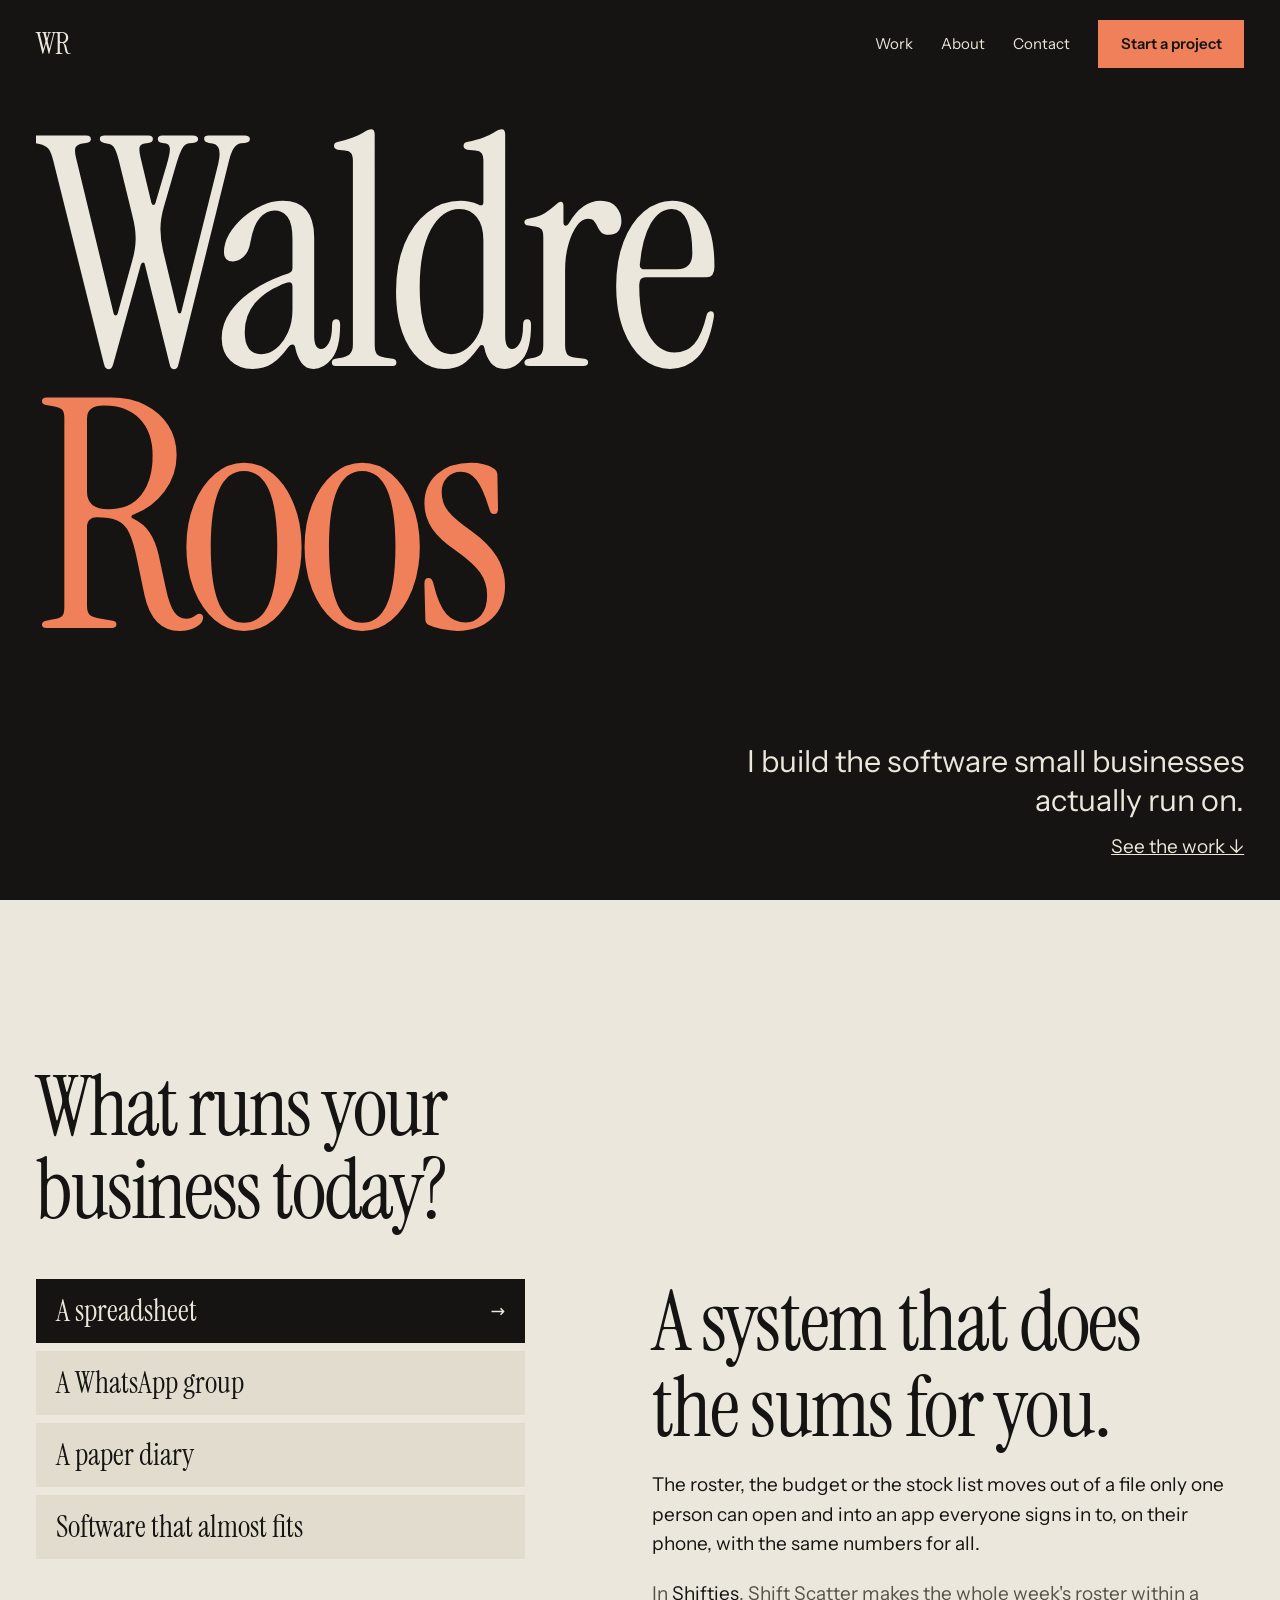
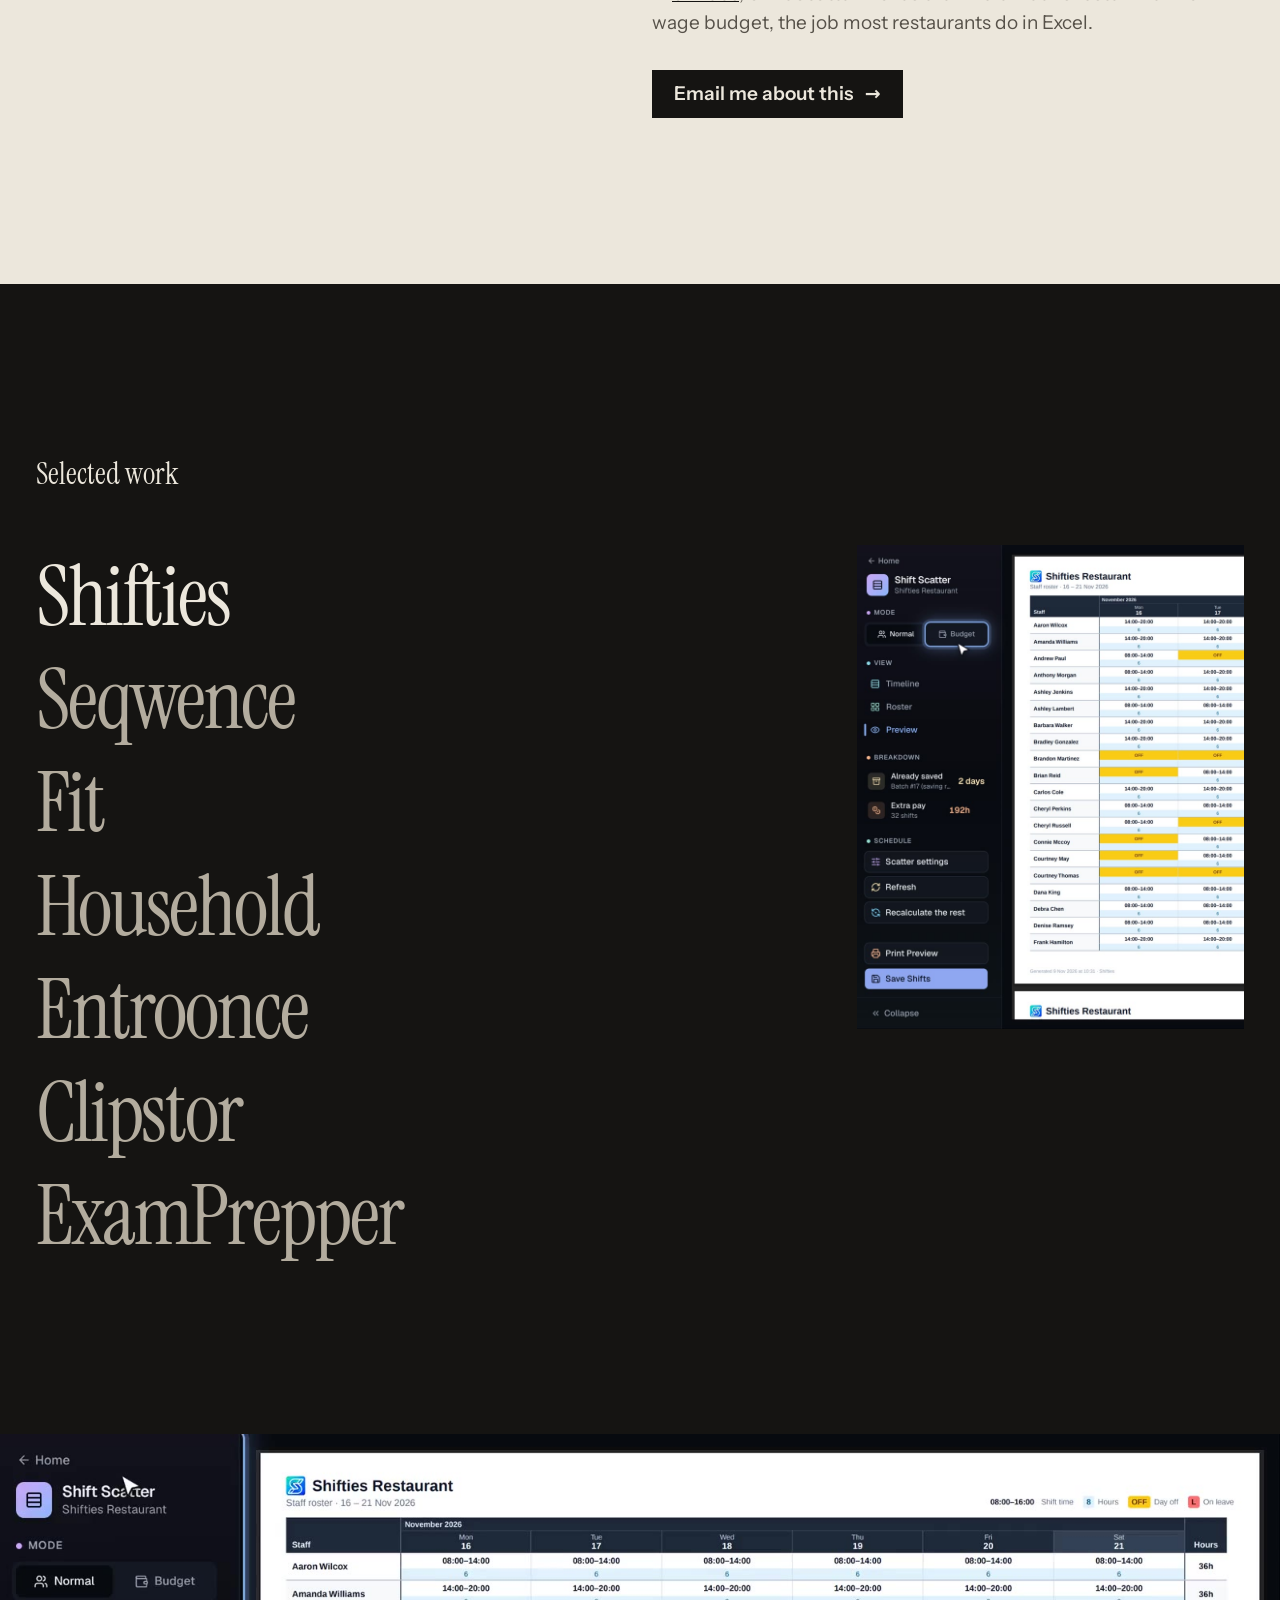
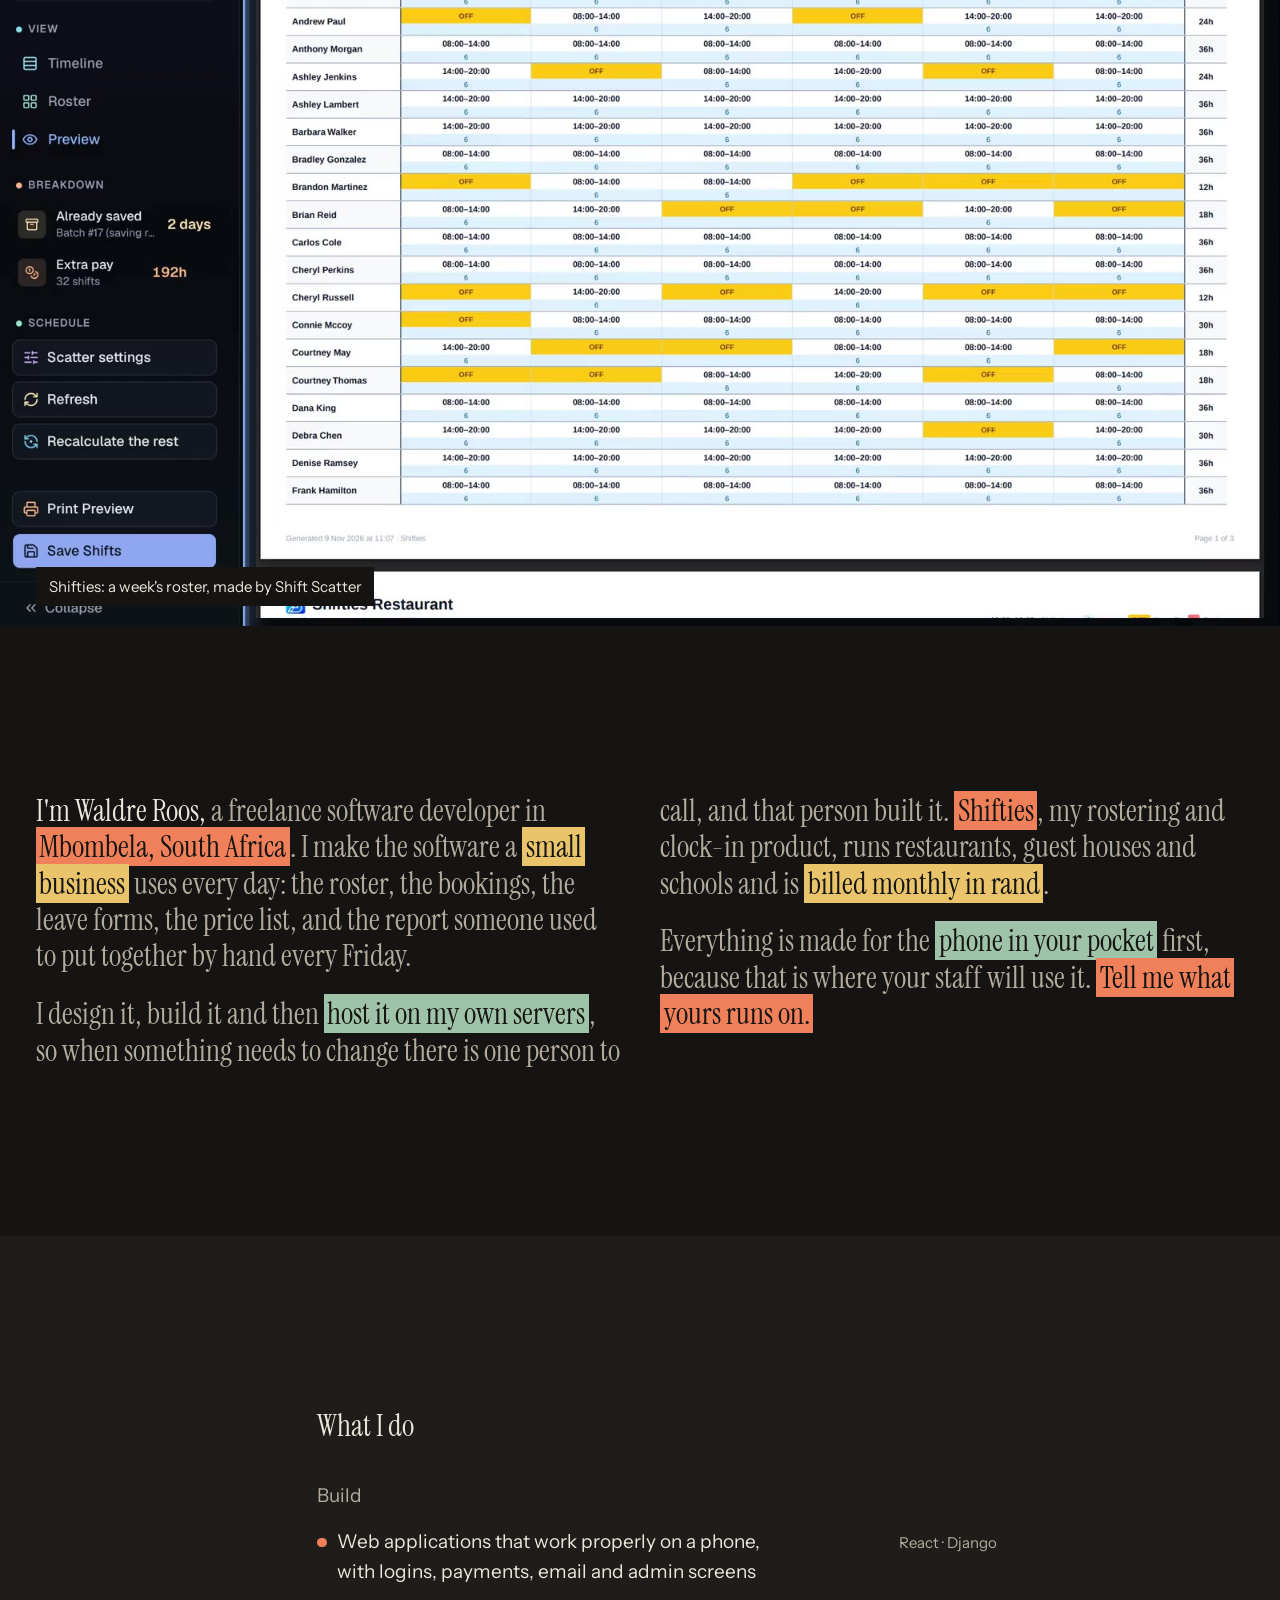
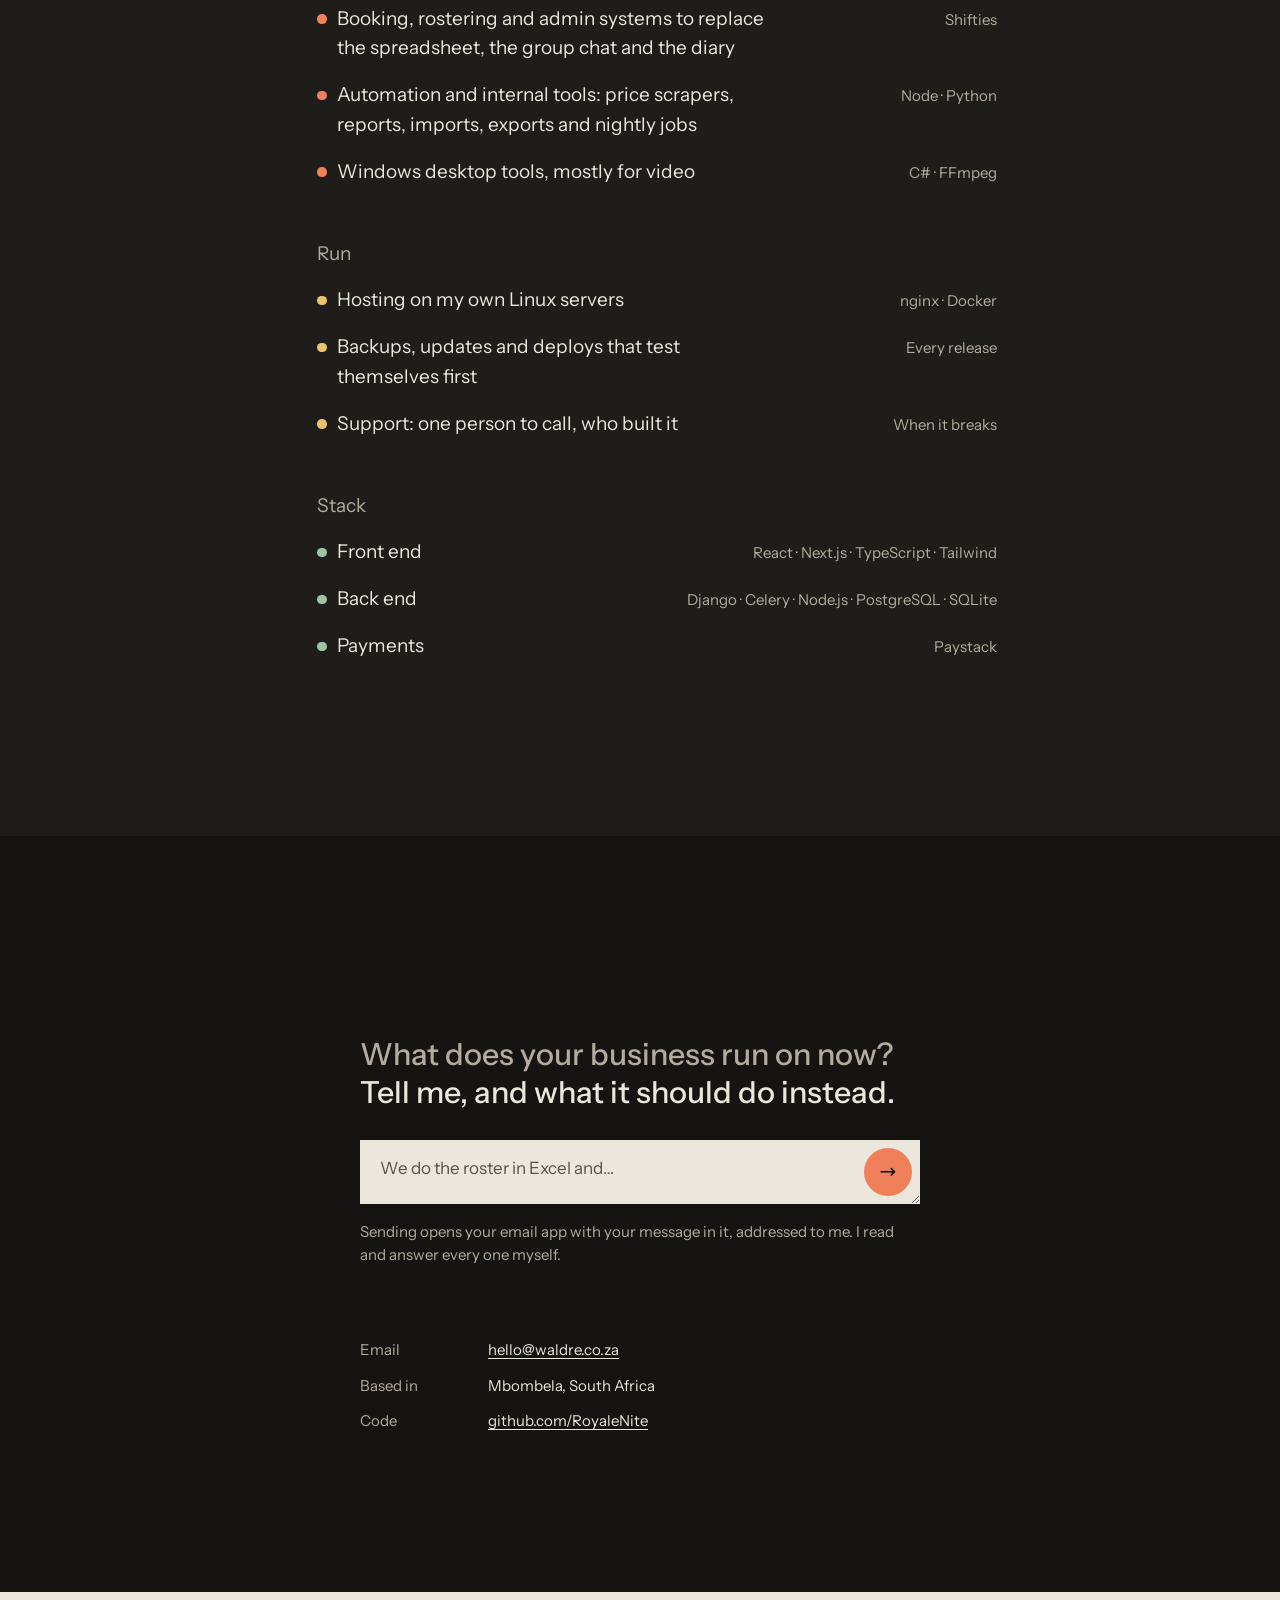
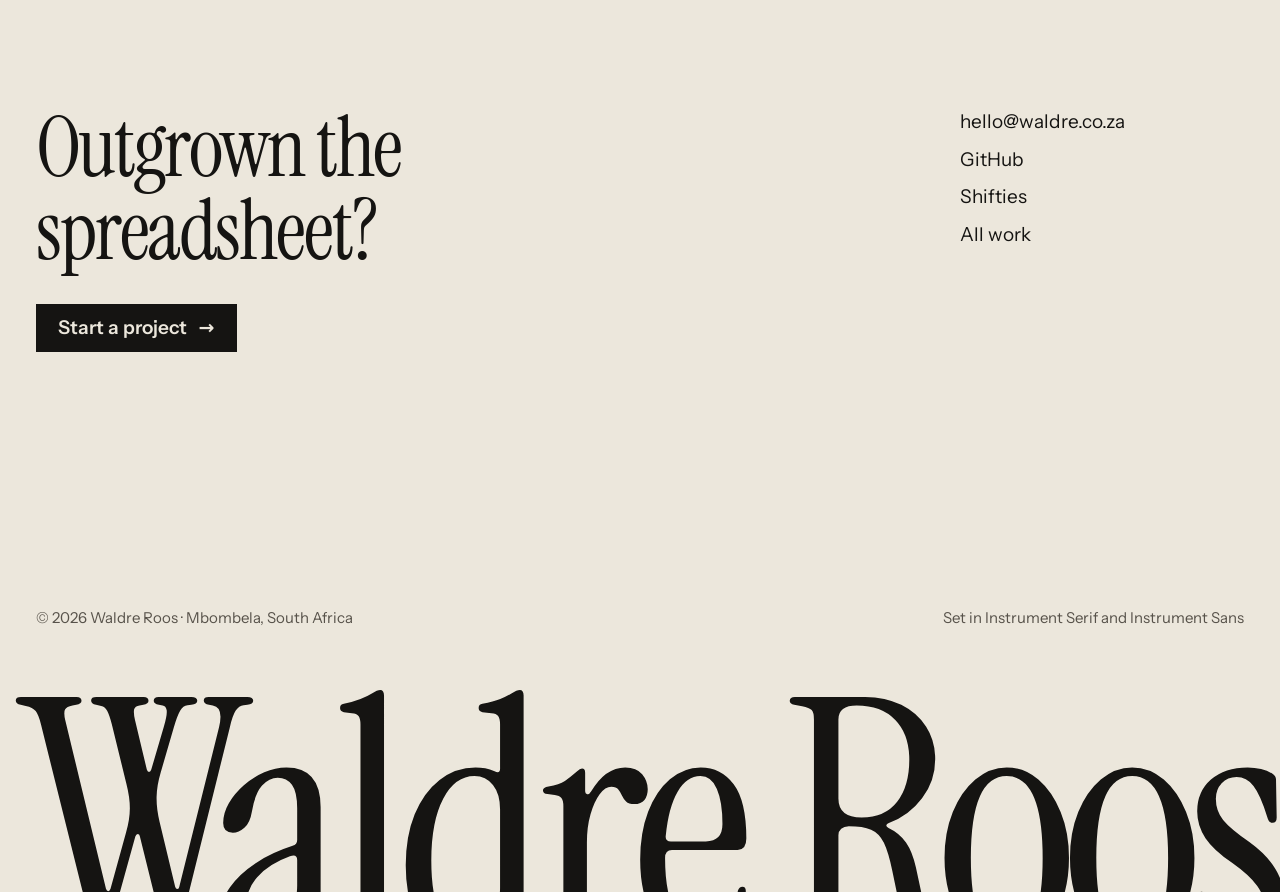
<file: index.html>
<!doctype html>
<html lang="en-ZA">
<head>
<meta charset="utf-8">
<meta name="viewport" content="width=device-width, initial-scale=1">
<title>Waldre Roos · Software for small businesses</title>
<meta name="description" content="Freelance software developer in Mbombela, South Africa. I design, build and host the rostering, booking and admin software small businesses run on.">
<meta property="og:title" content="Waldre Roos · Software for small businesses">
<meta property="og:description" content="Freelance software developer in Mbombela, South Africa. I design, build and host the rostering, booking and admin software small businesses run on.">
<meta property="og:type" content="website">
<meta property="og:url" content="https://royalenite.github.io/">
<meta property="og:image" content="https://royalenite.github.io/assets/social.png">
<meta name="twitter:card" content="summary_large_image">
<meta name="theme-color" content="#151412">
<link rel="icon" href="/assets/favicon.svg" type="image/svg+xml">
<link rel="preload" href="/assets/fonts/instrument-serif.woff2" as="font" type="font/woff2" crossorigin>
<link rel="stylesheet" href="/assets/site.css">
<script>document.documentElement.classList.add('js')</script>
</head>
<body>
<a class="skip" href="#main">Skip to content</a>
<header class="top">
  <a class="monogram" href="/" aria-label="Waldre Roos, home">WR</a>
  <nav aria-label="Main">
    <a href="/#work" class="hide-s">Work</a>
    <a href="/#about" class="hide-s">About</a>
    <a href="/contact">Contact</a>
    <a class="button" href="mailto:hello@waldre.co.za?subject=A%20project">Start a project</a>
  </nav>
</header>
<main id="main">
<section class="hero" aria-label="Introduction">
  <h1><span class="line"><span data-line style="--i:0">Waldre</span></span><span class="line two"><span data-line style="--i:1">Roos</span></span></h1>
  <p class="say" data-rise>I build the software small businesses actually run on.<a href="#work" class="link">See the work ↓</a></p>
</section>

<section class="now" aria-labelledby="now-h">
  <h2 id="now-h" data-reveal>What runs your business today?</h2>
  <ul class="choices" role="list" data-reveal style="--i:1">
      <li><button class="choice" type="button" data-key="sheet" aria-pressed="false" aria-controls="answer">A spreadsheet</button></li>
      <li><button class="choice" type="button" data-key="chat" aria-pressed="false" aria-controls="answer">A WhatsApp group</button></li>
      <li><button class="choice" type="button" data-key="paper" aria-pressed="false" aria-controls="answer">A paper diary</button></li>
      <li><button class="choice" type="button" data-key="almost" aria-pressed="false" aria-controls="answer">Software that almost fits</button></li>
  </ul>
  <div class="answer" id="answer" aria-live="polite" data-reveal style="--i:2">
    <div class="panel" data-key="sheet" data-subject="Moving off a spreadsheet" data-body="Hi Waldre,

We run [what] in a spreadsheet at the moment. It would help if…
">
      <h3>A system that does the sums for you.</h3>
      <p>The roster, the budget or the stock list moves out of a file only one person can open and into an app everyone signs in to, on their phone, with the same numbers for all.</p>
      <p class="proof">In <a href="/work/shifties">Shifties</a>, Shift Scatter makes the whole week's roster within a wage budget, the job most restaurants do in Excel.</p>
      <a class="button dark" href="mailto:hello@waldre.co.za?subject=Moving%20off%20a%20spreadsheet">Email me about this <span class="arrow" aria-hidden="true">→</span></a>
    </div>
    <div class="panel" data-key="chat" data-subject="Getting out of the WhatsApp group" data-body="Hi Waldre,

At the moment we organise [what] in a WhatsApp group. It would help if…
">
      <h3>One place where the answer stays put.</h3>
      <p>Leave requests, swaps and &quot;who&#x27;s on tomorrow?&quot; get asked once, answered once and kept, instead of scrolling back through a group chat.</p>
      <p class="proof"><a href="/work/shifties">Shifties</a> handles leave requests with approval, and staff clock in on a shared tablet instead of messaging the manager.</p>
      <a class="button dark" href="mailto:hello@waldre.co.za?subject=Getting%20out%20of%20the%20WhatsApp%20group">Email me about this <span class="arrow" aria-hidden="true">→</span></a>
    </div>
    <div class="panel" data-key="paper" data-subject="Bookings instead of a paper diary" data-body="Hi Waldre,

We take bookings in a paper diary / by phone. It would help if…
">
      <h3>Bookings people can make themselves.</h3>
      <p>Customers book from a link at any hour, you see the day at a glance, and nothing is double-booked because the system already knows what&#x27;s taken.</p>
      <p class="proof"><a href="/work/shifties">Shifties</a> has a public booking page and a bookings screen for the team, next to the roster.</p>
      <a class="button dark" href="mailto:hello@waldre.co.za?subject=Bookings%20instead%20of%20a%20paper%20diary">Email me about this <span class="arrow" aria-hidden="true">→</span></a>
    </div>
    <div class="panel" data-key="almost" data-subject="The part our software doesn&#x27;t do" data-body="Hi Waldre,

We use [software], but it doesn&#x27;t…
">
      <h3>The missing part, built to fit.</h3>
      <p>Most businesses already pay for software that does nearly everything. I build the part around it: the import, the report, the price check, the job that runs every night.</p>
      <p class="proof">The price finder in <a href="/work/household">Household</a> searches eight South African retailers at once and compares the same product across them.</p>
      <a class="button dark" href="mailto:hello@waldre.co.za?subject=The%20part%20our%20software%20doesn&#x27;t%20do">Email me about this <span class="arrow" aria-hidden="true">→</span></a>
    </div>
  </div>
</section>

<section class="work" id="work" aria-labelledby="work-h">
  <h2 id="work-h" data-reveal>Selected work</h2>
  <ul class="names" data-reveal style="--i:1">
      <li><a href="/work/shifties"><img class="pic" src="/assets/img/shifties-roster.jpg" alt="A week&#x27;s staff roster made by Shift Scatter, with shift times and days off" width="1600" height="1000" loading="lazy"><span class="n">Shifties</span></a></li>
      <li><a href="/work/seqwence"><img class="pic" src="/assets/img/seqwence-editor.jpg" alt="The Seqwence editor: library, monitor, timeline and effect controls" width="1600" height="1000" loading="lazy"><span class="n">Seqwence</span></a></li>
      <li><a href="/work/fit"><div class="typecard c2 pic" aria-hidden="true">A year of training, one square a day.</div><span class="n">Fit</span></a></li>
      <li><a href="/work/household"><div class="typecard c3 pic" aria-hidden="true">One search, every shop&#x27;s price.</div><span class="n">Household</span></a></li>
      <li><a href="/work/entroonce"><img class="pic" src="/assets/img/entroonce-setup.png" alt="Entroonce&#x27;s setup page, finished and ready" width="1600" height="1000" loading="lazy"><span class="n">Entroonce</span></a></li>
      <li><a href="/work/clipstor"><div class="typecard c1 pic" aria-hidden="true">A folder of clips, sorted by game and date.</div><span class="n">Clipstor</span></a></li>
      <li><a href="/work/examprepper"><div class="typecard c4 pic" aria-hidden="true">Five kinds of question, one practice exam.</div><span class="n">ExamPrepper</span></a></li>
  </ul>
  <div class="frame" aria-hidden="true">
    <img class="" src="/assets/img/shifties-roster.jpg" alt="A week&#x27;s staff roster made by Shift Scatter, with shift times and days off" width="1600" height="1000">
    <img class="" src="/assets/img/seqwence-editor.jpg" alt="The Seqwence editor: library, monitor, timeline and effect controls" width="1600" height="1000">
    <div class="typecard c2 " aria-hidden="true">A year of training, one square a day.</div>
    <div class="typecard c3 " aria-hidden="true">One search, every shop&#x27;s price.</div>
    <img class="" src="/assets/img/entroonce-setup.png" alt="Entroonce&#x27;s setup page, finished and ready" width="1600" height="1000">
    <div class="typecard c1 " aria-hidden="true">A folder of clips, sorted by game and date.</div>
    <div class="typecard c4 " aria-hidden="true">Five kinds of question, one practice exam.</div>
  </div>
</section>

<figure class="band">
  <video src="/assets/img/shifties-scatter.mp4" poster="/assets/img/shifties-scatter-poster.jpg" width="1600" height="1000" autoplay muted loop playsinline preload="metadata" aria-label="Shifties: Shift Scatter switching between the timeline, the roster and the printable preview"></video>
  <figcaption>Shifties: a week's roster, made by Shift Scatter</figcaption>
</figure>

<section class="about" id="about" aria-label="About">
  <div class="story" data-reveal>
    <p><strong>I'm Waldre Roos,</strong> a freelance software developer in <mark class="hl a">Mbombela, South Africa</mark>. I make the software a <mark class="hl b">small business</mark> uses every day: the roster, the bookings, the leave forms, the price list, and the report someone used to put together by hand every Friday.</p>
    <p>I design it, build it and then <mark class="hl c">host it on my own servers</mark>, so when something needs to change there is one person to call, and that person built it. <mark class="hl a">Shifties</mark>, my rostering and clock-in product, runs restaurants, guest houses and schools and is <mark class="hl b">billed monthly in rand</mark>.</p>
    <p>Everything is made for the <mark class="hl c">phone in your pocket</mark> first, because that is where your staff will use it. <a class="hl" href="/contact">Tell me what yours runs on.</a></p>
  </div>
</section>

<section class="services" aria-labelledby="svc-h">
  <div class="col">
    <h2 id="svc-h" data-reveal>What I do</h2>
    <div class="group" data-reveal style="--i:0">
      <p>Build</p>
      <ul>
        <li><span class="name"><span class="dot" style="background:var(--hl-1)"></span><span>Web applications that work properly on a phone, with logins, payments, email and admin screens</span></span><span class="val">React · Django</span></li>
        <li><span class="name"><span class="dot" style="background:var(--hl-1)"></span><span>Booking, rostering and admin systems to replace the spreadsheet, the group chat and the diary</span></span><span class="val">Shifties</span></li>
        <li><span class="name"><span class="dot" style="background:var(--hl-1)"></span><span>Automation and internal tools: price scrapers, reports, imports, exports and nightly jobs</span></span><span class="val">Node · Python</span></li>
        <li><span class="name"><span class="dot" style="background:var(--hl-1)"></span><span>Windows desktop tools, mostly for video</span></span><span class="val">C# · FFmpeg</span></li>
      </ul>
    </div>
    <div class="group" data-reveal style="--i:1">
      <p>Run</p>
      <ul>
        <li><span class="name"><span class="dot" style="background:var(--hl-2)"></span><span>Hosting on my own Linux servers</span></span><span class="val">nginx · Docker</span></li>
        <li><span class="name"><span class="dot" style="background:var(--hl-2)"></span><span>Backups, updates and deploys that test themselves first</span></span><span class="val">Every release</span></li>
        <li><span class="name"><span class="dot" style="background:var(--hl-2)"></span><span>Support: one person to call, who built it</span></span><span class="val">When it breaks</span></li>
      </ul>
    </div>
    <div class="group" data-reveal style="--i:2">
      <p>Stack</p>
      <ul>
        <li><span class="name"><span class="dot" style="background:var(--hl-3)"></span><span>Front end</span></span><span class="val">React · Next.js · TypeScript · Tailwind</span></li>
        <li><span class="name"><span class="dot" style="background:var(--hl-3)"></span><span>Back end</span></span><span class="val">Django · Celery · Node.js · PostgreSQL · SQLite</span></li>
        <li><span class="name"><span class="dot" style="background:var(--hl-3)"></span><span>Payments</span></span><span class="val">Paystack</span></li>
      </ul>
    </div>
  </div>
</section>

<section class="contact" id="contact" aria-labelledby="contact-h">
  <div class="col">
    <h2 class="prompt" id="contact-h" data-reveal>What does your business run on now?</h2>
    <p class="prompt-2" data-reveal>Tell me, and what it should do instead.</p>
    <form data-mail action="mailto:hello@waldre.co.za" method="post" enctype="text/plain" data-reveal style="--i:1">
      <label class="sr-only" for="msg">Your message</label>
      <textarea id="msg" name="message" rows="1" placeholder="We do the roster in Excel and…"></textarea>
      <button type="submit" aria-label="Send by email">→</button>
    </form>
    <p class="next" data-reveal style="--i:2">Sending opens your email app with your message in it, addressed to me. I read and answer every one myself.</p>
    <dl data-reveal style="--i:3">
      <dt>Email</dt><dd><a href="mailto:hello@waldre.co.za">hello@waldre.co.za</a></dd>
      <dt>Based in</dt><dd>Mbombela, South Africa</dd>
      <dt>Code</dt><dd><a href="https://github.com/RoyaleNite">github.com/RoyaleNite</a></dd>
    </dl>
  </div>
</section>

</main>
<footer class="foot">
  <div class="invite" data-reveal>
    <p>Outgrown the spreadsheet?</p>
    <a class="button dark" href="/contact">Start a project <span class="arrow" aria-hidden="true">→</span></a>
  </div>
  <div class="links" data-reveal style="--i:1">
    <a href="mailto:hello@waldre.co.za">hello@waldre.co.za</a>
    <a href="https://github.com/RoyaleNite">GitHub</a>
    <a href="https://shifties.co.za">Shifties</a>
    <a href="/#work">All work</a>
  </div>
  <div class="legal">
    <span>© 2026 Waldre Roos · Mbombela, South Africa</span>
    <span>Set in Instrument Serif and Instrument Sans</span>
  </div>
  <p class="name" aria-hidden="true">Waldre Roos</p>
</footer>
<script src="/assets/site.js" defer></script>
</body>
</html>
</file>
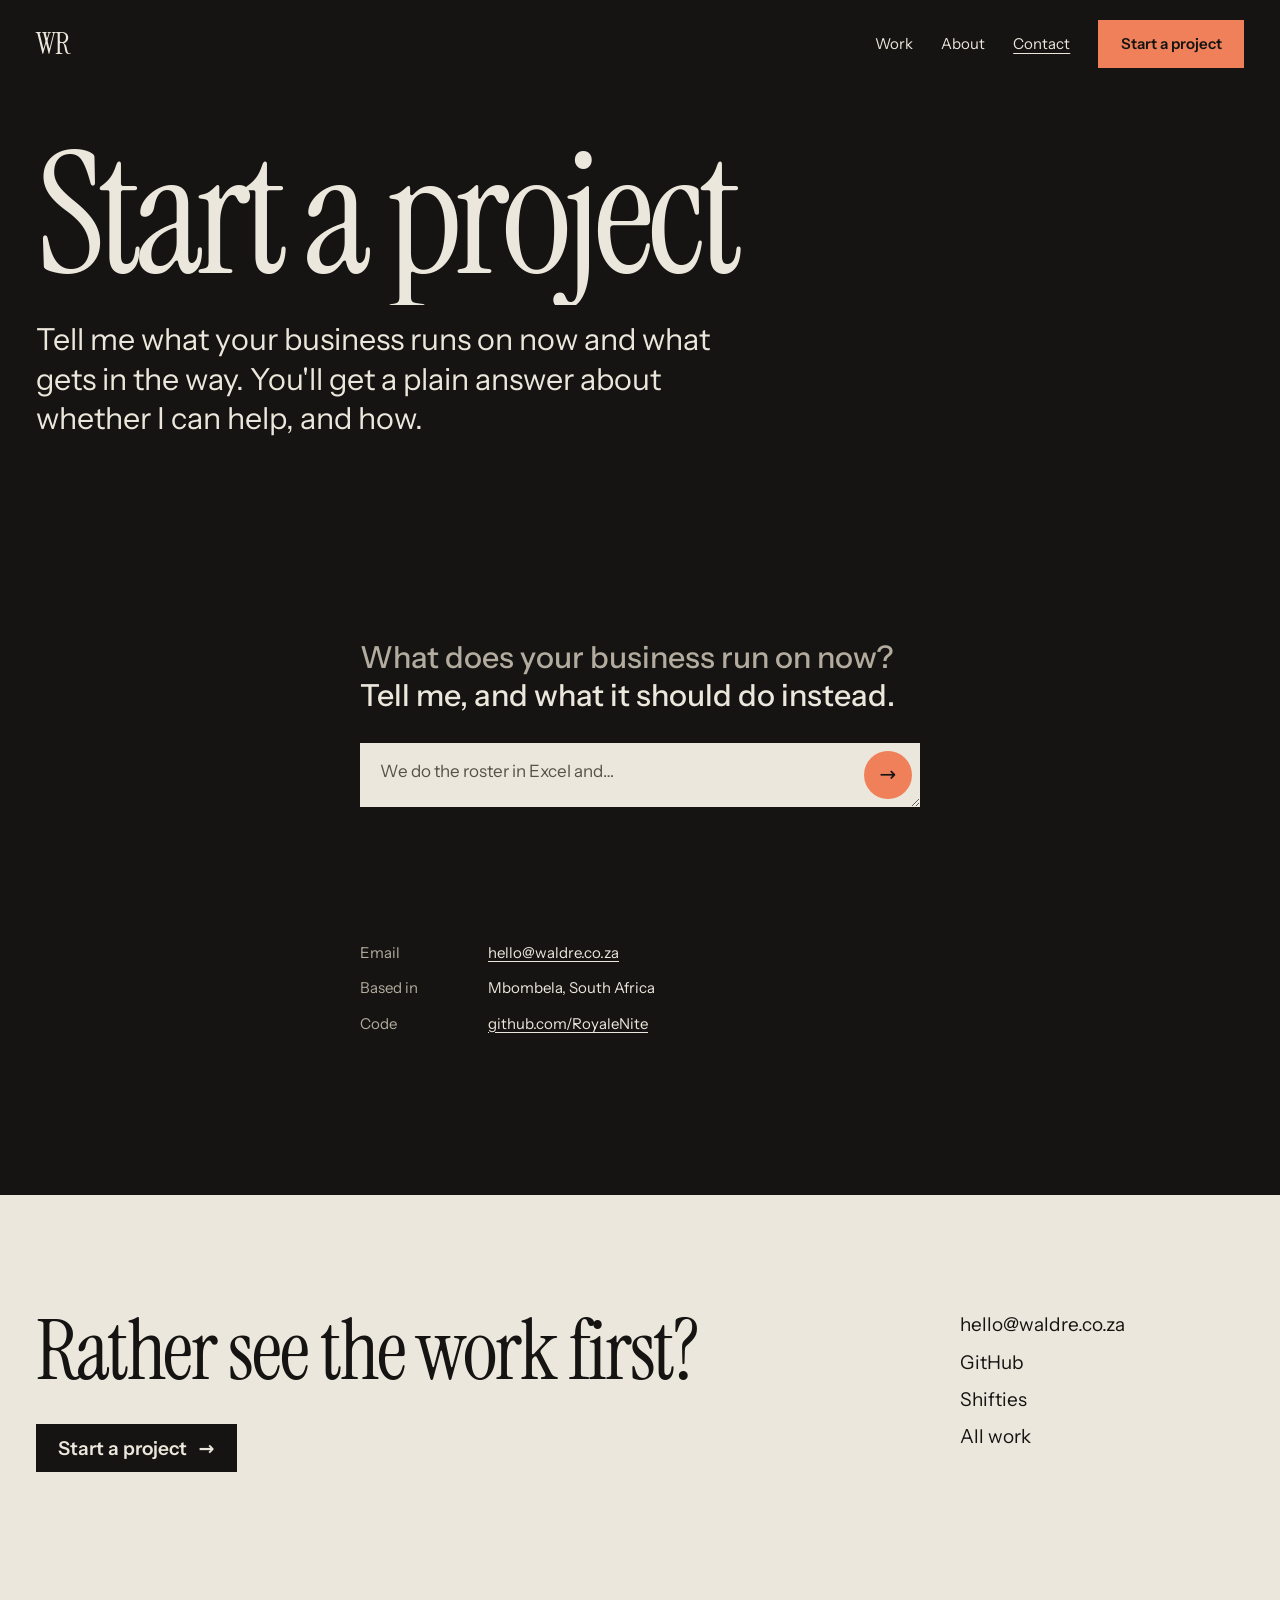
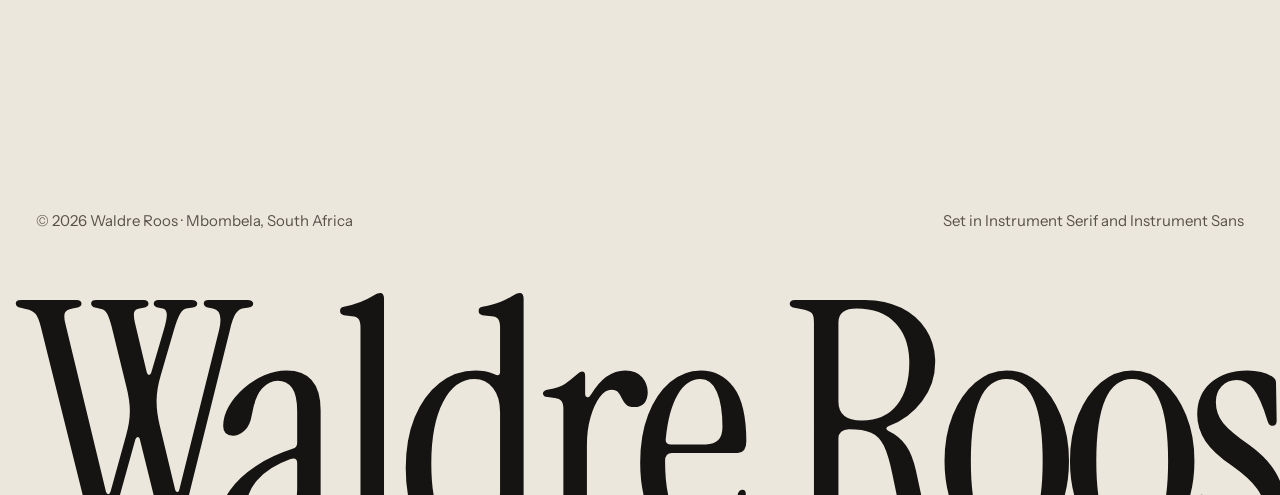
<file: contact.html>
<!doctype html>
<html lang="en-ZA">
<head>
<meta charset="utf-8">
<meta name="viewport" content="width=device-width, initial-scale=1">
<title>Contact · Waldre Roos</title>
<meta name="description" content="Start a project with Waldre Roos, a freelance software developer in Mbombela, South Africa.">
<meta property="og:title" content="Contact · Waldre Roos">
<meta property="og:description" content="Start a project with Waldre Roos, a freelance software developer in Mbombela, South Africa.">
<meta property="og:type" content="website">
<meta property="og:url" content="https://royalenite.github.io/contact">
<meta property="og:image" content="https://royalenite.github.io/assets/social.png">
<meta name="twitter:card" content="summary_large_image">
<meta name="theme-color" content="#151412">
<link rel="icon" href="/assets/favicon.svg" type="image/svg+xml">
<link rel="preload" href="/assets/fonts/instrument-serif.woff2" as="font" type="font/woff2" crossorigin>
<link rel="stylesheet" href="/assets/site.css">
<script>document.documentElement.classList.add('js')</script>
</head>
<body>
<a class="skip" href="#main">Skip to content</a>
<header class="top">
  <a class="monogram" href="/" aria-label="Waldre Roos, home">WR</a>
  <nav aria-label="Main">
    <a href="/#work" class="hide-s">Work</a>
    <a href="/#about" class="hide-s">About</a>
    <a href="/contact" aria-current="page">Contact</a>
    <a class="button" href="mailto:hello@waldre.co.za?subject=A%20project">Start a project</a>
  </nav>
</header>
<main id="main">
<section class="case-head">
  <h1><span class="line"><span data-line>Start a project</span></span></h1>
  <p class="lede" data-rise>Tell me what your business runs on now and what gets in the way. You'll get a plain answer about whether I can help, and how.</p>
</section>
<section class="contact" id="contact" aria-labelledby="contact-h">
  <div class="col">
    <h2 class="prompt" id="contact-h" data-reveal>What does your business run on now?</h2>
    <p class="prompt-2" data-reveal>Tell me, and what it should do instead.</p>
    <form data-mail action="mailto:hello@waldre.co.za" method="post" enctype="text/plain" data-reveal style="--i:1">
      <label class="sr-only" for="msg">Your message</label>
      <textarea id="msg" name="message" rows="1" placeholder="We do the roster in Excel and…"></textarea>
      <button type="submit" aria-label="Send by email">→</button>
    </form>
    <p class="next" data-reveal style="--i:2">Sending opens your email app with your message in it, addressed to me. I read and answer every one myself.</p>
    <dl data-reveal style="--i:3">
      <dt>Email</dt><dd><a href="mailto:hello@waldre.co.za">hello@waldre.co.za</a></dd>
      <dt>Based in</dt><dd>Mbombela, South Africa</dd>
      <dt>Code</dt><dd><a href="https://github.com/RoyaleNite">github.com/RoyaleNite</a></dd>
    </dl>
  </div>
</section>

</main>
<footer class="foot">
  <div class="invite" data-reveal>
    <p>Rather see the work first?</p>
    <a class="button dark" href="/contact">Start a project <span class="arrow" aria-hidden="true">→</span></a>
  </div>
  <div class="links" data-reveal style="--i:1">
    <a href="mailto:hello@waldre.co.za">hello@waldre.co.za</a>
    <a href="https://github.com/RoyaleNite">GitHub</a>
    <a href="https://shifties.co.za">Shifties</a>
    <a href="/#work">All work</a>
  </div>
  <div class="legal">
    <span>© 2026 Waldre Roos · Mbombela, South Africa</span>
    <span>Set in Instrument Serif and Instrument Sans</span>
  </div>
  <p class="name" aria-hidden="true">Waldre Roos</p>
</footer>
<script src="/assets/site.js" defer></script>
</body>
</html>
</file>
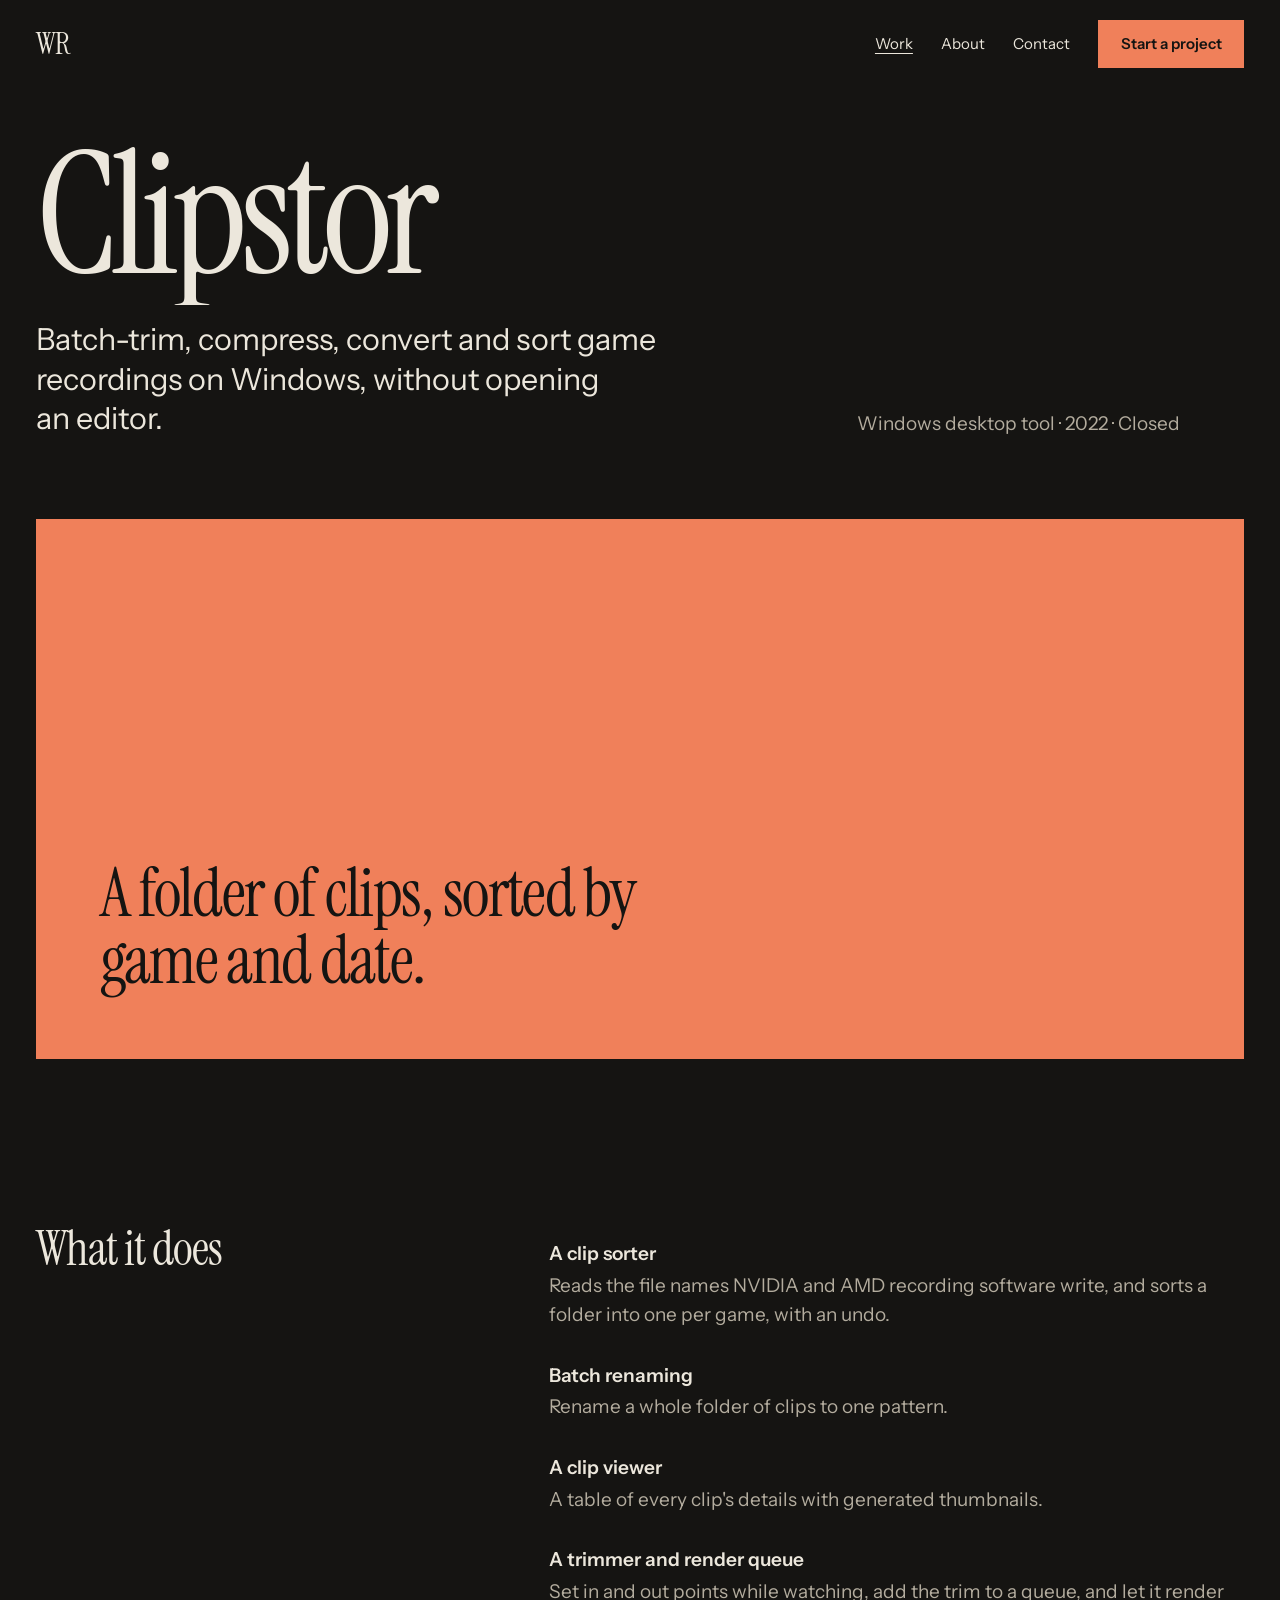
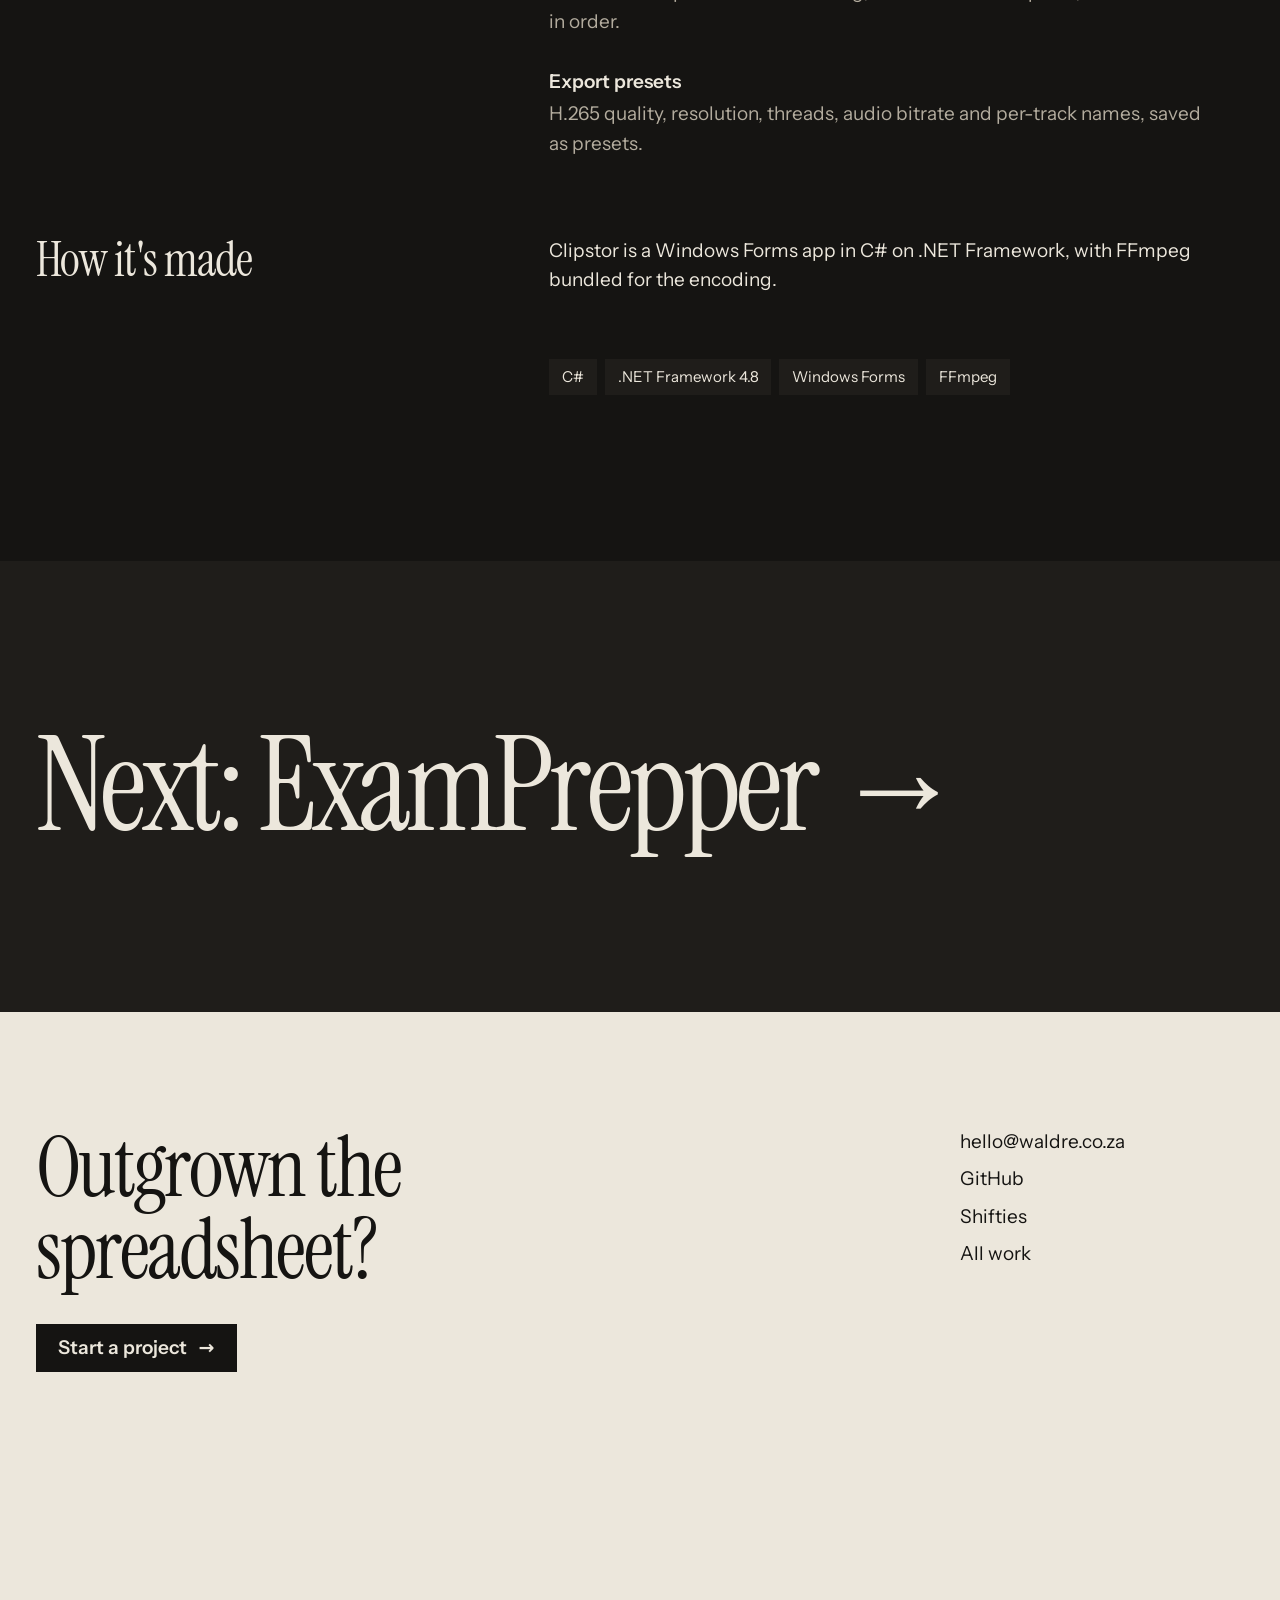
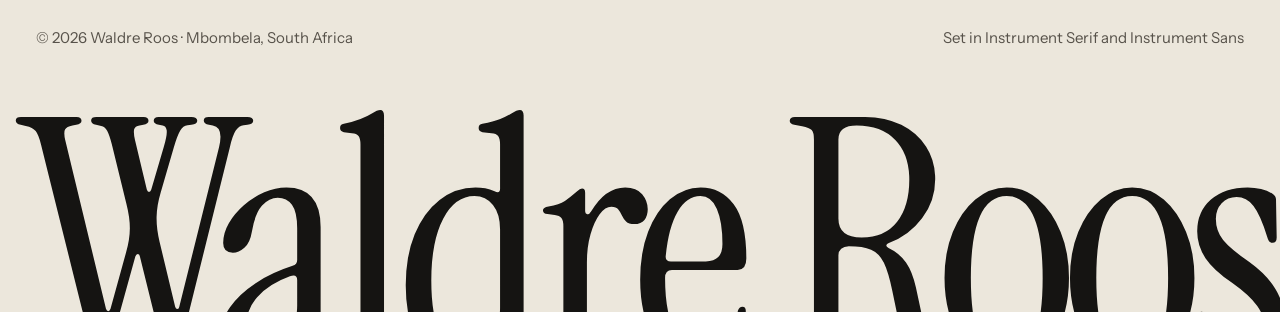
<file: work/clipstor.html>
<!doctype html>
<html lang="en-ZA">
<head>
<meta charset="utf-8">
<meta name="viewport" content="width=device-width, initial-scale=1">
<title>Clipstor · Waldre Roos</title>
<meta name="description" content="Batch-trim, compress, convert and sort game recordings on Windows, without opening an editor.">
<meta property="og:title" content="Clipstor · Waldre Roos">
<meta property="og:description" content="Batch-trim, compress, convert and sort game recordings on Windows, without opening an editor.">
<meta property="og:type" content="website">
<meta property="og:url" content="https://royalenite.github.io/work/clipstor">
<meta property="og:image" content="https://royalenite.github.io/assets/social.png">
<meta name="twitter:card" content="summary_large_image">
<meta name="theme-color" content="#151412">
<link rel="icon" href="/assets/favicon.svg" type="image/svg+xml">
<link rel="preload" href="/assets/fonts/instrument-serif.woff2" as="font" type="font/woff2" crossorigin>
<link rel="stylesheet" href="/assets/site.css">
<script>document.documentElement.classList.add('js')</script>
</head>
<body>
<a class="skip" href="#main">Skip to content</a>
<header class="top">
  <a class="monogram" href="/" aria-label="Waldre Roos, home">WR</a>
  <nav aria-label="Main">
    <a href="/#work" aria-current="page" class="hide-s">Work</a>
    <a href="/#about" class="hide-s">About</a>
    <a href="/contact">Contact</a>
    <a class="button" href="mailto:hello@waldre.co.za?subject=A%20project">Start a project</a>
  </nav>
</header>
<main id="main">
<section class="case-head">
  <h1><span class="line"><span data-line>Clipstor</span></span></h1>
  <p class="lede" data-rise>Batch-trim, compress, convert and sort game recordings on Windows, without opening an editor.</p>
  <p class="facts" data-rise style="--i:1">Windows desktop tool · 2022 · Closed</p>
</section>
<div class="case-type typecard c1" data-reveal><span>A folder of clips, sorted by game and date.</span></div>
<section class="case-body">
  <h2 data-reveal>What it does</h2>
  <ul class="feat">
      <li data-reveal style="--i:0"><b>A clip sorter</b><p>Reads the file names NVIDIA and AMD recording software write, and sorts a folder into one per game, with an undo.</p></li>
      <li data-reveal style="--i:1"><b>Batch renaming</b><p>Rename a whole folder of clips to one pattern.</p></li>
      <li data-reveal style="--i:2"><b>A clip viewer</b><p>A table of every clip&#x27;s details with generated thumbnails.</p></li>
      <li data-reveal style="--i:3"><b>A trimmer and render queue</b><p>Set in and out points while watching, add the trim to a queue, and let it render in order.</p></li>
      <li data-reveal style="--i:4"><b>Export presets</b><p>H.265 quality, resolution, threads, audio bitrate and per-track names, saved as presets.</p></li>
  </ul>
  <h2 data-reveal>How it's made</h2>
  <div class="prose" data-reveal>
      <p>Clipstor is a Windows Forms app in C# on .NET Framework, with FFmpeg bundled for the encoding.</p>
  </div>
  <ul class="stack" aria-label="Built with" data-reveal><li>C#</li><li>.NET Framework 4.8</li><li>Windows Forms</li><li>FFmpeg</li></ul>
</section>
<a class="next-case" href="/work/examprepper"><strong>Next: ExamPrepper →</strong></a>
</main>
<footer class="foot">
  <div class="invite" data-reveal>
    <p>Outgrown the spreadsheet?</p>
    <a class="button dark" href="/contact">Start a project <span class="arrow" aria-hidden="true">→</span></a>
  </div>
  <div class="links" data-reveal style="--i:1">
    <a href="mailto:hello@waldre.co.za">hello@waldre.co.za</a>
    <a href="https://github.com/RoyaleNite">GitHub</a>
    <a href="https://shifties.co.za">Shifties</a>
    <a href="/#work">All work</a>
  </div>
  <div class="legal">
    <span>© 2026 Waldre Roos · Mbombela, South Africa</span>
    <span>Set in Instrument Serif and Instrument Sans</span>
  </div>
  <p class="name" aria-hidden="true">Waldre Roos</p>
</footer>
<script src="/assets/site.js" defer></script>
</body>
</html>
</file>
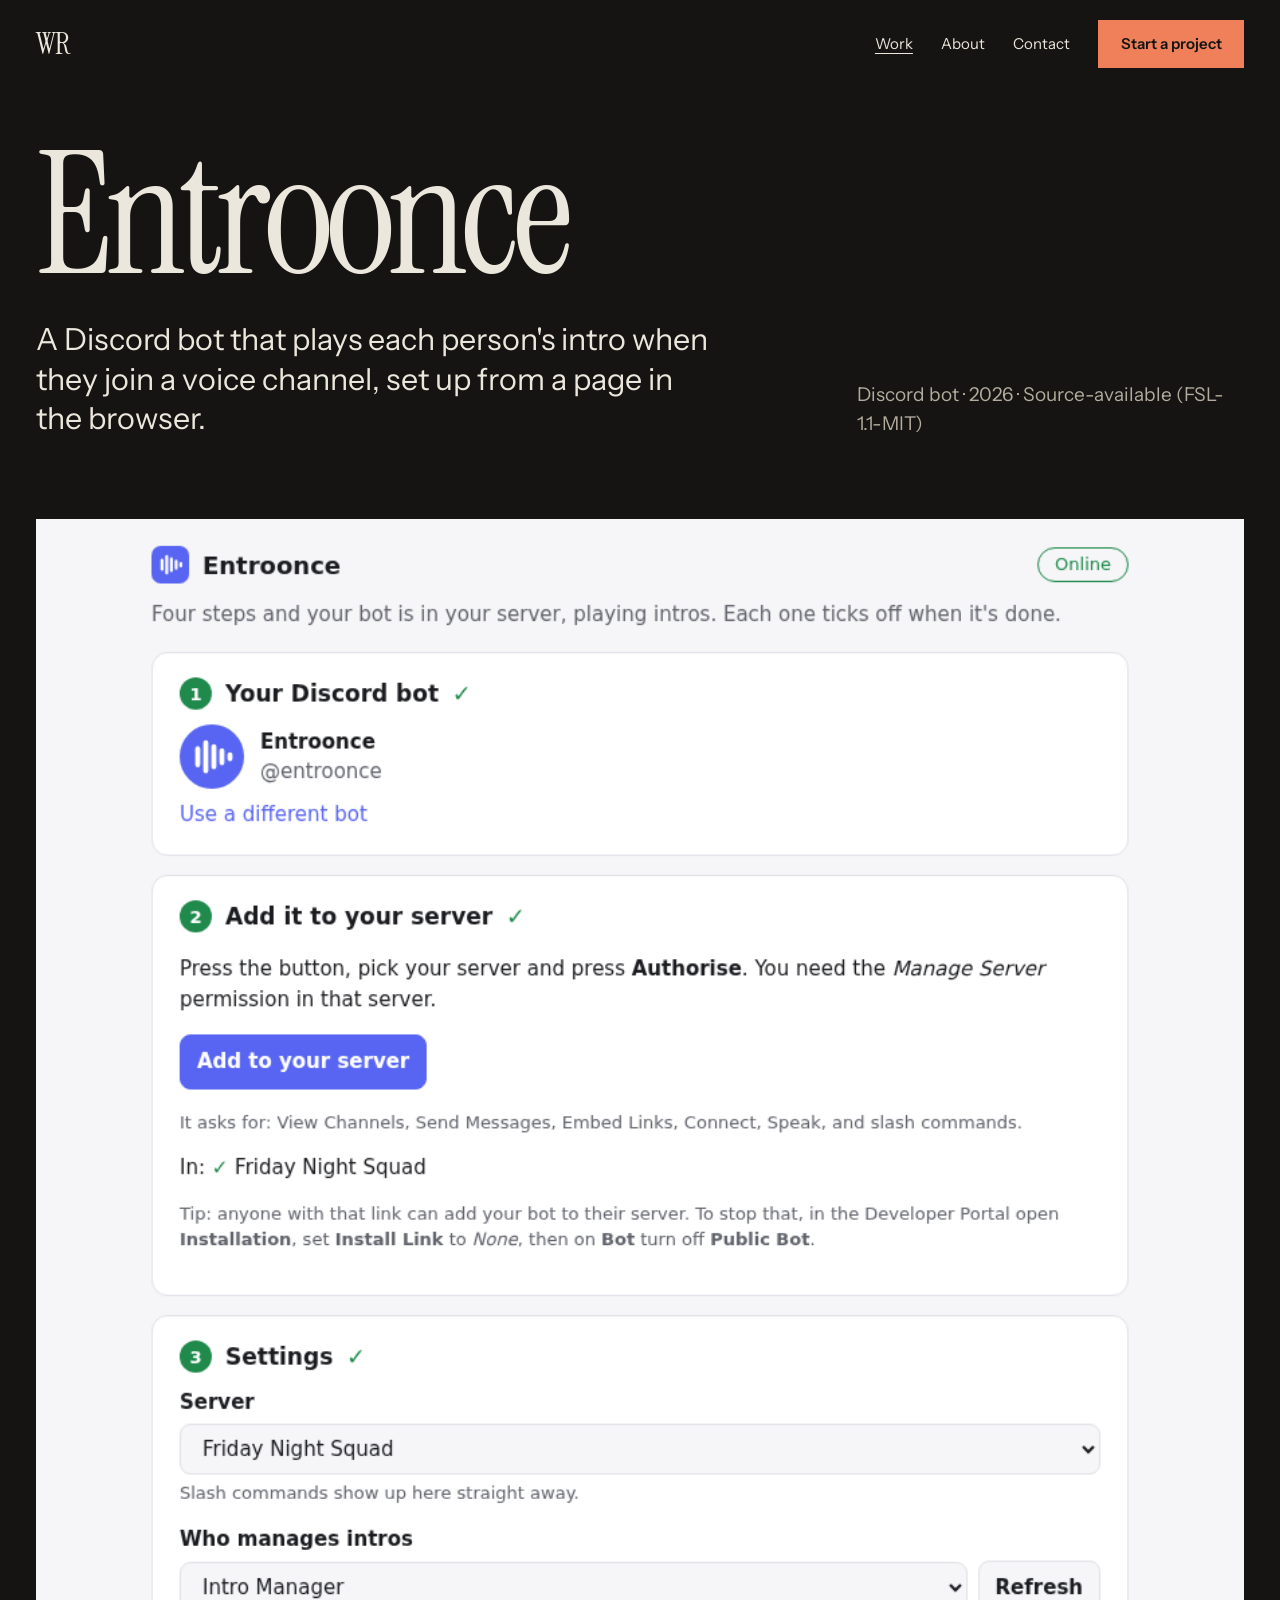
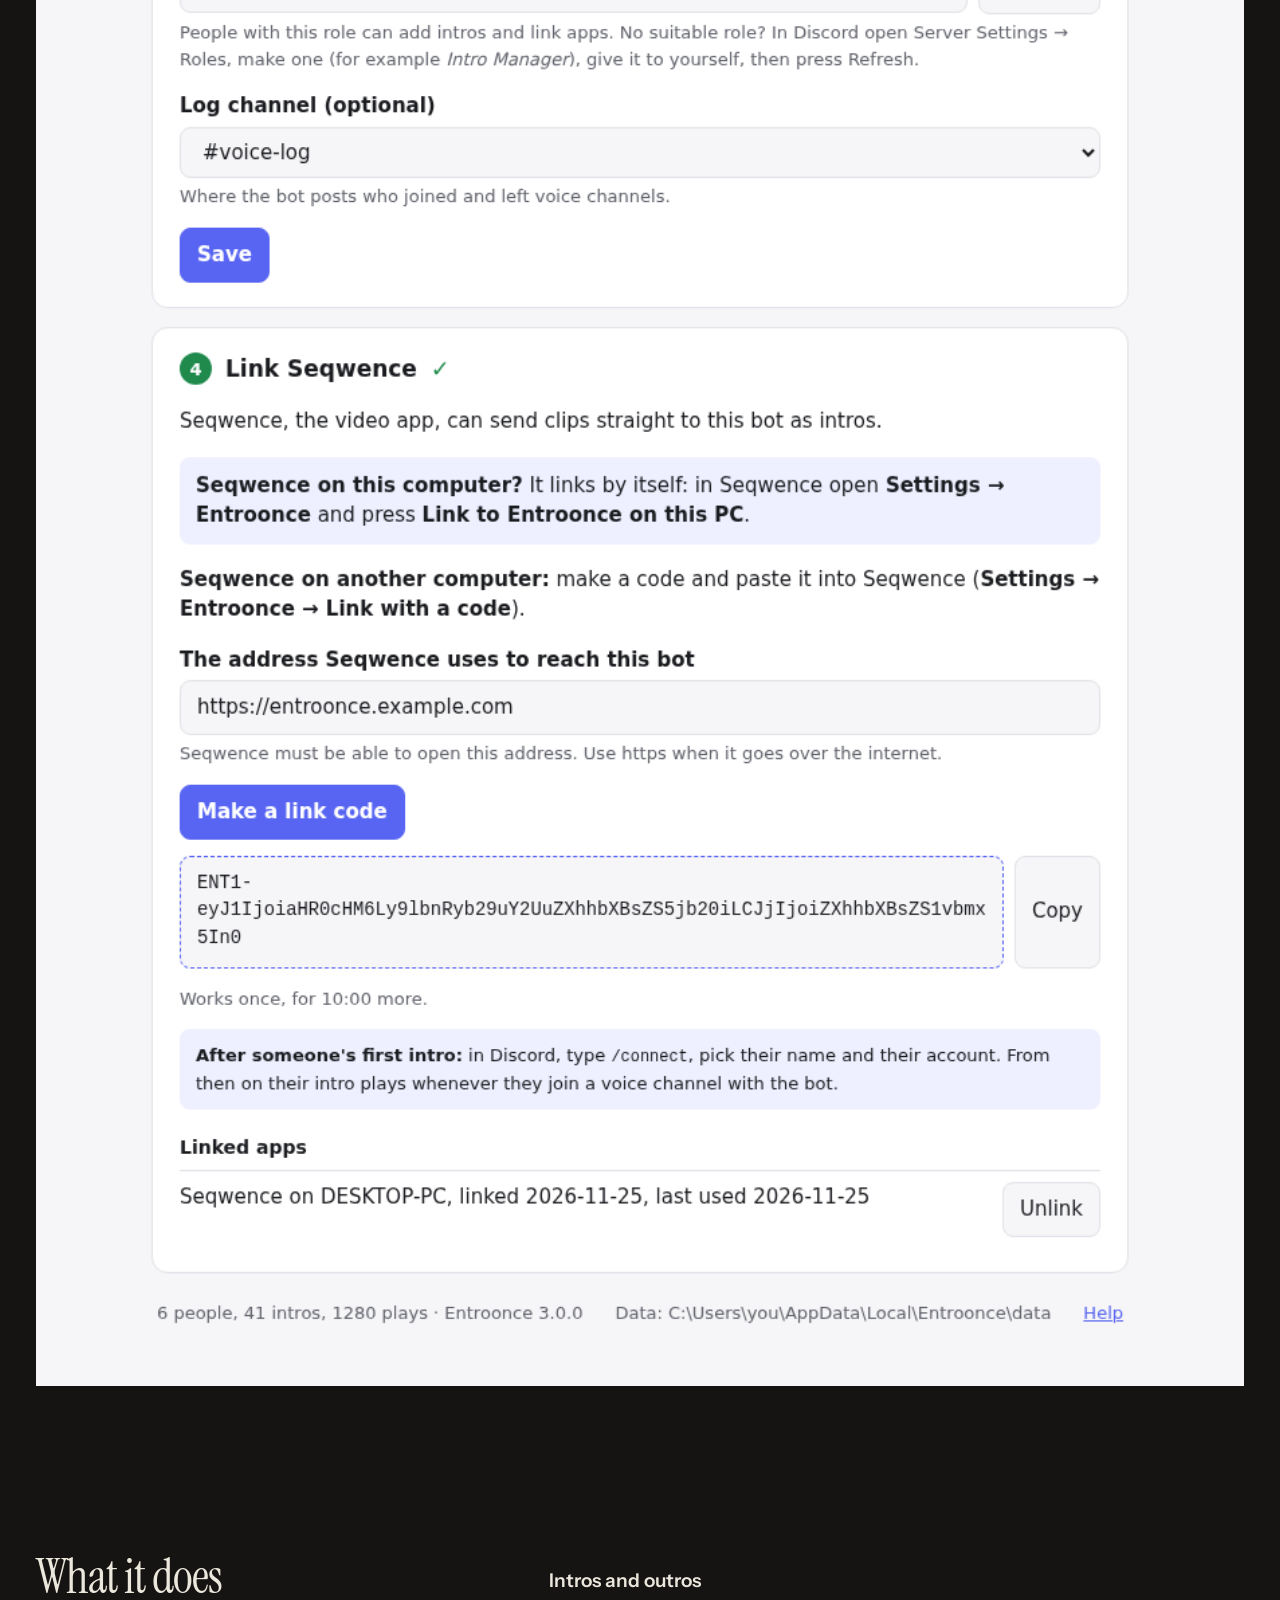
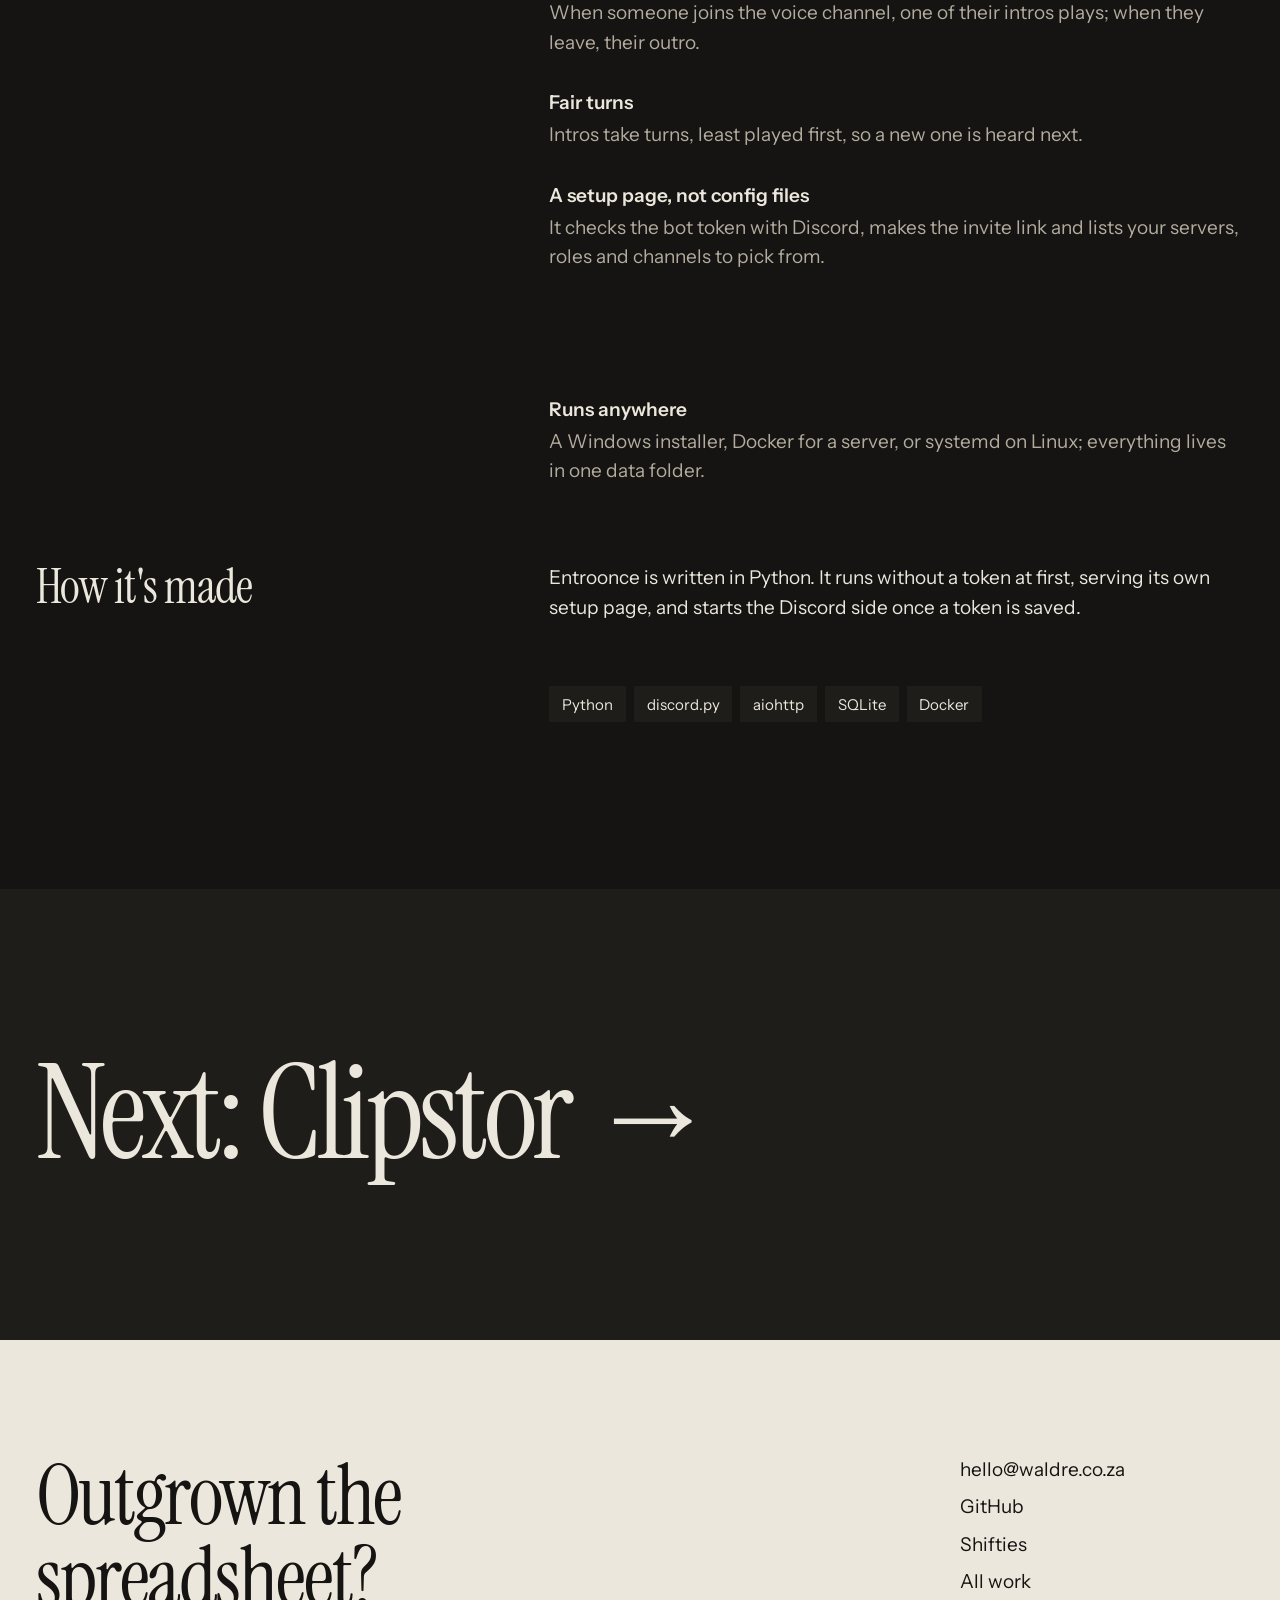
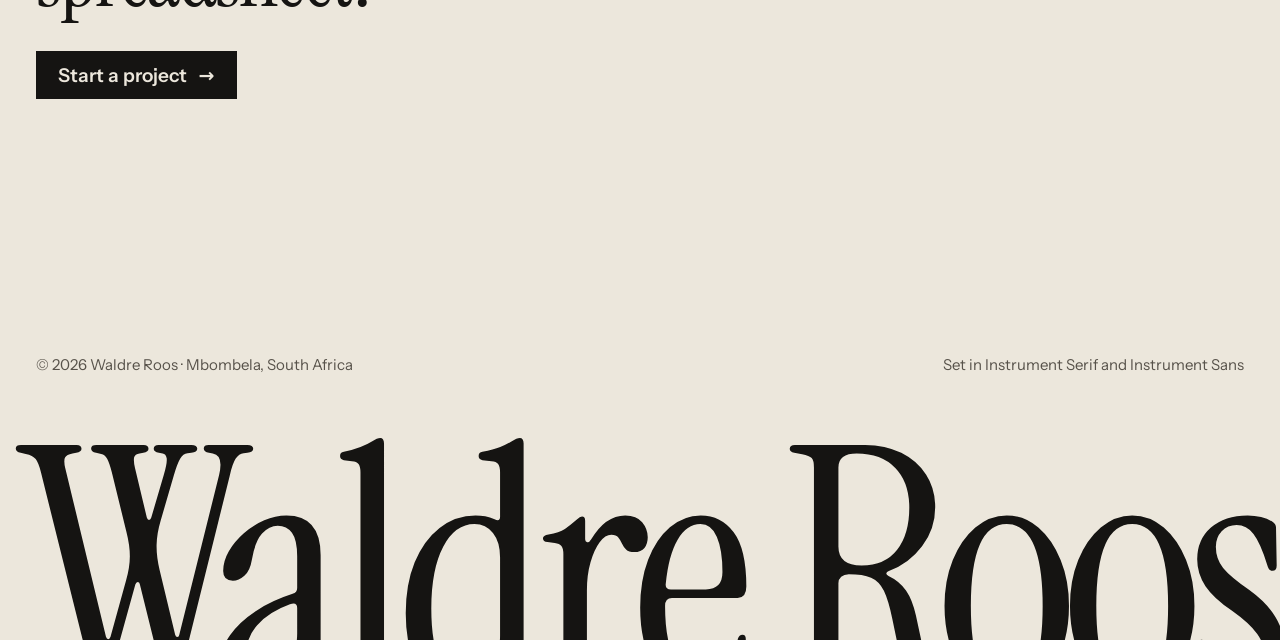
<file: work/entroonce.html>
<!doctype html>
<html lang="en-ZA">
<head>
<meta charset="utf-8">
<meta name="viewport" content="width=device-width, initial-scale=1">
<title>Entroonce · Waldre Roos</title>
<meta name="description" content="A Discord bot that plays each person&#x27;s intro when they join a voice channel, set up from a page in the browser.">
<meta property="og:title" content="Entroonce · Waldre Roos">
<meta property="og:description" content="A Discord bot that plays each person&#x27;s intro when they join a voice channel, set up from a page in the browser.">
<meta property="og:type" content="website">
<meta property="og:url" content="https://royalenite.github.io/work/entroonce">
<meta property="og:image" content="https://royalenite.github.io/assets/social.png">
<meta name="twitter:card" content="summary_large_image">
<meta name="theme-color" content="#151412">
<link rel="icon" href="/assets/favicon.svg" type="image/svg+xml">
<link rel="preload" href="/assets/fonts/instrument-serif.woff2" as="font" type="font/woff2" crossorigin>
<link rel="stylesheet" href="/assets/site.css">
<script>document.documentElement.classList.add('js')</script>
</head>
<body>
<a class="skip" href="#main">Skip to content</a>
<header class="top">
  <a class="monogram" href="/" aria-label="Waldre Roos, home">WR</a>
  <nav aria-label="Main">
    <a href="/#work" aria-current="page" class="hide-s">Work</a>
    <a href="/#about" class="hide-s">About</a>
    <a href="/contact">Contact</a>
    <a class="button" href="mailto:hello@waldre.co.za?subject=A%20project">Start a project</a>
  </nav>
</header>
<main id="main">
<section class="case-head">
  <h1><span class="line"><span data-line>Entroonce</span></span></h1>
  <p class="lede" data-rise>A Discord bot that plays each person&#x27;s intro when they join a voice channel, set up from a page in the browser.</p>
  <p class="facts" data-rise style="--i:1">Discord bot · 2026 · Source-available (FSL-1.1-MIT)</p>
</section>
<figure class="case-shot" data-reveal><img src="/assets/img/entroonce-setup.png" alt="Entroonce&#x27;s setup page, finished and ready" width="1600" height="1000"></figure>
<section class="case-body">
  <h2 data-reveal>What it does</h2>
  <ul class="feat">
      <li data-reveal style="--i:0"><b>Intros and outros</b><p>When someone joins the voice channel, one of their intros plays; when they leave, their outro.</p></li>
      <li data-reveal style="--i:1"><b>Fair turns</b><p>Intros take turns, least played first, so a new one is heard next.</p></li>
      <li data-reveal style="--i:2"><b>A setup page, not config files</b><p>It checks the bot token with Discord, makes the invite link and lists your servers, roles and channels to pick from.</p></li>
      <li data-reveal style="--i:3"><b>Clips from Seqwence</b><p>Seqwence sends a cut clip to the bot with one button, after a one-time link.</p></li>
      <li data-reveal style="--i:4"><b>Runs anywhere</b><p>A Windows installer, Docker for a server, or systemd on Linux; everything lives in one data folder.</p></li>
  </ul>
  <h2 data-reveal>How it's made</h2>
  <div class="prose" data-reveal>
      <p>Entroonce is written in Python. It runs without a token at first, serving its own setup page, and starts the Discord side once a token is saved.</p>
  </div>
  <ul class="stack" aria-label="Built with" data-reveal><li>Python</li><li>discord.py</li><li>aiohttp</li><li>SQLite</li><li>Docker</li></ul>
</section>
<a class="next-case" href="/work/clipstor"><strong>Next: Clipstor →</strong></a>
</main>
<footer class="foot">
  <div class="invite" data-reveal>
    <p>Outgrown the spreadsheet?</p>
    <a class="button dark" href="/contact">Start a project <span class="arrow" aria-hidden="true">→</span></a>
  </div>
  <div class="links" data-reveal style="--i:1">
    <a href="mailto:hello@waldre.co.za">hello@waldre.co.za</a>
    <a href="https://github.com/RoyaleNite">GitHub</a>
    <a href="https://shifties.co.za">Shifties</a>
    <a href="/#work">All work</a>
  </div>
  <div class="legal">
    <span>© 2026 Waldre Roos · Mbombela, South Africa</span>
    <span>Set in Instrument Serif and Instrument Sans</span>
  </div>
  <p class="name" aria-hidden="true">Waldre Roos</p>
</footer>
<script src="/assets/site.js" defer></script>
</body>
</html>
</file>
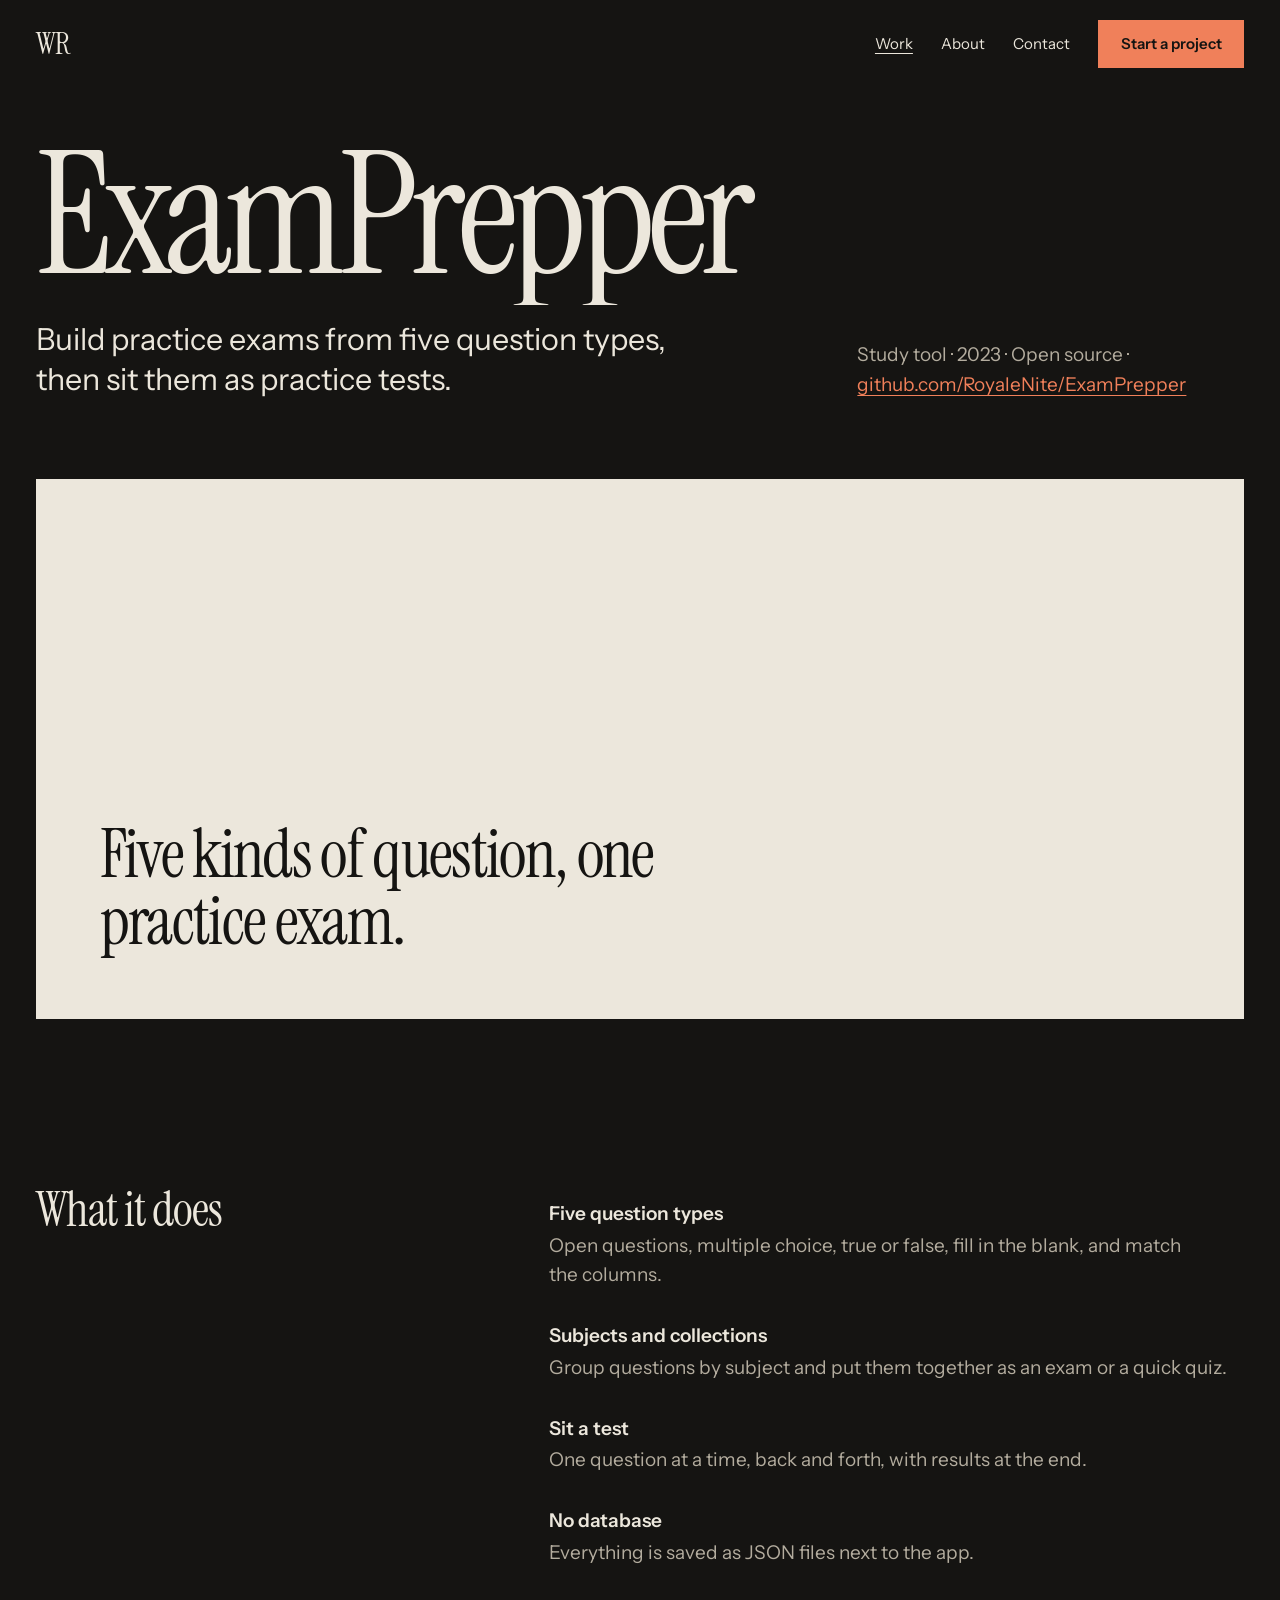
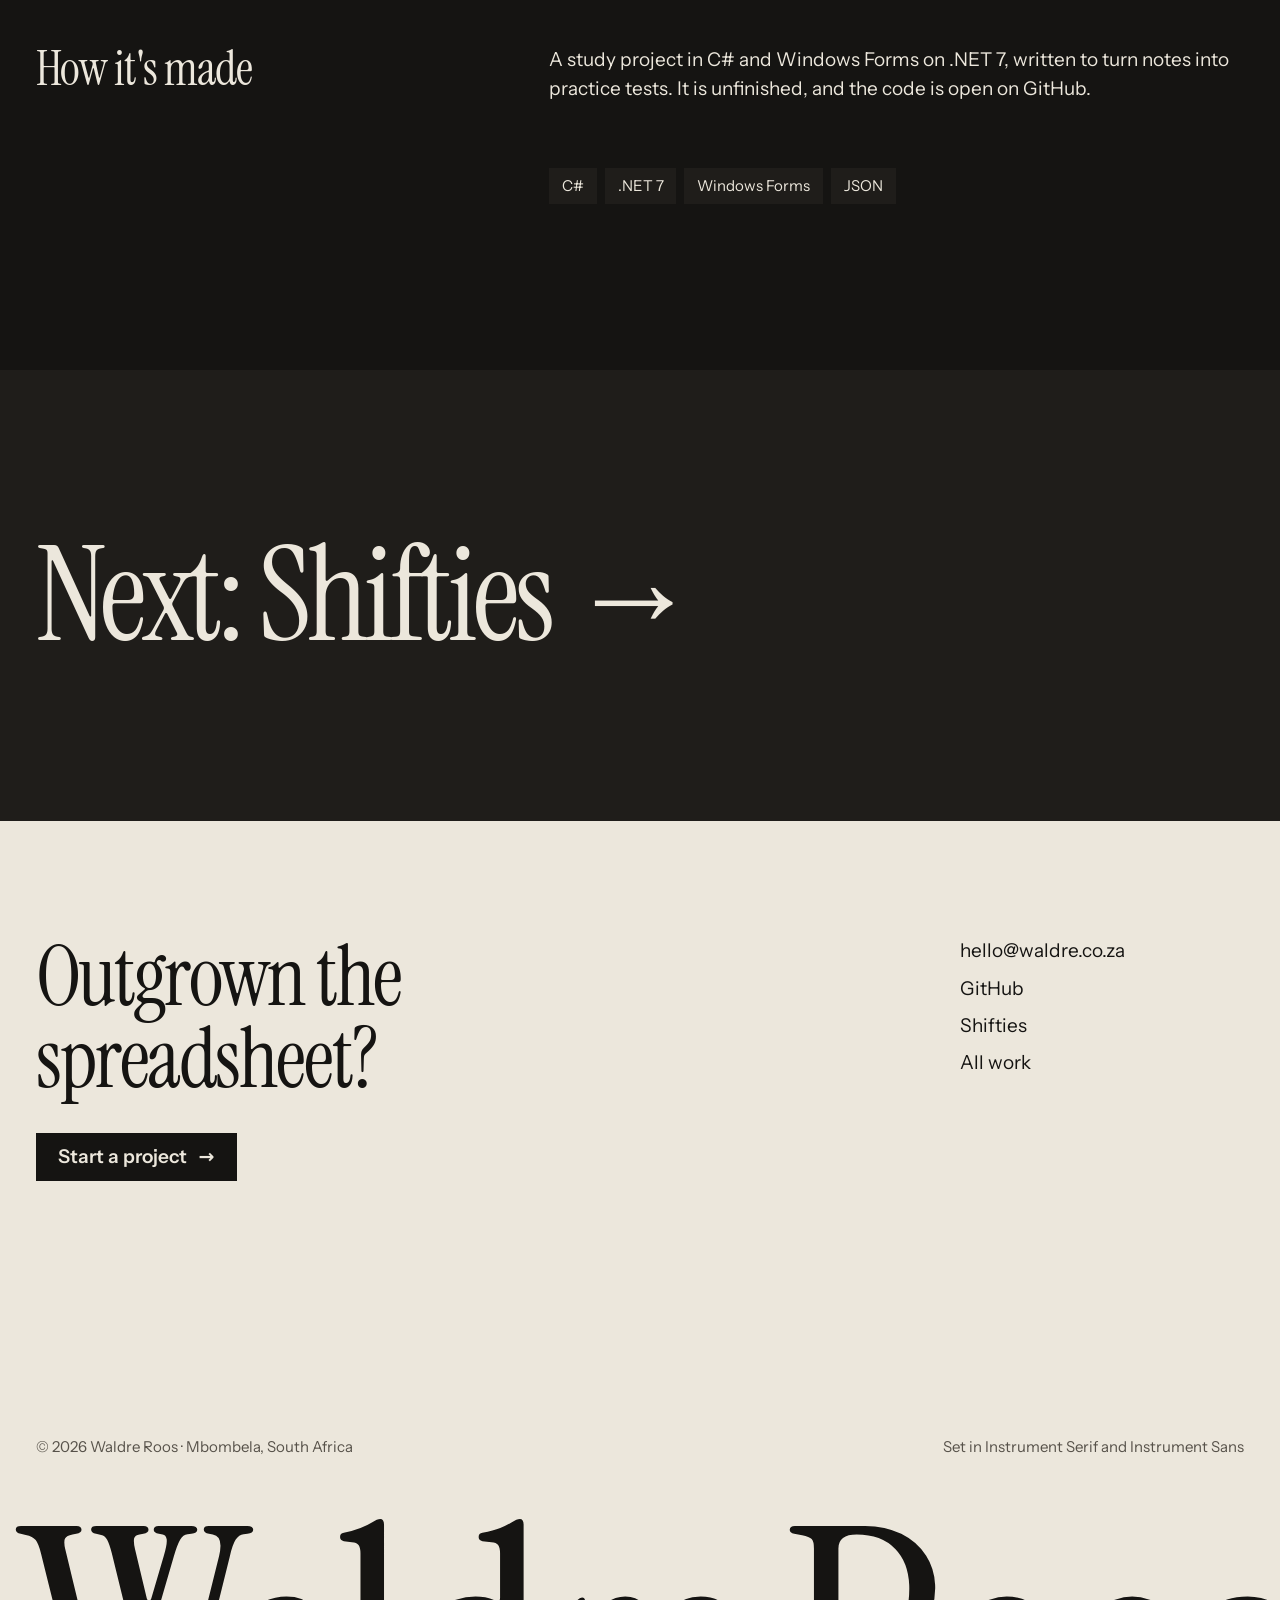
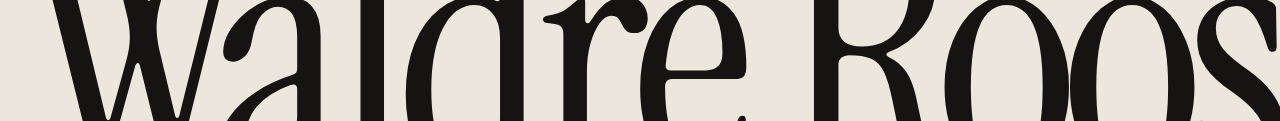
<file: work/examprepper.html>
<!doctype html>
<html lang="en-ZA">
<head>
<meta charset="utf-8">
<meta name="viewport" content="width=device-width, initial-scale=1">
<title>ExamPrepper · Waldre Roos</title>
<meta name="description" content="Build practice exams from five question types, then sit them as practice tests.">
<meta property="og:title" content="ExamPrepper · Waldre Roos">
<meta property="og:description" content="Build practice exams from five question types, then sit them as practice tests.">
<meta property="og:type" content="website">
<meta property="og:url" content="https://royalenite.github.io/work/examprepper">
<meta property="og:image" content="https://royalenite.github.io/assets/social.png">
<meta name="twitter:card" content="summary_large_image">
<meta name="theme-color" content="#151412">
<link rel="icon" href="/assets/favicon.svg" type="image/svg+xml">
<link rel="preload" href="/assets/fonts/instrument-serif.woff2" as="font" type="font/woff2" crossorigin>
<link rel="stylesheet" href="/assets/site.css">
<script>document.documentElement.classList.add('js')</script>
</head>
<body>
<a class="skip" href="#main">Skip to content</a>
<header class="top">
  <a class="monogram" href="/" aria-label="Waldre Roos, home">WR</a>
  <nav aria-label="Main">
    <a href="/#work" aria-current="page" class="hide-s">Work</a>
    <a href="/#about" class="hide-s">About</a>
    <a href="/contact">Contact</a>
    <a class="button" href="mailto:hello@waldre.co.za?subject=A%20project">Start a project</a>
  </nav>
</header>
<main id="main">
<section class="case-head">
  <h1><span class="line"><span data-line>ExamPrepper</span></span></h1>
  <p class="lede" data-rise>Build practice exams from five question types, then sit them as practice tests.</p>
  <p class="facts" data-rise style="--i:1">Study tool · 2023 · Open source · <a href="https://github.com/RoyaleNite/ExamPrepper">github.com/RoyaleNite/ExamPrepper</a></p>
</section>
<div class="case-type typecard c4" data-reveal><span>Five kinds of question, one practice exam.</span></div>
<section class="case-body">
  <h2 data-reveal>What it does</h2>
  <ul class="feat">
      <li data-reveal style="--i:0"><b>Five question types</b><p>Open questions, multiple choice, true or false, fill in the blank, and match the columns.</p></li>
      <li data-reveal style="--i:1"><b>Subjects and collections</b><p>Group questions by subject and put them together as an exam or a quick quiz.</p></li>
      <li data-reveal style="--i:2"><b>Sit a test</b><p>One question at a time, back and forth, with results at the end.</p></li>
      <li data-reveal style="--i:3"><b>No database</b><p>Everything is saved as JSON files next to the app.</p></li>
  </ul>
  <h2 data-reveal>How it's made</h2>
  <div class="prose" data-reveal>
      <p>A study project in C# and Windows Forms on .NET 7, written to turn notes into practice tests. It is unfinished, and the code is open on GitHub.</p>
  </div>
  <ul class="stack" aria-label="Built with" data-reveal><li>C#</li><li>.NET 7</li><li>Windows Forms</li><li>JSON</li></ul>
</section>
<a class="next-case" href="/work/shifties"><strong>Next: Shifties →</strong></a>
</main>
<footer class="foot">
  <div class="invite" data-reveal>
    <p>Outgrown the spreadsheet?</p>
    <a class="button dark" href="/contact">Start a project <span class="arrow" aria-hidden="true">→</span></a>
  </div>
  <div class="links" data-reveal style="--i:1">
    <a href="mailto:hello@waldre.co.za">hello@waldre.co.za</a>
    <a href="https://github.com/RoyaleNite">GitHub</a>
    <a href="https://shifties.co.za">Shifties</a>
    <a href="/#work">All work</a>
  </div>
  <div class="legal">
    <span>© 2026 Waldre Roos · Mbombela, South Africa</span>
    <span>Set in Instrument Serif and Instrument Sans</span>
  </div>
  <p class="name" aria-hidden="true">Waldre Roos</p>
</footer>
<script src="/assets/site.js" defer></script>
</body>
</html>
</file>
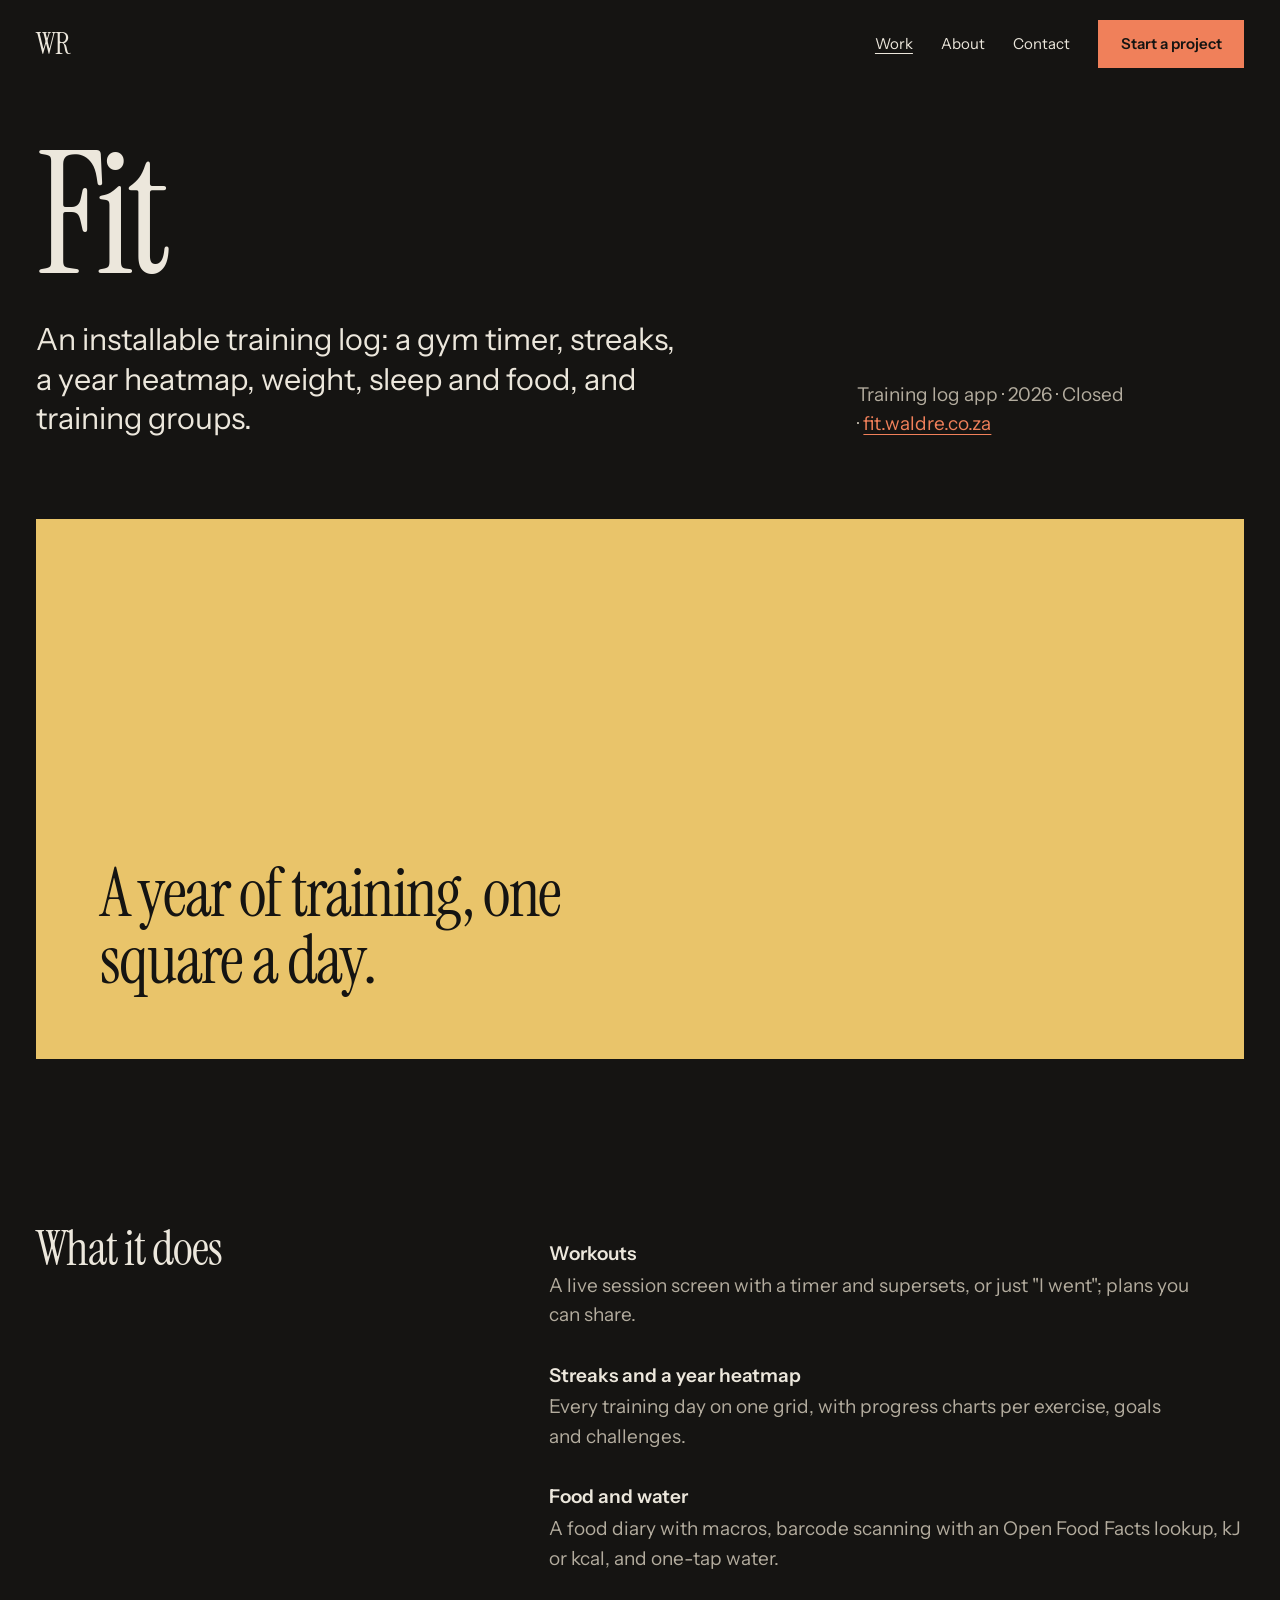
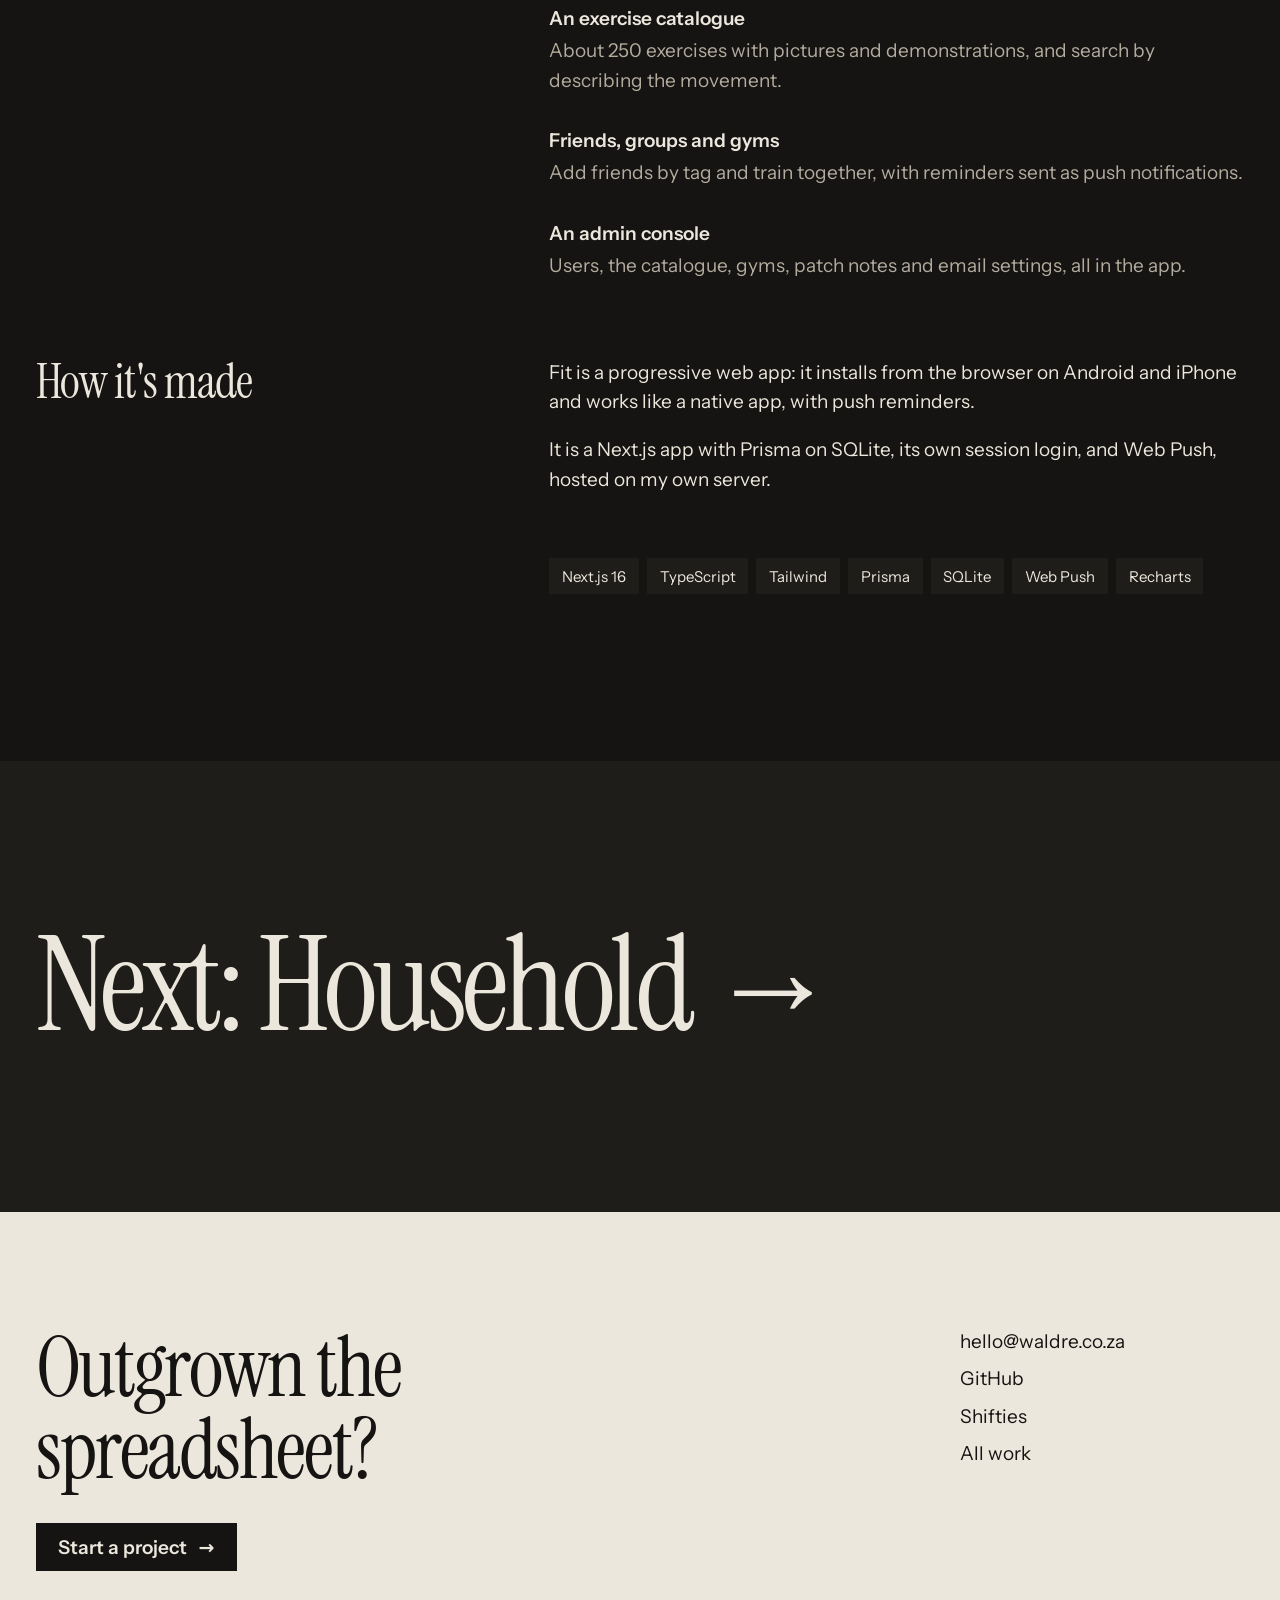
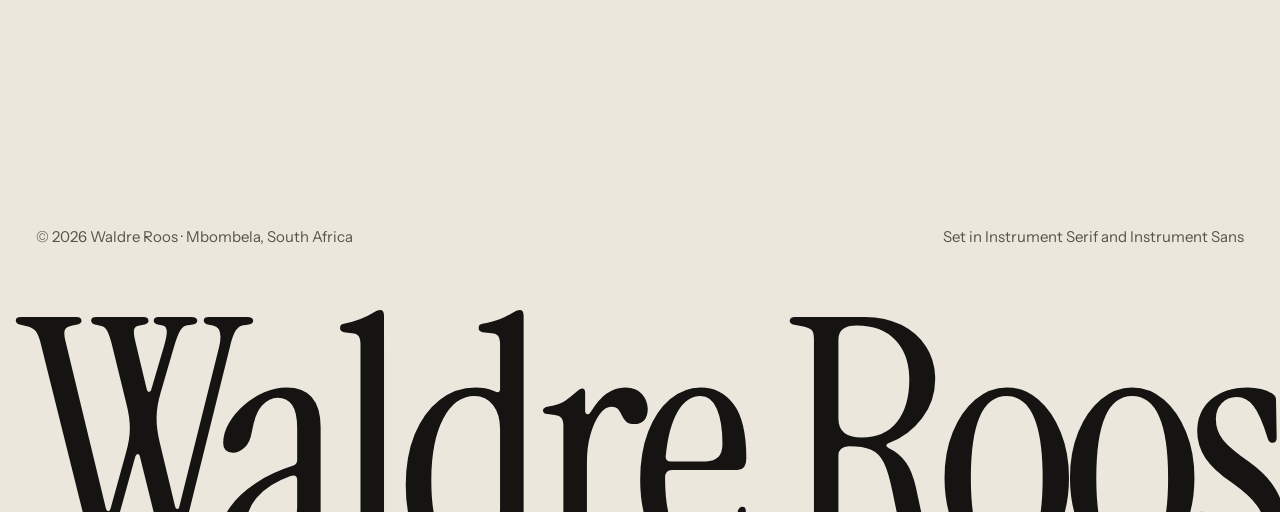
<file: work/fit.html>
<!doctype html>
<html lang="en-ZA">
<head>
<meta charset="utf-8">
<meta name="viewport" content="width=device-width, initial-scale=1">
<title>Fit · Waldre Roos</title>
<meta name="description" content="An installable training log: a gym timer, streaks, a year heatmap, weight, sleep and food, and training groups.">
<meta property="og:title" content="Fit · Waldre Roos">
<meta property="og:description" content="An installable training log: a gym timer, streaks, a year heatmap, weight, sleep and food, and training groups.">
<meta property="og:type" content="website">
<meta property="og:url" content="https://royalenite.github.io/work/fit">
<meta property="og:image" content="https://royalenite.github.io/assets/social.png">
<meta name="twitter:card" content="summary_large_image">
<meta name="theme-color" content="#151412">
<link rel="icon" href="/assets/favicon.svg" type="image/svg+xml">
<link rel="preload" href="/assets/fonts/instrument-serif.woff2" as="font" type="font/woff2" crossorigin>
<link rel="stylesheet" href="/assets/site.css">
<script>document.documentElement.classList.add('js')</script>
</head>
<body>
<a class="skip" href="#main">Skip to content</a>
<header class="top">
  <a class="monogram" href="/" aria-label="Waldre Roos, home">WR</a>
  <nav aria-label="Main">
    <a href="/#work" aria-current="page" class="hide-s">Work</a>
    <a href="/#about" class="hide-s">About</a>
    <a href="/contact">Contact</a>
    <a class="button" href="mailto:hello@waldre.co.za?subject=A%20project">Start a project</a>
  </nav>
</header>
<main id="main">
<section class="case-head">
  <h1><span class="line"><span data-line>Fit</span></span></h1>
  <p class="lede" data-rise>An installable training log: a gym timer, streaks, a year heatmap, weight, sleep and food, and training groups.</p>
  <p class="facts" data-rise style="--i:1">Training log app · 2026 · Closed · <a href="https://fit.waldre.co.za">fit.waldre.co.za</a></p>
</section>
<div class="case-type typecard c2" data-reveal><span>A year of training, one square a day.</span></div>
<section class="case-body">
  <h2 data-reveal>What it does</h2>
  <ul class="feat">
      <li data-reveal style="--i:0"><b>Workouts</b><p>A live session screen with a timer and supersets, or just &quot;I went&quot;; plans you can share.</p></li>
      <li data-reveal style="--i:1"><b>Streaks and a year heatmap</b><p>Every training day on one grid, with progress charts per exercise, goals and challenges.</p></li>
      <li data-reveal style="--i:2"><b>Food and water</b><p>A food diary with macros, barcode scanning with an Open Food Facts lookup, kJ or kcal, and one-tap water.</p></li>
      <li data-reveal style="--i:3"><b>An exercise catalogue</b><p>About 250 exercises with pictures and demonstrations, and search by describing the movement.</p></li>
      <li data-reveal style="--i:4"><b>Friends, groups and gyms</b><p>Add friends by tag and train together, with reminders sent as push notifications.</p></li>
      <li data-reveal style="--i:5"><b>An admin console</b><p>Users, the catalogue, gyms, patch notes and email settings, all in the app.</p></li>
  </ul>
  <h2 data-reveal>How it's made</h2>
  <div class="prose" data-reveal>
      <p>Fit is a progressive web app: it installs from the browser on Android and iPhone and works like a native app, with push reminders.</p>
      <p>It is a Next.js app with Prisma on SQLite, its own session login, and Web Push, hosted on my own server.</p>
  </div>
  <ul class="stack" aria-label="Built with" data-reveal><li>Next.js 16</li><li>TypeScript</li><li>Tailwind</li><li>Prisma</li><li>SQLite</li><li>Web Push</li><li>Recharts</li></ul>
</section>
<a class="next-case" href="/work/household"><strong>Next: Household →</strong></a>
</main>
<footer class="foot">
  <div class="invite" data-reveal>
    <p>Outgrown the spreadsheet?</p>
    <a class="button dark" href="/contact">Start a project <span class="arrow" aria-hidden="true">→</span></a>
  </div>
  <div class="links" data-reveal style="--i:1">
    <a href="mailto:hello@waldre.co.za">hello@waldre.co.za</a>
    <a href="https://github.com/RoyaleNite">GitHub</a>
    <a href="https://shifties.co.za">Shifties</a>
    <a href="/#work">All work</a>
  </div>
  <div class="legal">
    <span>© 2026 Waldre Roos · Mbombela, South Africa</span>
    <span>Set in Instrument Serif and Instrument Sans</span>
  </div>
  <p class="name" aria-hidden="true">Waldre Roos</p>
</footer>
<script src="/assets/site.js" defer></script>
</body>
</html>
</file>
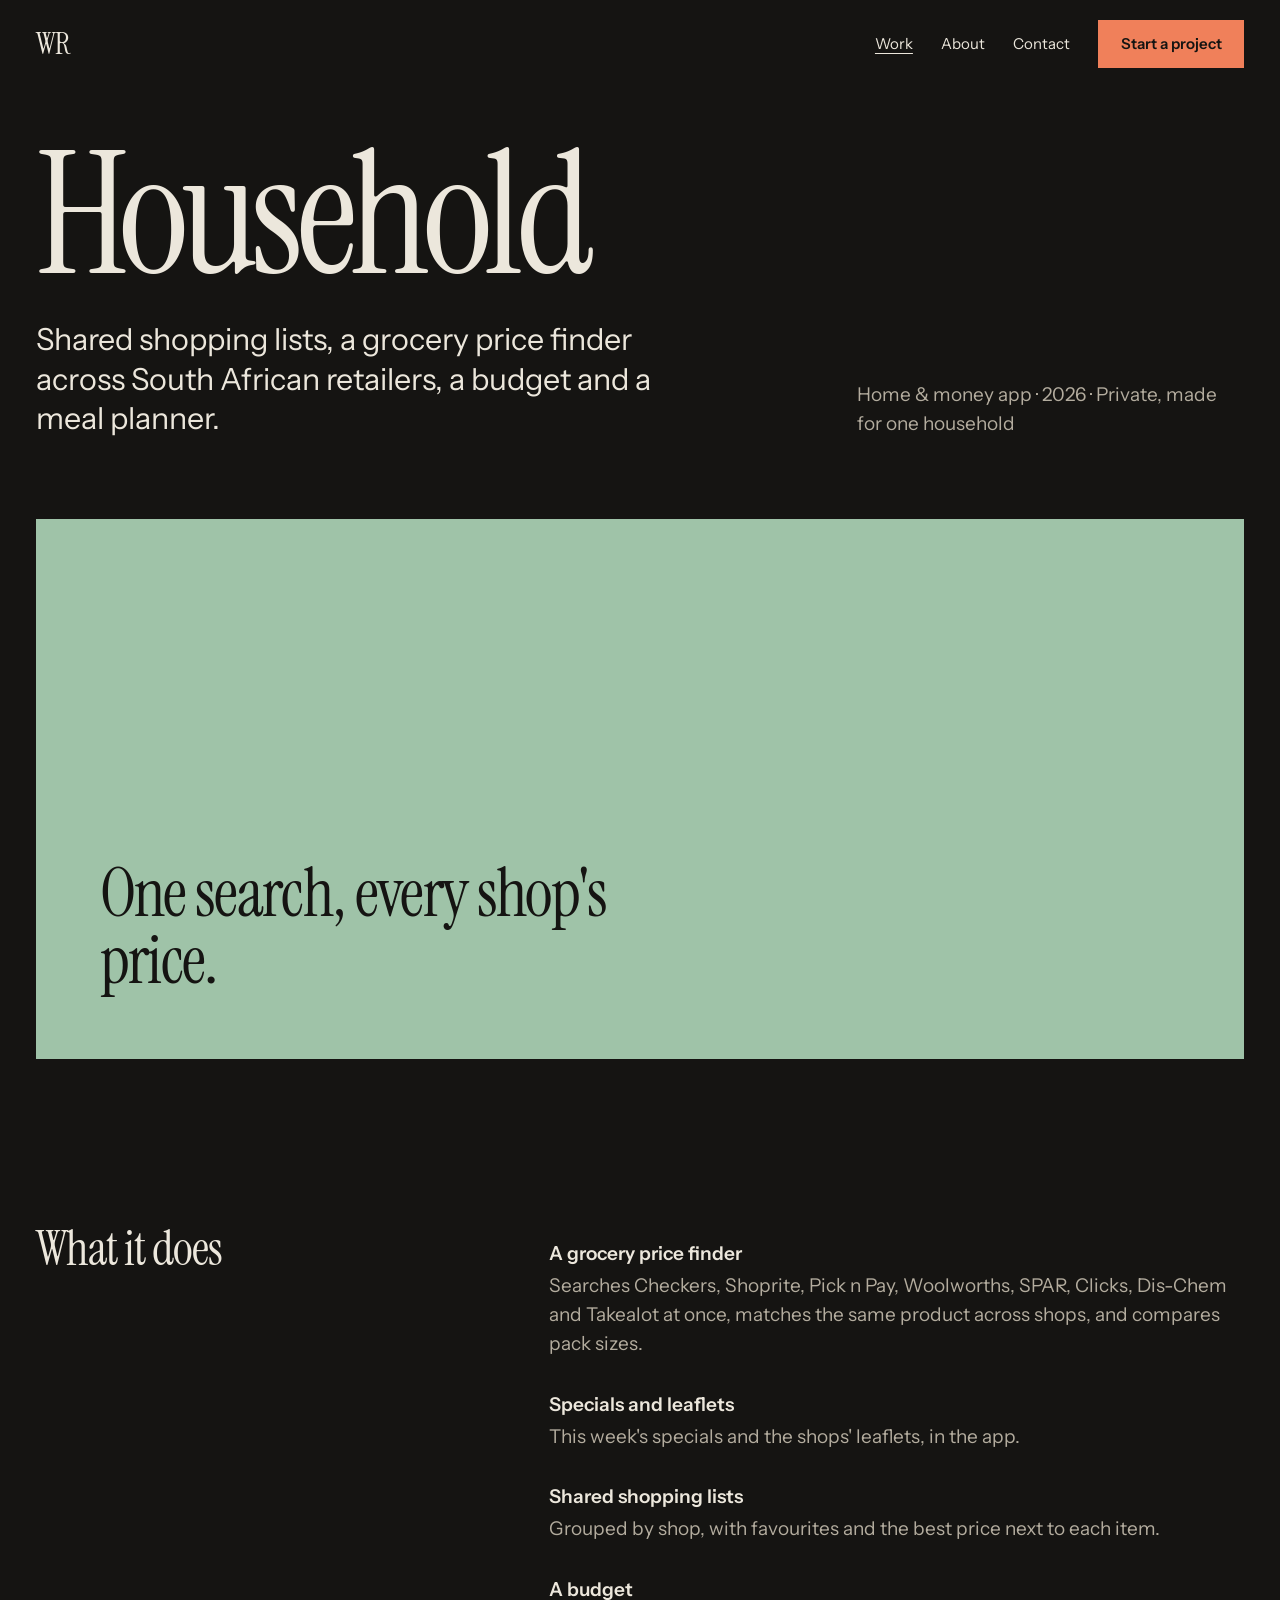
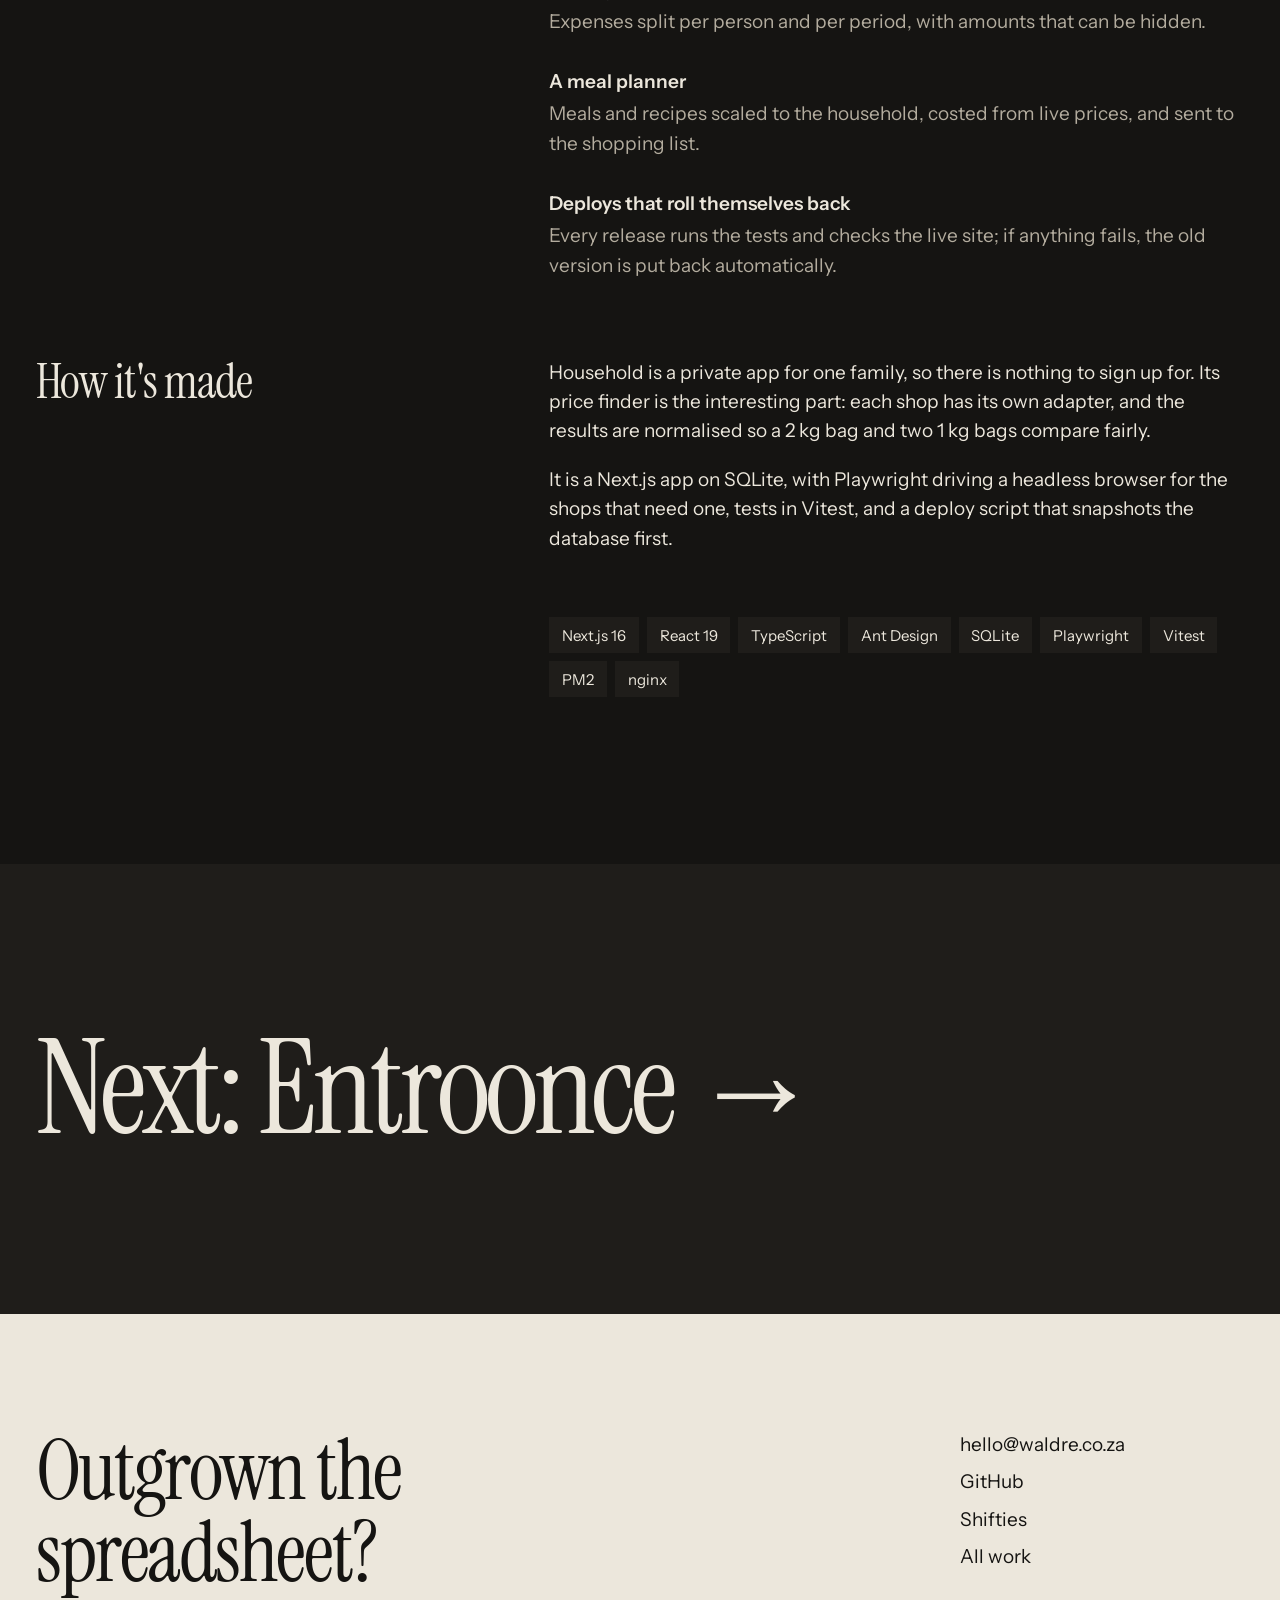
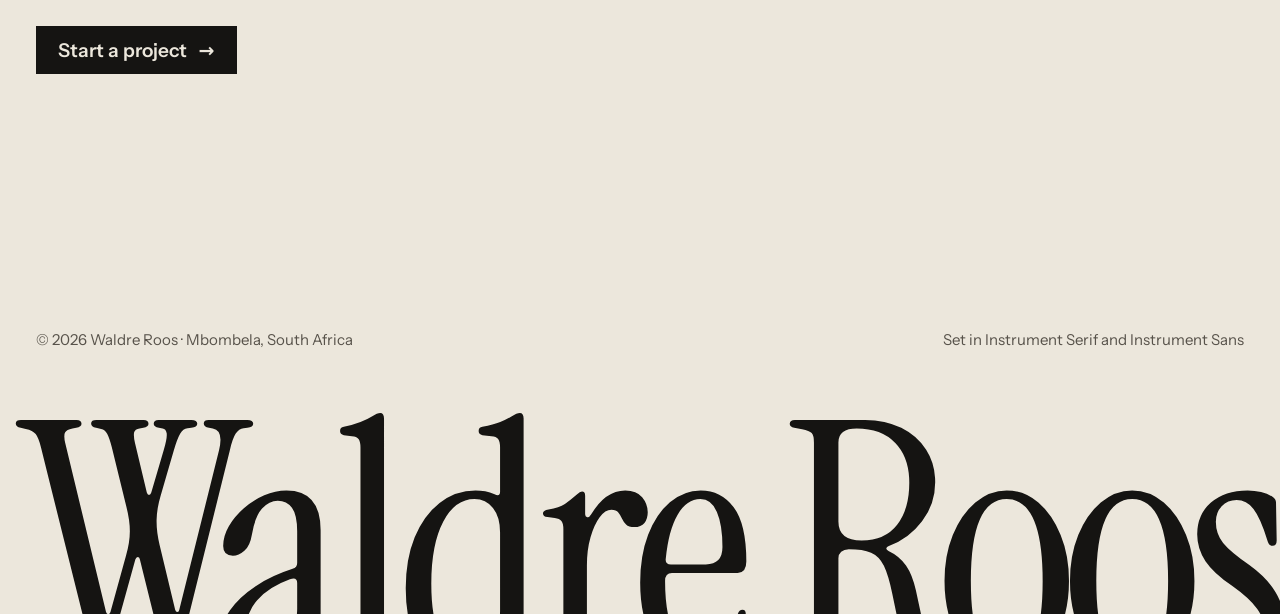
<file: work/household.html>
<!doctype html>
<html lang="en-ZA">
<head>
<meta charset="utf-8">
<meta name="viewport" content="width=device-width, initial-scale=1">
<title>Household · Waldre Roos</title>
<meta name="description" content="Shared shopping lists, a grocery price finder across South African retailers, a budget and a meal planner.">
<meta property="og:title" content="Household · Waldre Roos">
<meta property="og:description" content="Shared shopping lists, a grocery price finder across South African retailers, a budget and a meal planner.">
<meta property="og:type" content="website">
<meta property="og:url" content="https://royalenite.github.io/work/household">
<meta property="og:image" content="https://royalenite.github.io/assets/social.png">
<meta name="twitter:card" content="summary_large_image">
<meta name="theme-color" content="#151412">
<link rel="icon" href="/assets/favicon.svg" type="image/svg+xml">
<link rel="preload" href="/assets/fonts/instrument-serif.woff2" as="font" type="font/woff2" crossorigin>
<link rel="stylesheet" href="/assets/site.css">
<script>document.documentElement.classList.add('js')</script>
</head>
<body>
<a class="skip" href="#main">Skip to content</a>
<header class="top">
  <a class="monogram" href="/" aria-label="Waldre Roos, home">WR</a>
  <nav aria-label="Main">
    <a href="/#work" aria-current="page" class="hide-s">Work</a>
    <a href="/#about" class="hide-s">About</a>
    <a href="/contact">Contact</a>
    <a class="button" href="mailto:hello@waldre.co.za?subject=A%20project">Start a project</a>
  </nav>
</header>
<main id="main">
<section class="case-head">
  <h1><span class="line"><span data-line>Household</span></span></h1>
  <p class="lede" data-rise>Shared shopping lists, a grocery price finder across South African retailers, a budget and a meal planner.</p>
  <p class="facts" data-rise style="--i:1">Home &amp; money app · 2026 · Private, made for one household</p>
</section>
<div class="case-type typecard c3" data-reveal><span>One search, every shop&#x27;s price.</span></div>
<section class="case-body">
  <h2 data-reveal>What it does</h2>
  <ul class="feat">
      <li data-reveal style="--i:0"><b>A grocery price finder</b><p>Searches Checkers, Shoprite, Pick n Pay, Woolworths, SPAR, Clicks, Dis-Chem and Takealot at once, matches the same product across shops, and compares pack sizes.</p></li>
      <li data-reveal style="--i:1"><b>Specials and leaflets</b><p>This week&#x27;s specials and the shops&#x27; leaflets, in the app.</p></li>
      <li data-reveal style="--i:2"><b>Shared shopping lists</b><p>Grouped by shop, with favourites and the best price next to each item.</p></li>
      <li data-reveal style="--i:3"><b>A budget</b><p>Expenses split per person and per period, with amounts that can be hidden.</p></li>
      <li data-reveal style="--i:4"><b>A meal planner</b><p>Meals and recipes scaled to the household, costed from live prices, and sent to the shopping list.</p></li>
      <li data-reveal style="--i:5"><b>Deploys that roll themselves back</b><p>Every release runs the tests and checks the live site; if anything fails, the old version is put back automatically.</p></li>
  </ul>
  <h2 data-reveal>How it's made</h2>
  <div class="prose" data-reveal>
      <p>Household is a private app for one family, so there is nothing to sign up for. Its price finder is the interesting part: each shop has its own adapter, and the results are normalised so a 2 kg bag and two 1 kg bags compare fairly.</p>
      <p>It is a Next.js app on SQLite, with Playwright driving a headless browser for the shops that need one, tests in Vitest, and a deploy script that snapshots the database first.</p>
  </div>
  <ul class="stack" aria-label="Built with" data-reveal><li>Next.js 16</li><li>React 19</li><li>TypeScript</li><li>Ant Design</li><li>SQLite</li><li>Playwright</li><li>Vitest</li><li>PM2</li><li>nginx</li></ul>
</section>
<a class="next-case" href="/work/entroonce"><strong>Next: Entroonce →</strong></a>
</main>
<footer class="foot">
  <div class="invite" data-reveal>
    <p>Outgrown the spreadsheet?</p>
    <a class="button dark" href="/contact">Start a project <span class="arrow" aria-hidden="true">→</span></a>
  </div>
  <div class="links" data-reveal style="--i:1">
    <a href="mailto:hello@waldre.co.za">hello@waldre.co.za</a>
    <a href="https://github.com/RoyaleNite">GitHub</a>
    <a href="https://shifties.co.za">Shifties</a>
    <a href="/#work">All work</a>
  </div>
  <div class="legal">
    <span>© 2026 Waldre Roos · Mbombela, South Africa</span>
    <span>Set in Instrument Serif and Instrument Sans</span>
  </div>
  <p class="name" aria-hidden="true">Waldre Roos</p>
</footer>
<script src="/assets/site.js" defer></script>
</body>
</html>
</file>
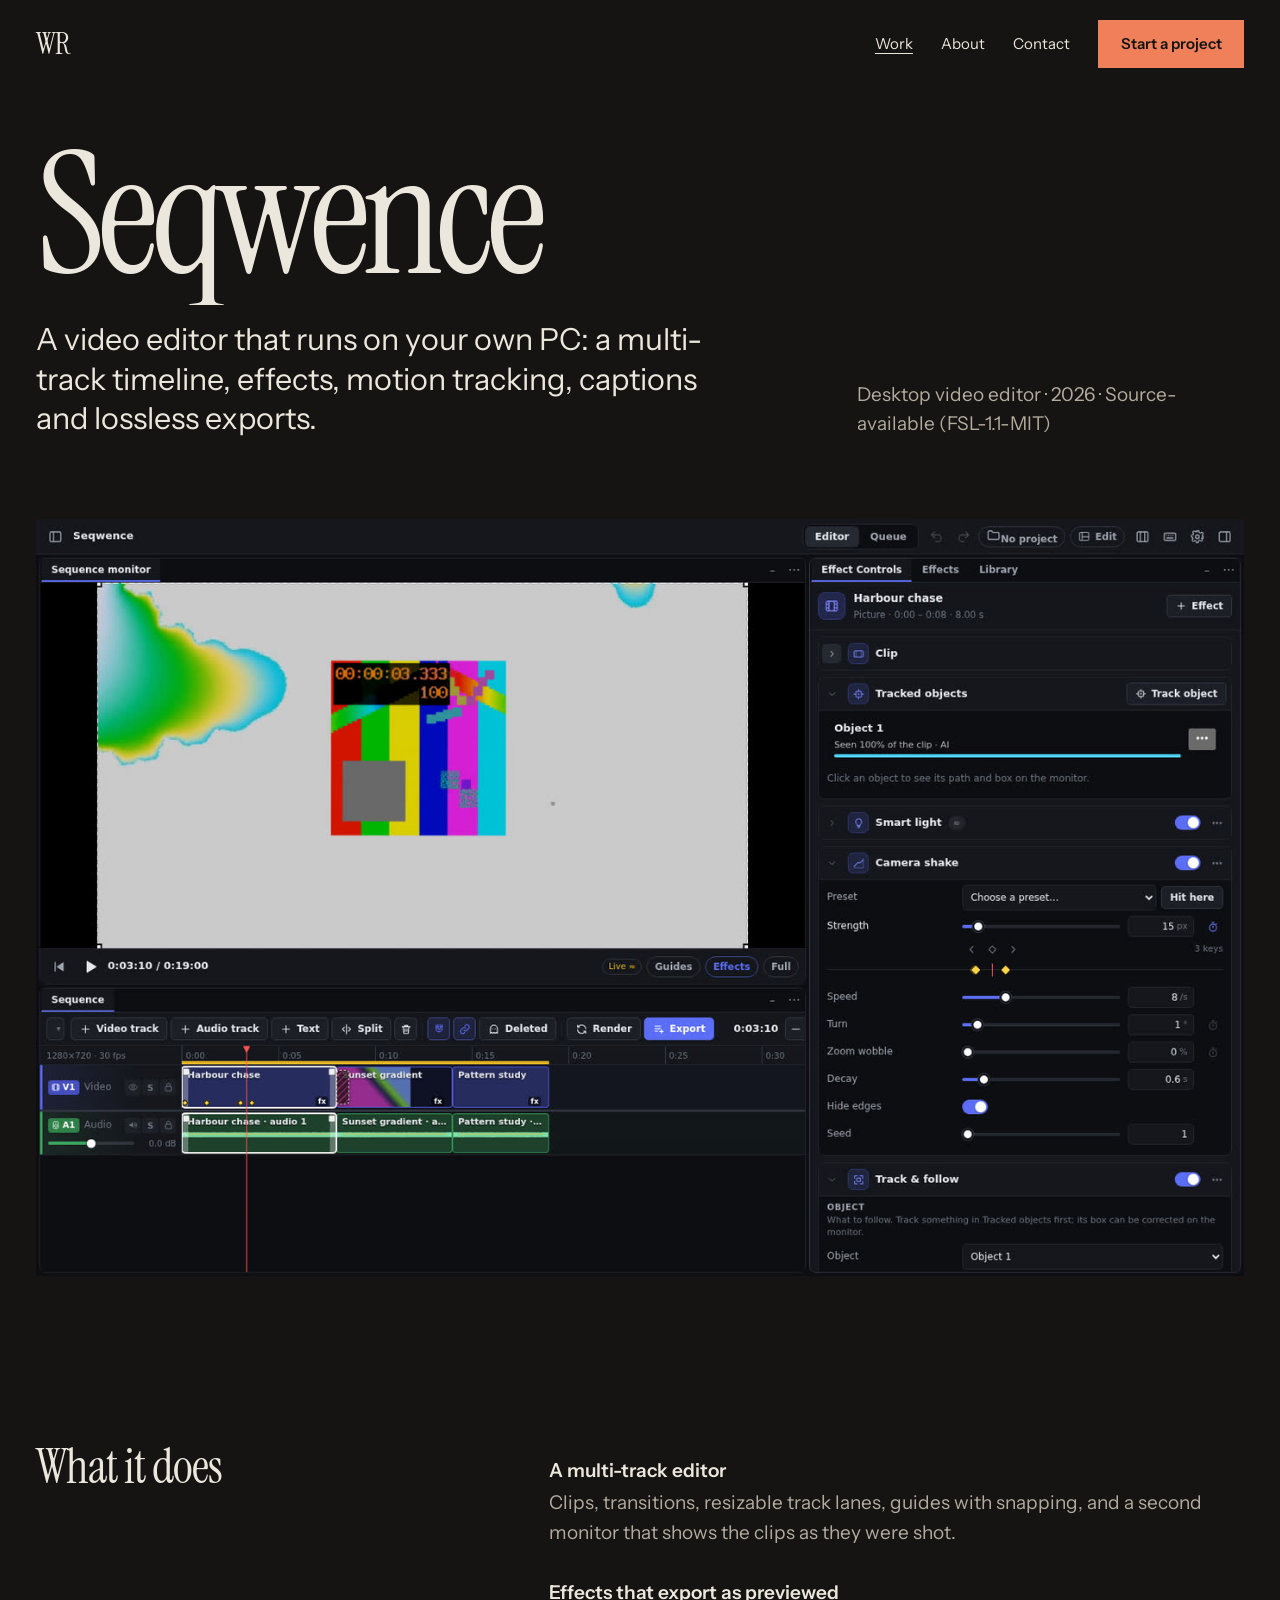
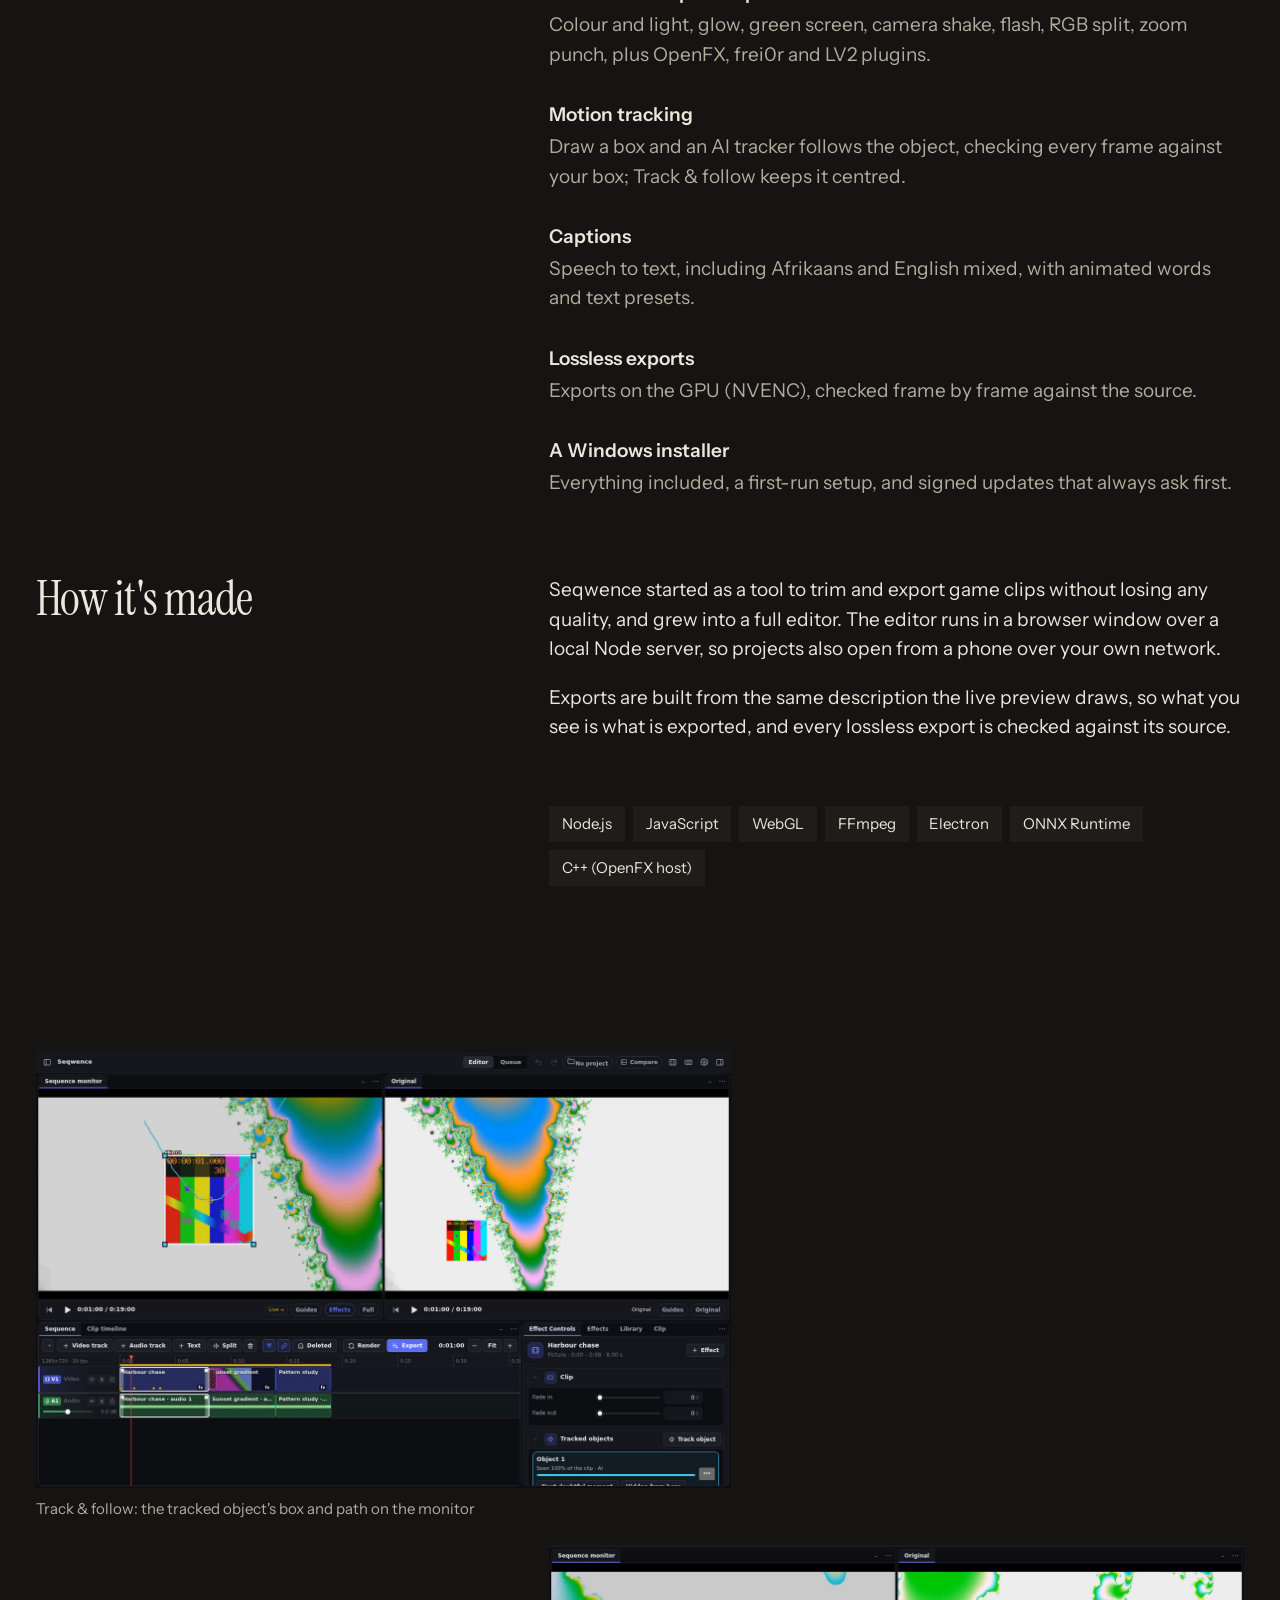
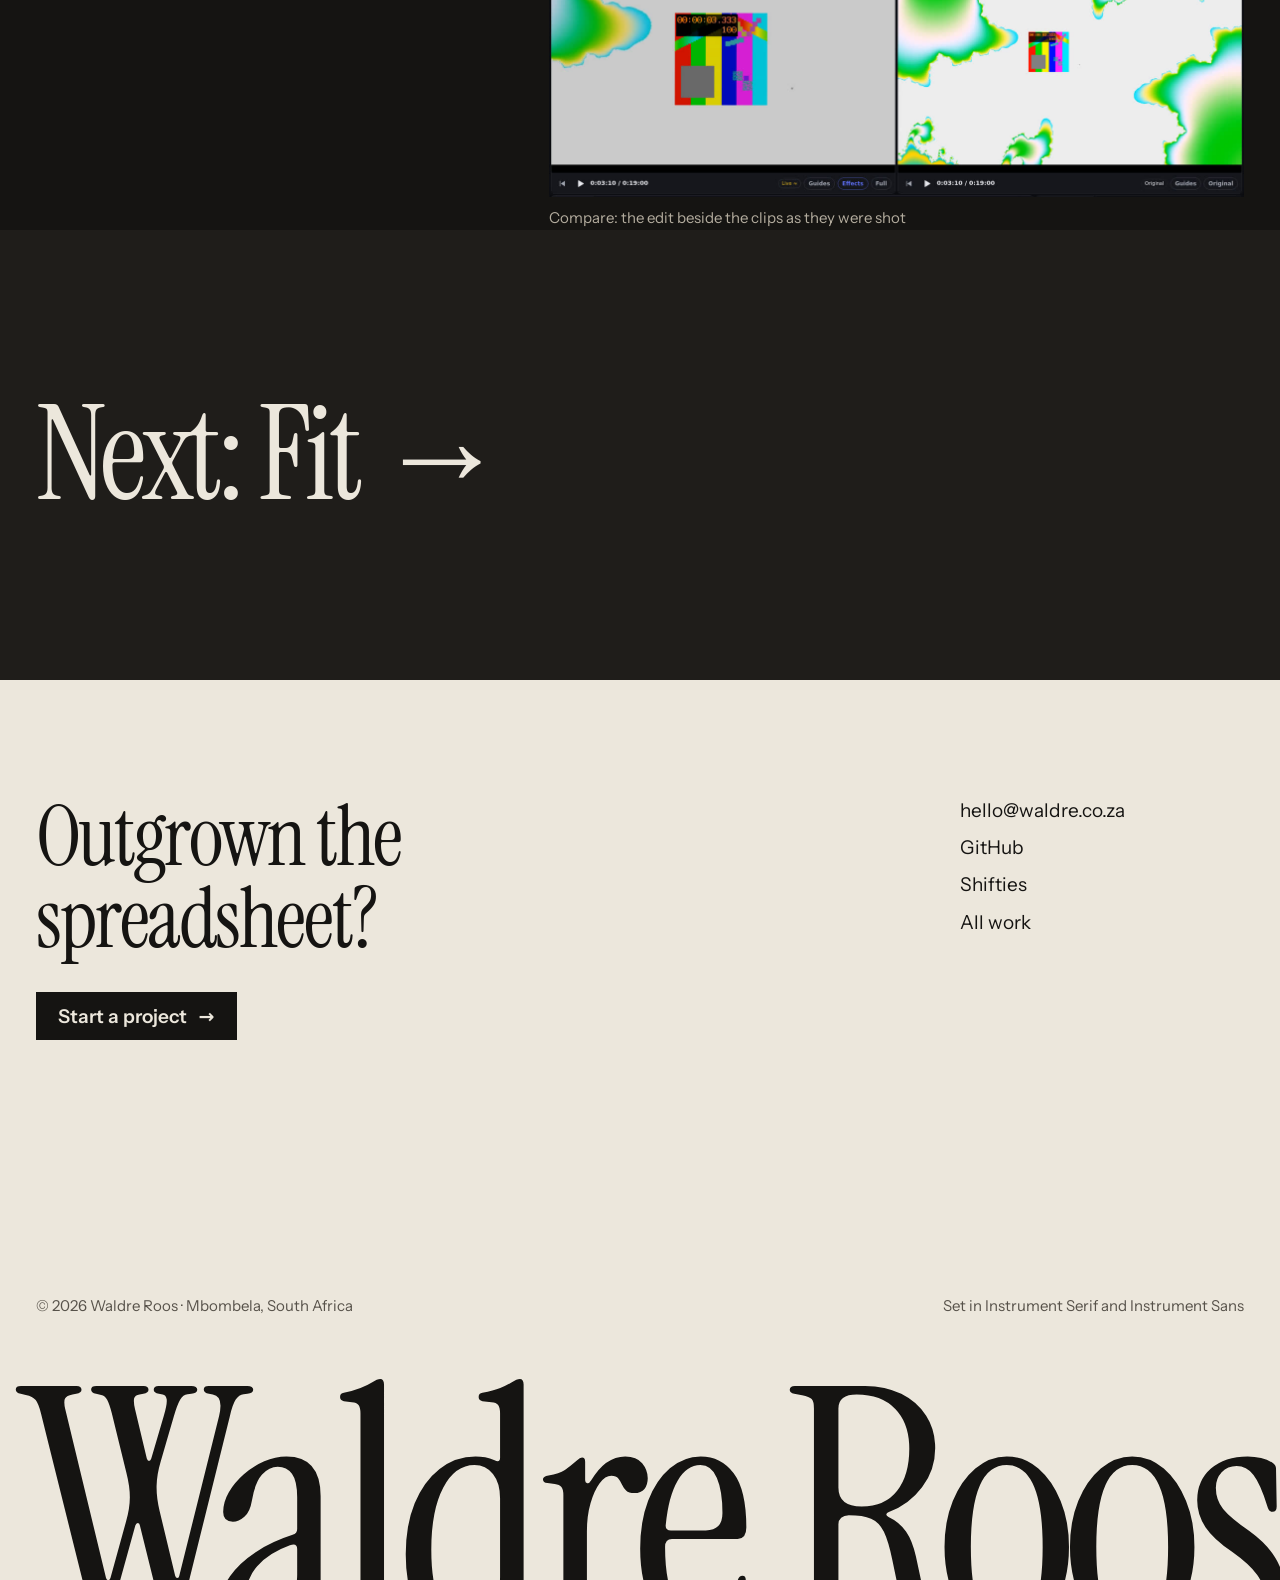
<file: work/seqwence.html>
<!doctype html>
<html lang="en-ZA">
<head>
<meta charset="utf-8">
<meta name="viewport" content="width=device-width, initial-scale=1">
<title>Seqwence · Waldre Roos</title>
<meta name="description" content="A video editor that runs on your own PC: a multi-track timeline, effects, motion tracking, captions and lossless exports.">
<meta property="og:title" content="Seqwence · Waldre Roos">
<meta property="og:description" content="A video editor that runs on your own PC: a multi-track timeline, effects, motion tracking, captions and lossless exports.">
<meta property="og:type" content="website">
<meta property="og:url" content="https://royalenite.github.io/work/seqwence">
<meta property="og:image" content="https://royalenite.github.io/assets/social.png">
<meta name="twitter:card" content="summary_large_image">
<meta name="theme-color" content="#151412">
<link rel="icon" href="/assets/favicon.svg" type="image/svg+xml">
<link rel="preload" href="/assets/fonts/instrument-serif.woff2" as="font" type="font/woff2" crossorigin>
<link rel="stylesheet" href="/assets/site.css">
<script>document.documentElement.classList.add('js')</script>
</head>
<body>
<a class="skip" href="#main">Skip to content</a>
<header class="top">
  <a class="monogram" href="/" aria-label="Waldre Roos, home">WR</a>
  <nav aria-label="Main">
    <a href="/#work" aria-current="page" class="hide-s">Work</a>
    <a href="/#about" class="hide-s">About</a>
    <a href="/contact">Contact</a>
    <a class="button" href="mailto:hello@waldre.co.za?subject=A%20project">Start a project</a>
  </nav>
</header>
<main id="main">
<section class="case-head">
  <h1><span class="line"><span data-line>Seqwence</span></span></h1>
  <p class="lede" data-rise>A video editor that runs on your own PC: a multi-track timeline, effects, motion tracking, captions and lossless exports.</p>
  <p class="facts" data-rise style="--i:1">Desktop video editor · 2026 · Source-available (FSL-1.1-MIT)</p>
</section>
<figure class="case-shot" data-reveal><img src="/assets/img/seqwence-editor.jpg" alt="The Seqwence editor: library, monitor, timeline and effect controls" width="1600" height="1000"></figure>
<section class="case-body">
  <h2 data-reveal>What it does</h2>
  <ul class="feat">
      <li data-reveal style="--i:0"><b>A multi-track editor</b><p>Clips, transitions, resizable track lanes, guides with snapping, and a second monitor that shows the clips as they were shot.</p></li>
      <li data-reveal style="--i:1"><b>Effects that export as previewed</b><p>Colour and light, glow, green screen, camera shake, flash, RGB split, zoom punch, plus OpenFX, frei0r and LV2 plugins.</p></li>
      <li data-reveal style="--i:2"><b>Motion tracking</b><p>Draw a box and an AI tracker follows the object, checking every frame against your box; Track &amp; follow keeps it centred.</p></li>
      <li data-reveal style="--i:3"><b>Captions</b><p>Speech to text, including Afrikaans and English mixed, with animated words and text presets.</p></li>
      <li data-reveal style="--i:4"><b>Lossless exports</b><p>Exports on the GPU (NVENC), checked frame by frame against the source.</p></li>
      <li data-reveal style="--i:5"><b>A Windows installer</b><p>Everything included, a first-run setup, and signed updates that always ask first.</p></li>
  </ul>
  <h2 data-reveal>How it's made</h2>
  <div class="prose" data-reveal>
      <p>Seqwence started as a tool to trim and export game clips without losing any quality, and grew into a full editor. The editor runs in a browser window over a local Node server, so projects also open from a phone over your own network.</p>
      <p>Exports are built from the same description the live preview draws, so what you see is what is exported, and every lossless export is checked against its source.</p>
  </div>
  <ul class="stack" aria-label="Built with" data-reveal><li>Node.js</li><li>JavaScript</li><li>WebGL</li><li>FFmpeg</li><li>Electron</li><li>ONNX Runtime</li><li>C++ (OpenFX host)</li></ul>
</section>
<section class="gallery" aria-label="More screens">
  <figure data-reveal><img src="/assets/img/seqwence-tracking.jpg" alt="Track &amp; follow: the tracked object&#x27;s box and path on the monitor" width="1600" height="1000" loading="lazy"><figcaption>Track &amp; follow: the tracked object&#x27;s box and path on the monitor</figcaption></figure>
  <figure data-reveal><img src="/assets/img/seqwence-compare.jpg" alt="Compare: the edit beside the clips as they were shot" width="1600" height="1000" loading="lazy"><figcaption>Compare: the edit beside the clips as they were shot</figcaption></figure>
</section>
<a class="next-case" href="/work/fit"><strong>Next: Fit →</strong></a>
</main>
<footer class="foot">
  <div class="invite" data-reveal>
    <p>Outgrown the spreadsheet?</p>
    <a class="button dark" href="/contact">Start a project <span class="arrow" aria-hidden="true">→</span></a>
  </div>
  <div class="links" data-reveal style="--i:1">
    <a href="mailto:hello@waldre.co.za">hello@waldre.co.za</a>
    <a href="https://github.com/RoyaleNite">GitHub</a>
    <a href="https://shifties.co.za">Shifties</a>
    <a href="/#work">All work</a>
  </div>
  <div class="legal">
    <span>© 2026 Waldre Roos · Mbombela, South Africa</span>
    <span>Set in Instrument Serif and Instrument Sans</span>
  </div>
  <p class="name" aria-hidden="true">Waldre Roos</p>
</footer>
<script src="/assets/site.js" defer></script>
</body>
</html>
</file>
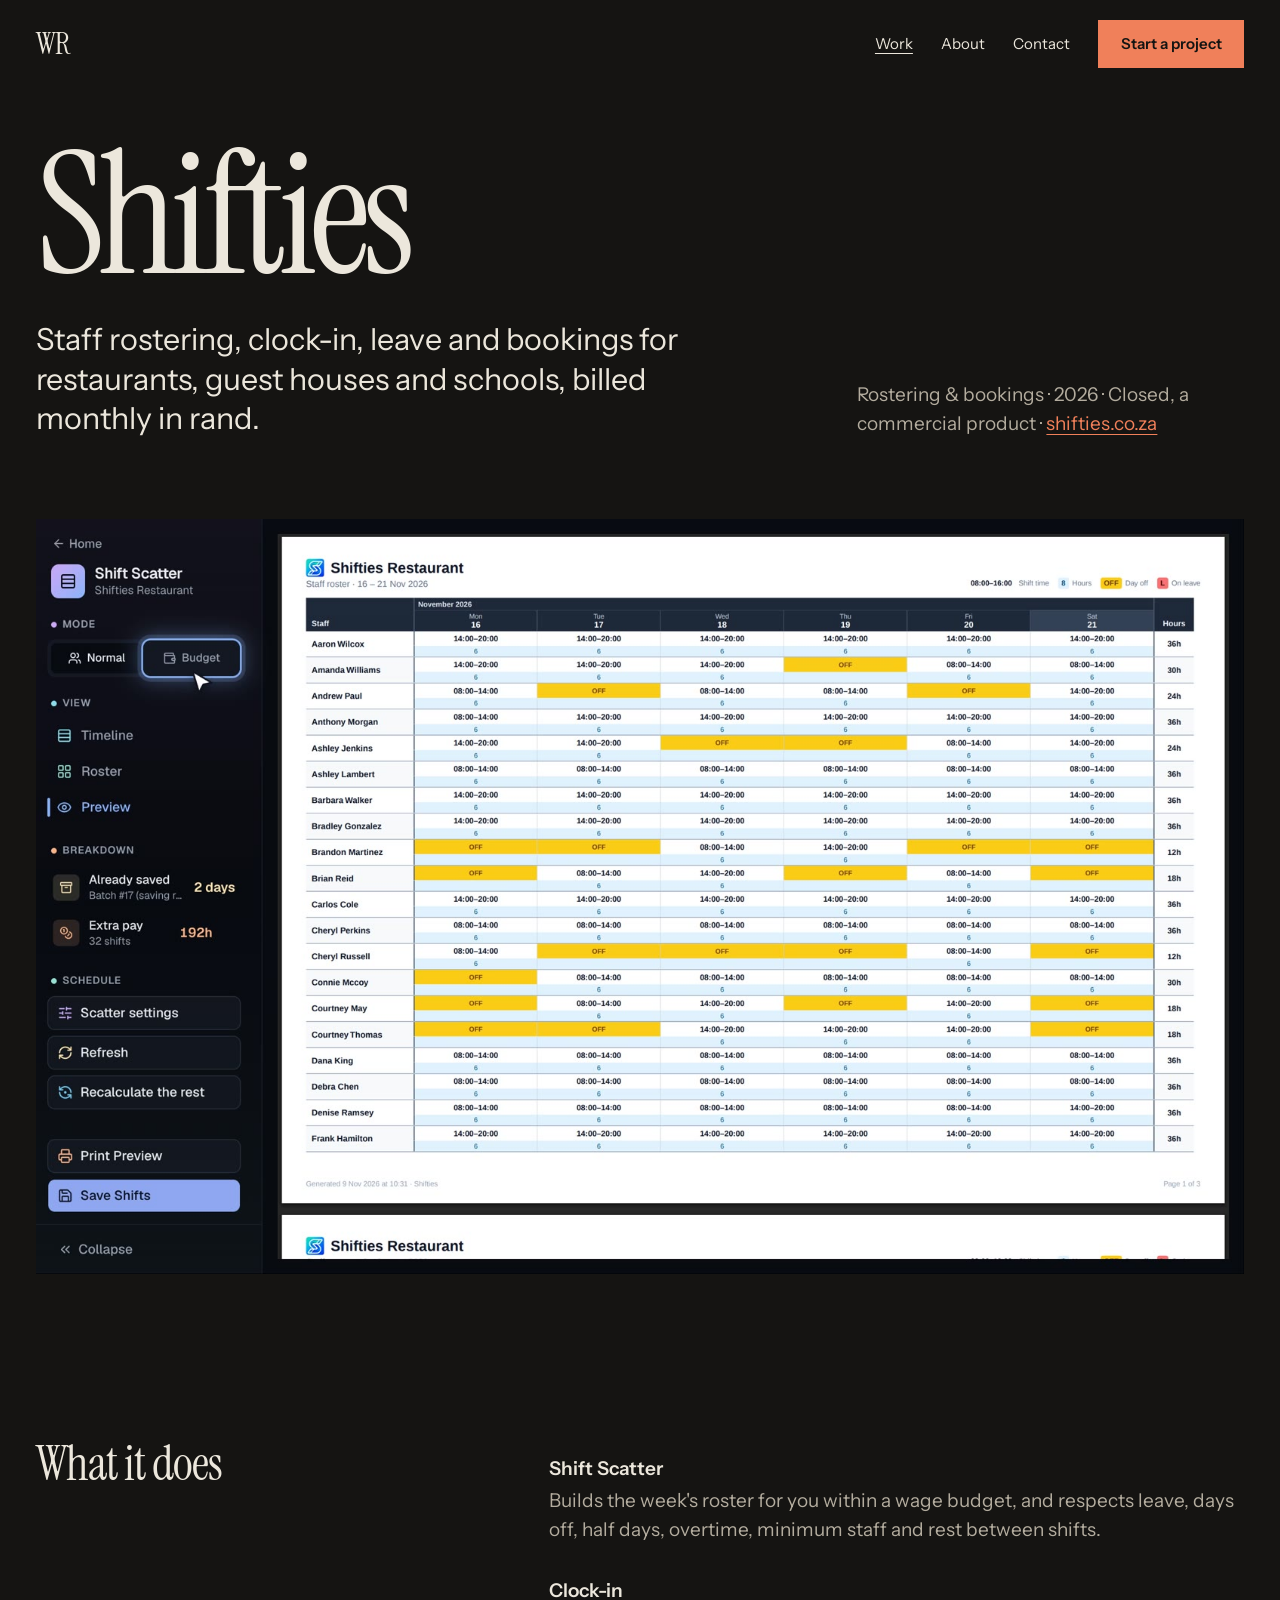
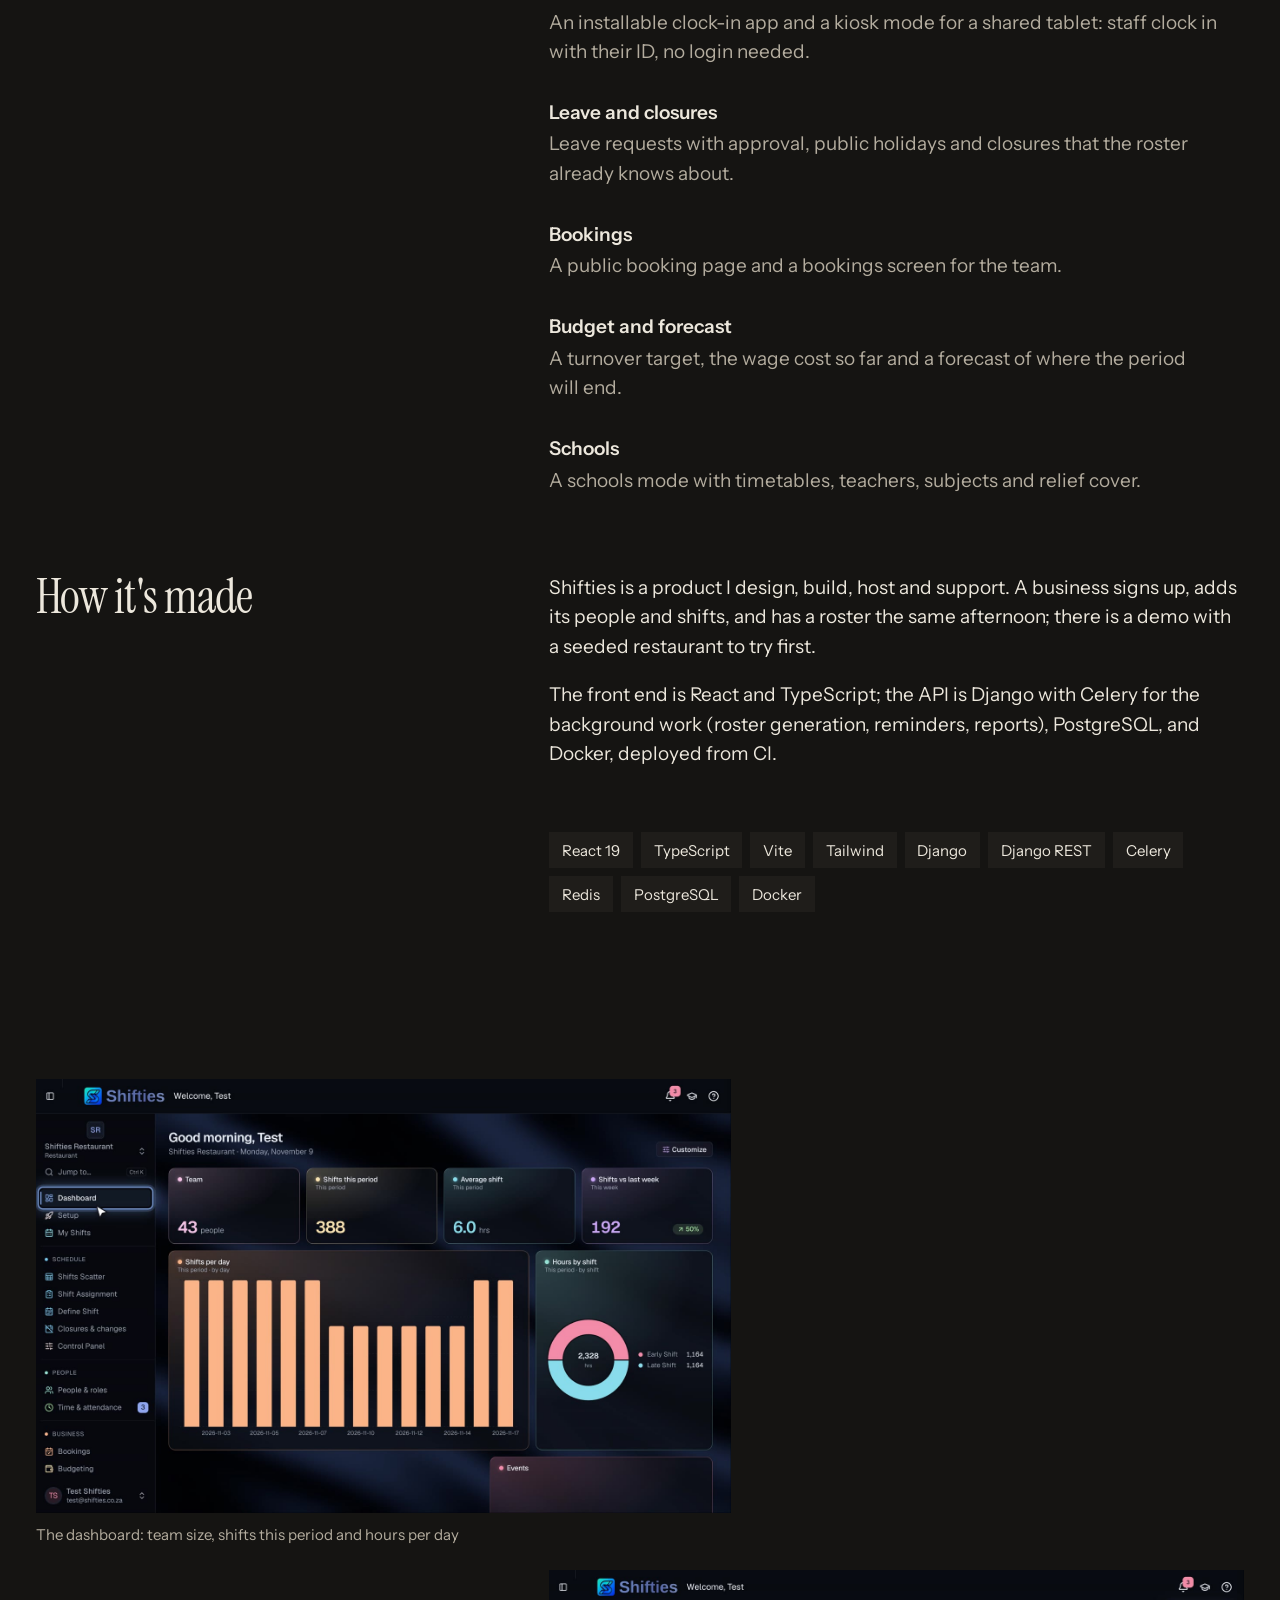
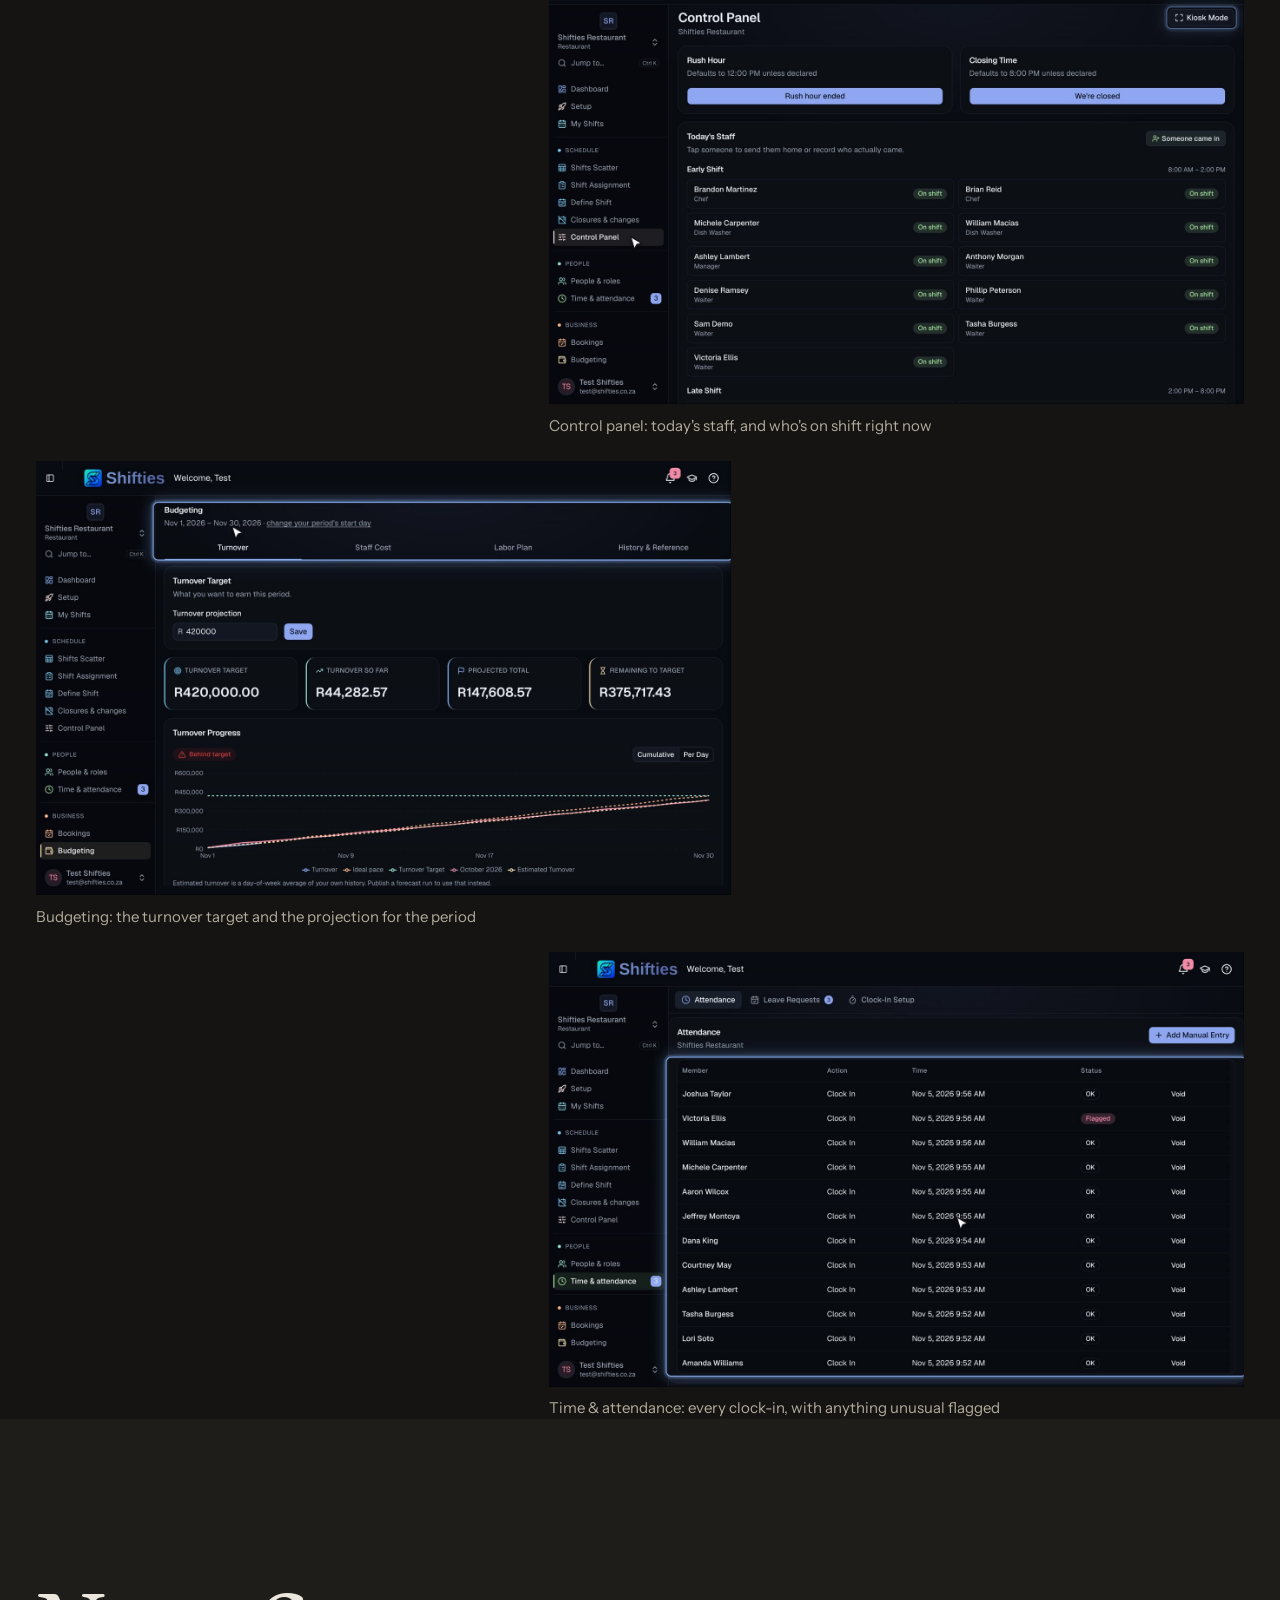
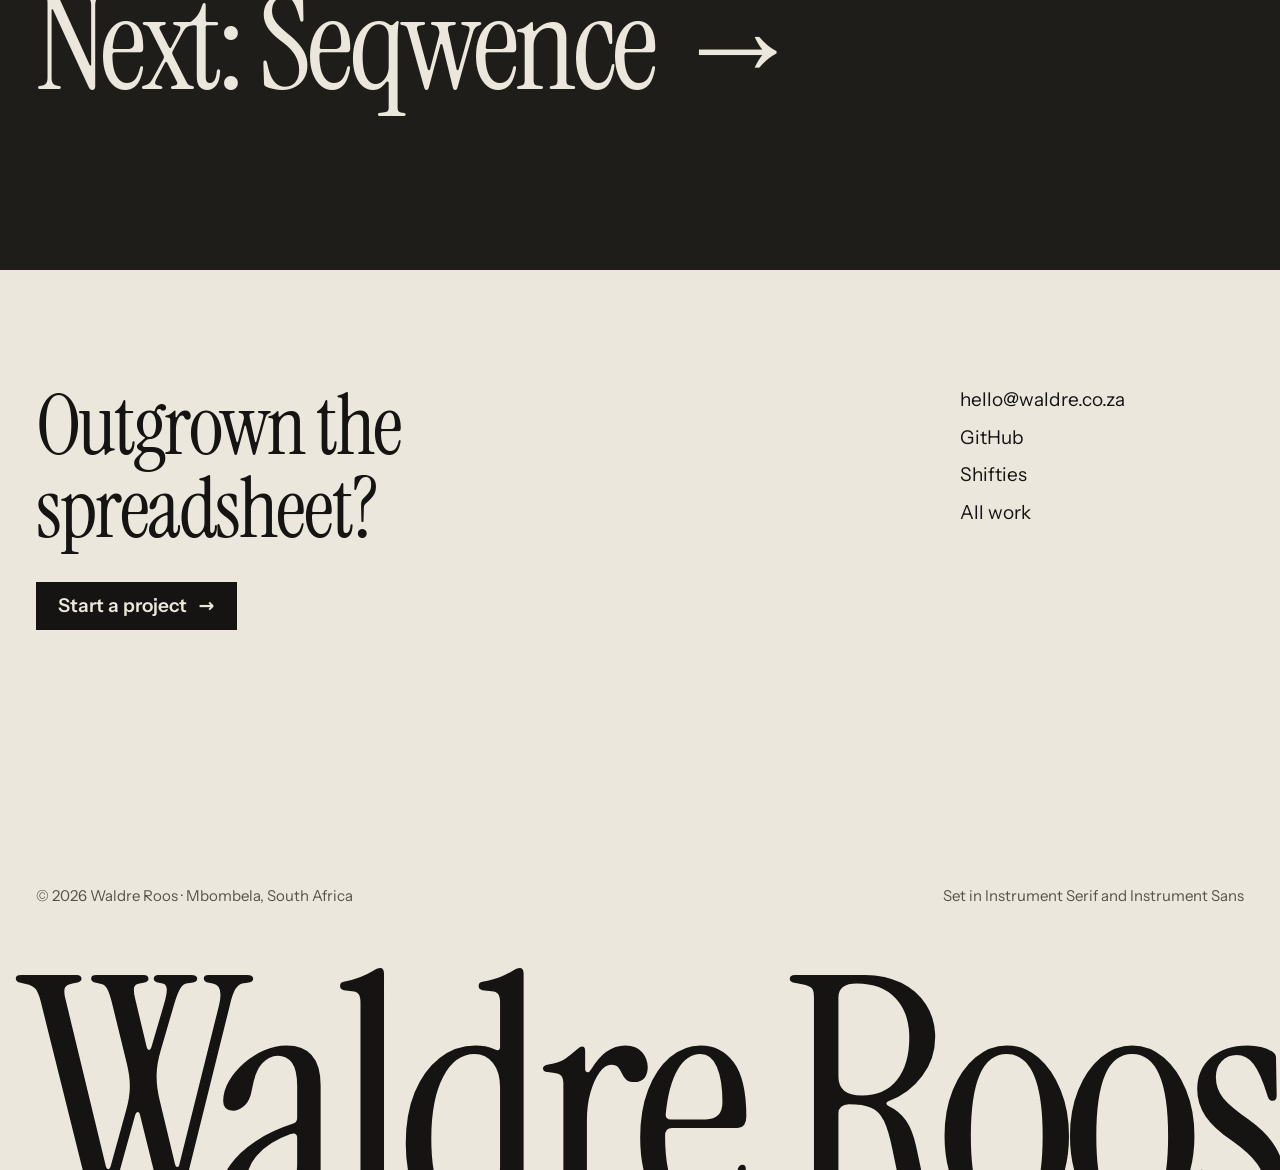
<file: work/shifties.html>
<!doctype html>
<html lang="en-ZA">
<head>
<meta charset="utf-8">
<meta name="viewport" content="width=device-width, initial-scale=1">
<title>Shifties · Waldre Roos</title>
<meta name="description" content="Staff rostering, clock-in, leave and bookings for restaurants, guest houses and schools, billed monthly in rand.">
<meta property="og:title" content="Shifties · Waldre Roos">
<meta property="og:description" content="Staff rostering, clock-in, leave and bookings for restaurants, guest houses and schools, billed monthly in rand.">
<meta property="og:type" content="website">
<meta property="og:url" content="https://royalenite.github.io/work/shifties">
<meta property="og:image" content="https://royalenite.github.io/assets/social.png">
<meta name="twitter:card" content="summary_large_image">
<meta name="theme-color" content="#151412">
<link rel="icon" href="/assets/favicon.svg" type="image/svg+xml">
<link rel="preload" href="/assets/fonts/instrument-serif.woff2" as="font" type="font/woff2" crossorigin>
<link rel="stylesheet" href="/assets/site.css">
<script>document.documentElement.classList.add('js')</script>
</head>
<body>
<a class="skip" href="#main">Skip to content</a>
<header class="top">
  <a class="monogram" href="/" aria-label="Waldre Roos, home">WR</a>
  <nav aria-label="Main">
    <a href="/#work" aria-current="page" class="hide-s">Work</a>
    <a href="/#about" class="hide-s">About</a>
    <a href="/contact">Contact</a>
    <a class="button" href="mailto:hello@waldre.co.za?subject=A%20project">Start a project</a>
  </nav>
</header>
<main id="main">
<section class="case-head">
  <h1><span class="line"><span data-line>Shifties</span></span></h1>
  <p class="lede" data-rise>Staff rostering, clock-in, leave and bookings for restaurants, guest houses and schools, billed monthly in rand.</p>
  <p class="facts" data-rise style="--i:1">Rostering &amp; bookings · 2026 · Closed, a commercial product · <a href="https://shifties.co.za">shifties.co.za</a></p>
</section>
<figure class="case-shot" data-reveal><img src="/assets/img/shifties-roster.jpg" alt="A week&#x27;s staff roster made by Shift Scatter, with shift times and days off" width="1600" height="1000"></figure>
<section class="case-body">
  <h2 data-reveal>What it does</h2>
  <ul class="feat">
      <li data-reveal style="--i:0"><b>Shift Scatter</b><p>Builds the week&#x27;s roster for you within a wage budget, and respects leave, days off, half days, overtime, minimum staff and rest between shifts.</p></li>
      <li data-reveal style="--i:1"><b>Clock-in</b><p>An installable clock-in app and a kiosk mode for a shared tablet: staff clock in with their ID, no login needed.</p></li>
      <li data-reveal style="--i:2"><b>Leave and closures</b><p>Leave requests with approval, public holidays and closures that the roster already knows about.</p></li>
      <li data-reveal style="--i:3"><b>Bookings</b><p>A public booking page and a bookings screen for the team.</p></li>
      <li data-reveal style="--i:4"><b>Budget and forecast</b><p>A turnover target, the wage cost so far and a forecast of where the period will end.</p></li>
      <li data-reveal style="--i:5"><b>Schools</b><p>A schools mode with timetables, teachers, subjects and relief cover.</p></li>
  </ul>
  <h2 data-reveal>How it's made</h2>
  <div class="prose" data-reveal>
      <p>Shifties is a product I design, build, host and support. A business signs up, adds its people and shifts, and has a roster the same afternoon; there is a demo with a seeded restaurant to try first.</p>
      <p>The front end is React and TypeScript; the API is Django with Celery for the background work (roster generation, reminders, reports), PostgreSQL, and Docker, deployed from CI.</p>
  </div>
  <ul class="stack" aria-label="Built with" data-reveal><li>React 19</li><li>TypeScript</li><li>Vite</li><li>Tailwind</li><li>Django</li><li>Django REST</li><li>Celery</li><li>Redis</li><li>PostgreSQL</li><li>Docker</li></ul>
</section>
<section class="gallery" aria-label="More screens">
  <figure data-reveal><img src="/assets/img/shifties-dashboard.jpg" alt="The dashboard: team size, shifts this period and hours per day" width="1600" height="1000" loading="lazy"><figcaption>The dashboard: team size, shifts this period and hours per day</figcaption></figure>
  <figure data-reveal><img src="/assets/img/shifties-control.jpg" alt="Control panel: today&#x27;s staff, and who&#x27;s on shift right now" width="1600" height="1000" loading="lazy"><figcaption>Control panel: today&#x27;s staff, and who&#x27;s on shift right now</figcaption></figure>
  <figure data-reveal><img src="/assets/img/shifties-budget.jpg" alt="Budgeting: the turnover target and the projection for the period" width="1600" height="1000" loading="lazy"><figcaption>Budgeting: the turnover target and the projection for the period</figcaption></figure>
  <figure data-reveal><img src="/assets/img/shifties-attendance.jpg" alt="Time &amp; attendance: every clock-in, with anything unusual flagged" width="1600" height="1000" loading="lazy"><figcaption>Time &amp; attendance: every clock-in, with anything unusual flagged</figcaption></figure>
</section>
<a class="next-case" href="/work/seqwence"><strong>Next: Seqwence →</strong></a>
</main>
<footer class="foot">
  <div class="invite" data-reveal>
    <p>Outgrown the spreadsheet?</p>
    <a class="button dark" href="/contact">Start a project <span class="arrow" aria-hidden="true">→</span></a>
  </div>
  <div class="links" data-reveal style="--i:1">
    <a href="mailto:hello@waldre.co.za">hello@waldre.co.za</a>
    <a href="https://github.com/RoyaleNite">GitHub</a>
    <a href="https://shifties.co.za">Shifties</a>
    <a href="/#work">All work</a>
  </div>
  <div class="legal">
    <span>© 2026 Waldre Roos · Mbombela, South Africa</span>
    <span>Set in Instrument Serif and Instrument Sans</span>
  </div>
  <p class="name" aria-hidden="true">Waldre Roos</p>
</footer>
<script src="/assets/site.js" defer></script>
</body>
</html>
</file>
<file: assets/site.css>
/* Waldre Roos · royalenite.github.io
   Colours and serif are the GitHub profile banner's. One radius (square), one button shape. */

@font-face { font-family: "Instrument Serif"; src: url("fonts/instrument-serif.woff2") format("woff2"); font-weight: 400; font-display: swap; }
@font-face { font-family: "Instrument Sans"; src: url("fonts/instrument-sans.woff2") format("woff2"); font-weight: 400 700; font-display: swap; }

:root {
  --ground: #151412;
  --ground-2: #1f1d1a;
  --ink: #ece7dc;
  --muted: #b3ac9e;
  --accent: #f0805a;
  --accent-ink: #151412;
  --paper: #ece7dc;
  --paper-2: #e2dccf;
  --paper-ink: #151412;
  --paper-muted: #57524a;
  --hl-1: #f0805a;
  --hl-2: #e9c46a;
  --hl-3: #9fc3a8;

  --serif: "Instrument Serif", Georgia, "Times New Roman", serif;
  --sans: "Instrument Sans", system-ui, -apple-system, "Segoe UI", sans-serif;

  --step-small: 0.9375rem;
  --step-body: clamp(1.0625rem, 1rem + 0.25vw, 1.1875rem);
  --step-lead: clamp(1.375rem, 1.1rem + 1vw, 2rem);
  --step-head: clamp(2.75rem, 1.6rem + 4.6vw, 5.25rem);
  --step-display: clamp(6rem, 25vw, 25rem);

  --margin: clamp(1rem, 2.8vw, 2.5rem);
  --section: clamp(6rem, 13vw, 13rem);

  --ease-out: cubic-bezier(0.22, 1, 0.36, 1);
  --ease-in-out: cubic-bezier(0.76, 0, 0.24, 1);
}

*, *::before, *::after { box-sizing: border-box; }
html { -webkit-text-size-adjust: 100%; text-size-adjust: 100%; }
body { margin: 0; background: var(--ground); color: var(--ink); font-family: var(--sans); font-size: var(--step-body); line-height: 1.55; -webkit-font-smoothing: antialiased; text-rendering: optimizeLegibility; }
h1, h2, h3, p, figure, blockquote, ul, ol, dl, dd { margin: 0; }
ul, ol { padding: 0; list-style: none; }
img { display: block; max-width: 100%; height: auto; }
a { color: inherit; }
button, input, textarea { font: inherit; color: inherit; }
::selection { background: var(--accent); color: var(--accent-ink); }
:focus-visible { outline: 2px solid var(--accent); outline-offset: 3px; }
h1, h2, h3 { font-weight: 400; text-wrap: balance; }
p { text-wrap: pretty; }
.sr-only { position: absolute; width: 1px; height: 1px; overflow: hidden; clip-path: inset(50%); white-space: nowrap; }
.skip { position: absolute; left: var(--margin); top: -4rem; z-index: 10; background: var(--accent); color: var(--accent-ink); padding: 0.6rem 1rem; }
.skip:focus { top: 1rem; }

/* ---------- top edge ---------- */
.top { position: absolute; inset: 0 0 auto 0; z-index: 3; display: flex; justify-content: space-between; align-items: center; gap: 1rem; padding: 1.25rem var(--margin); font-size: var(--step-small); }
.top a { text-decoration: none; }
.monogram { font-family: var(--serif); font-size: var(--step-lead); line-height: 1; letter-spacing: -0.02em; }
.top nav { display: flex; align-items: center; gap: clamp(0.9rem, 2.2vw, 2rem); }
.top nav a:not(.button) { text-decoration: underline; text-decoration-color: transparent; text-underline-offset: 0.25em; transition: text-decoration-color 180ms ease; }
.top nav a:not(.button):hover, .top nav a[aria-current] { text-decoration-color: currentColor; }

.button { display: inline-flex; align-items: center; justify-content: center; gap: 0.6em; min-height: 3rem; padding: 0 1.4rem; background: var(--accent); color: var(--accent-ink); font-weight: 600; text-decoration: none; white-space: nowrap; border: 0; cursor: pointer; transition: transform 140ms var(--ease-out), background-color 180ms ease; }
.button:hover { background: #f49673; }
.button:active { transform: scale(0.97); }
.button.dark { background: var(--paper-ink); color: var(--paper); }
.button.dark:hover { background: #2c2925; }
.button .arrow { transition: transform 220ms var(--ease-out); }
.button:hover .arrow { transform: translateX(4px); }

/* ---------- hero: stacked name, two inks ---------- */
.hero { position: relative; min-height: 100svh; padding: 0 var(--margin); display: grid; grid-template-rows: 14svh auto 1fr auto; }
.hero h1 { grid-row: 2; font-family: var(--serif); font-size: var(--step-display); line-height: 0.82; letter-spacing: -0.04em; }
.hero h1 .line { display: block; overflow: hidden; padding-bottom: 0.1em; margin-bottom: -0.1em; }
.hero h1 [data-line] { display: block; }
.hero h1 .two { color: var(--accent); }
.hero .say { grid-row: 4; justify-self: end; max-width: 30ch; margin-bottom: 2.5rem; font-size: var(--step-lead); line-height: 1.3; text-align: right; }
.hero .say a { display: block; margin-top: 0.9rem; font-size: var(--step-body); }

/* ---------- the live thing: what do you run on now ---------- */
.now { background: var(--paper); color: var(--paper-ink); padding: var(--section) var(--margin); display: grid; grid-template-columns: repeat(12, minmax(0, 1fr)); column-gap: 1.5rem; row-gap: 3rem; }
.now h2 { grid-column: 1 / span 7; font-family: var(--serif); font-size: var(--step-head); line-height: 0.98; letter-spacing: -0.025em; }
.now .choices { grid-column: 1 / span 5; display: flex; flex-direction: column; gap: 0.5rem; align-self: start; }
.choice { display: flex; justify-content: space-between; align-items: center; gap: 1rem; width: 100%; min-height: 4rem; padding: 0 1.25rem; background: var(--paper-2); border: 0; text-align: left; font-size: var(--step-lead); font-family: var(--serif); cursor: pointer; transition: background-color 180ms ease, color 180ms ease, transform 140ms var(--ease-out); }
.choice::after { content: "→"; font-family: var(--sans); font-size: 1.1rem; opacity: 0; transform: translateX(-6px); transition: opacity 180ms ease, transform 220ms var(--ease-out); }
.choice:hover { background: #d6cfbf; }
.choice:active { transform: scale(0.99); }
.choice[aria-pressed="true"] { background: var(--paper-ink); color: var(--paper); }
.choice[aria-pressed="true"]::after { opacity: 1; transform: none; }
.answer { grid-column: 7 / span 6; align-self: start; min-height: 22rem; }
.answer .panel[hidden] { display: none; }
.answer .panel { animation: panel-in 420ms var(--ease-out); }
.answer h3 { font-family: var(--serif); font-size: var(--step-head); line-height: 1.02; letter-spacing: -0.02em; margin-bottom: 1.25rem; }
.answer p { max-width: 44ch; }
.answer .proof { margin-top: 1.25rem; color: var(--paper-muted); }
.answer .proof a { color: var(--paper-ink); }
.answer .button { margin-top: 2rem; }
@keyframes panel-in { from { opacity: 0; transform: translateY(10px); } to { opacity: 1; transform: none; } }

/* ---------- work: big names, fixed preview ---------- */
.work { padding: var(--section) var(--margin); display: grid; grid-template-columns: repeat(12, minmax(0, 1fr)); column-gap: 1.5rem; }
.work > h2 { grid-column: 1 / -1; font-size: var(--step-lead); font-family: var(--serif); margin-bottom: 3rem; }
.work .names { grid-column: 1 / span 8; }
.work .names a { display: flex; align-items: baseline; gap: 1.25rem; padding: 0.6rem 0; text-decoration: none; color: var(--muted); transition: color 200ms ease; }
.work .names .n { font-family: var(--serif); font-size: var(--step-head); line-height: 1; letter-spacing: -0.025em; }
.work .names .k { font-family: var(--sans); font-size: var(--step-small); letter-spacing: 0; color: var(--muted); font-variant-numeric: tabular-nums; margin-left: 0.75rem; vertical-align: 0.35em; white-space: nowrap; }
.work .names a.on { color: var(--ink); }
.work .names a.on .k { color: var(--accent); }
.work .names .pic { display: none; }
.work .frame { grid-column: 9 / span 4; position: sticky; top: 15vh; align-self: start; aspect-ratio: 4 / 5; background: var(--ground-2); overflow: hidden; }
.work .frame > * { position: absolute; inset: 0; opacity: 0; transition: opacity 200ms ease; }
.work .frame > .on { opacity: 1; }
.work .frame img { width: 100%; height: 100%; object-fit: cover; object-position: left top; }
.work .frame .typecard { display: flex; flex-direction: column; justify-content: flex-end; padding: 1.75rem; font-family: var(--serif); font-size: clamp(1.75rem, 1rem + 1.6vw, 2.75rem); line-height: 1.05; letter-spacing: -0.015em; }
.typecard.c1 { background: var(--hl-1); color: var(--accent-ink); }
.typecard.c2 { background: var(--hl-2); color: var(--accent-ink); }
.typecard.c3 { background: var(--hl-3); color: var(--accent-ink); }
.typecard.c4 { background: var(--paper); color: var(--paper-ink); }

/* ---------- full-bleed picture band ---------- */
.band { position: relative; height: min(88svh, 62vw); overflow: hidden; background: var(--ground-2); }
.band img, .band video { display: block; width: 100%; height: 100%; object-fit: cover; object-position: center top; transform: scale(1.06); transition: transform 1600ms var(--ease-out); }
.band.is-in img, .band.is-in video { transform: scale(1); }
.band figcaption { position: absolute; left: var(--margin); bottom: 1.25rem; background: var(--ground); padding: 0.5rem 0.8rem; font-size: var(--step-small); }

/* ---------- about: two columns, highlighted words ---------- */
.about { padding: var(--section) var(--margin); }
.about .story { columns: 2; column-gap: 2.5rem; font-family: var(--serif); font-size: var(--step-lead); line-height: 1.2; color: var(--muted); hyphens: auto; }
.about .story p + p { margin-top: 0.7em; }
.about .story strong { font-weight: 400; color: var(--ink); }
.hl { hyphens: none; color: var(--accent-ink); padding: 0 0.12em; -webkit-box-decoration-break: clone; box-decoration-break: clone; }
.hl.a { background: var(--hl-1); }
.hl.b { background: var(--hl-2); }
.hl.c { background: var(--hl-3); }
.about .story a.hl { text-decoration: none; background: var(--hl-1); transition: background-color 180ms ease; }
.about .story a.hl:hover { background: var(--paper); }

/* ---------- list: two-ended rows ---------- */
.services { padding: var(--section) var(--margin); background: var(--ground-2); }
.services .col { width: min(680px, 100%); margin-left: min(22vw, calc(100% - min(680px, 100%))); }
.services h2 { font-family: var(--serif); font-size: var(--step-lead); margin-bottom: 2rem; }
.services .group + .group { margin-top: 2.75rem; }
.services .group > p { color: var(--muted); margin-bottom: 0.5rem; }
.services li { display: flex; justify-content: space-between; align-items: baseline; gap: 1.5rem; padding: 0.55rem 0; }
.services li .name { display: flex; align-items: baseline; gap: 0.6rem; }
.services li .dot { width: 0.6rem; height: 0.6rem; border-radius: 50%; flex: none; transform: translateY(-0.05em); }
.services li .val { font-size: var(--step-small); color: var(--muted); text-align: right; white-space: nowrap; }
.services li .name span:last-child { max-width: 34ch; }

/* ---------- contact: one field ---------- */
.contact { padding: 12.5rem var(--margin) 10rem; }
.contact .col { width: min(560px, 100%); margin: 0 auto; }
.contact .prompt { font-size: var(--step-lead); line-height: 1.25; font-weight: 500; }
.contact .prompt { color: var(--muted); }
.contact .prompt-2 { font-size: var(--step-lead); line-height: 1.25; font-weight: 500; }
.contact form { margin-top: 1.75rem; position: relative; }
.contact textarea { display: block; width: 100%; min-height: 4rem; height: 4rem; resize: vertical; padding: 1.1rem 4.25rem 1.1rem 1.25rem; background: var(--paper); color: var(--paper-ink); border: 0; font-size: 1.0625rem; line-height: 1.4; }
.contact textarea::placeholder { color: var(--paper-muted); }
.contact textarea:focus { outline: 2px solid var(--accent); outline-offset: -2px; }
.contact form button { position: absolute; right: 0.5rem; top: 0.5rem; width: 3rem; height: 3rem; border-radius: 50%; background: var(--accent); color: var(--accent-ink); border: 0; cursor: pointer; font-size: 1.25rem; transition: transform 140ms var(--ease-out), background-color 180ms ease; }
.contact form button:hover { background: #f49673; }
.contact form button:active { transform: scale(0.92); }
.contact .next { margin-top: 1rem; font-size: var(--step-small); color: var(--muted); }
.contact dl { margin-top: 4.5rem; display: grid; grid-template-columns: 8rem 1fr; row-gap: 0.75rem; font-size: var(--step-small); }
.contact dt { color: var(--muted); }
.contact dd a { text-underline-offset: 0.2em; }

/* ---------- footer: invitation over a cropped name ---------- */
.foot { position: relative; overflow: hidden; background: var(--paper); color: var(--paper-ink); min-height: 100svh; padding: clamp(4rem, 9vw, 8rem) var(--margin) 0; display: grid; grid-template-columns: repeat(12, minmax(0, 1fr)); column-gap: 1.5rem; grid-template-rows: auto 1fr auto auto; }
.foot .invite { grid-column: 1 / span 7; }
.foot .invite p { font-family: var(--serif); font-size: var(--step-head); line-height: 0.98; letter-spacing: -0.025em; margin-bottom: 2rem; }
.foot .links { grid-column: 10 / span 3; display: flex; flex-direction: column; gap: 0.5rem; }
.foot .links a { text-decoration: none; text-underline-offset: 0.2em; }
.foot .links a:hover { text-decoration: underline; }
.foot .legal { grid-column: 1 / -1; grid-row: 3; display: flex; justify-content: space-between; gap: 1rem; font-size: var(--step-small); color: var(--paper-muted); padding-bottom: 0.75rem; }
.foot .name { grid-column: 1 / -1; grid-row: 4; font-family: var(--serif); font-size: 27vw; line-height: 0.8; letter-spacing: -0.045em; white-space: nowrap; margin-left: -0.04em; transform: translateY(18%); margin-bottom: -2vw; }

/* ---------- case-study pages ---------- */
.case-head { padding: 9rem var(--margin) 0; display: grid; grid-template-columns: repeat(12, minmax(0, 1fr)); column-gap: 1.5rem; row-gap: 2rem; }
.case-head h1 { grid-column: 1 / -1; font-family: var(--serif); font-size: clamp(4.5rem, 1rem + 12vw, 12rem); line-height: 0.85; letter-spacing: -0.04em; }
.case-head h1 .line { display: block; overflow: hidden; padding-bottom: 0.1em; margin-bottom: -0.1em; }
.case-head h1 [data-line] { display: block; }
.case-head .lede { grid-column: 1 / span 7; font-size: var(--step-lead); line-height: 1.3; }
.case-head .facts { grid-column: 9 / span 4; align-self: end; color: var(--muted); }
.case-head .facts a { color: var(--accent); text-underline-offset: 0.2em; }
.case-head dl { grid-column: 9 / span 4; display: grid; grid-template-columns: 6rem 1fr; row-gap: 0.6rem; font-size: 0.9375rem; align-self: end; }
.case-head dt { color: var(--muted); }
.case-head dd a { color: var(--accent); text-underline-offset: 0.2em; }
.case-shot { margin: 5rem var(--margin) 0; background: var(--ground-2); }
.case-shot img { width: 100%; }
.case-body { padding: var(--section) var(--margin); display: grid; grid-template-columns: repeat(12, minmax(0, 1fr)); column-gap: 1.5rem; row-gap: 4rem; }
.case-body h2 { grid-column: 1 / span 4; font-family: var(--serif); font-size: clamp(2rem, 1.4rem + 2vw, 3.25rem); line-height: 1; letter-spacing: -0.02em; }
.case-body .feat { grid-column: 6 / span 7; }
.case-body .feat li { padding: 0.85rem 0; }
.case-body .feat li + li { margin-top: 0.25rem; }
.case-body .feat b { display: block; font-weight: 600; margin-bottom: 0.15rem; }
.case-body .feat p { color: var(--muted); max-width: 58ch; }
.case-body .prose { grid-column: 6 / span 7; }
.case-body .prose p { max-width: 60ch; }
.case-body .prose p + p { margin-top: 1em; }
.case-body .stack { grid-column: 6 / span 7; display: flex; flex-wrap: wrap; gap: 0.5rem; }
.case-body .stack li { background: var(--ground-2); padding: 0.4rem 0.8rem; font-size: 0.9375rem; }
.gallery { padding: 0 var(--margin); display: grid; grid-template-columns: repeat(12, minmax(0, 1fr)); column-gap: 1.5rem; row-gap: 1.5rem; }
.gallery figure:nth-child(odd) { grid-column: 1 / span 7; }
.gallery figure:nth-child(even) { grid-column: 6 / span 7; }
.gallery figcaption { margin-top: 0.6rem; font-size: var(--step-small); color: var(--muted); }
.case-type { margin: 5rem var(--margin) 0; padding: clamp(2rem, 5vw, 4.5rem); min-height: 60svh; display: flex; align-items: flex-end; font-family: var(--serif); font-size: clamp(2.25rem, 1rem + 4vw, 5rem); line-height: 1; letter-spacing: -0.025em; }
.case-type span { max-width: 18ch; }
.next-case { display: block; padding: var(--section) var(--margin); background: var(--ground-2); text-decoration: none; }
.next-case span { display: block; color: var(--muted); margin-bottom: 0.75rem; }
.next-case strong { font-family: var(--serif); font-weight: 400; font-size: clamp(3.5rem, 1rem + 9vw, 9rem); line-height: 0.9; letter-spacing: -0.035em; transition: color 200ms ease; }
.next-case:hover strong { color: var(--accent); }

/* ---------- 404 ---------- */
.lost { min-height: 100svh; padding: 0 var(--margin); display: grid; align-content: center; gap: 2rem; }
.lost h1 { font-family: var(--serif); font-size: clamp(4rem, 1rem + 11vw, 11rem); line-height: 0.85; letter-spacing: -0.04em; }
.lost p { font-size: var(--step-lead); max-width: 30ch; }

@media (max-width: 1080px) {
  .now > * { grid-column: 1 / -1 !important; }
  .answer h3 { font-size: clamp(2rem, 1rem + 4vw, 3.25rem); }
}

/* ---------- phone ---------- */
@media (max-width: 760px) {
  .top nav .hide-s { display: none; }
  .hero { grid-template-rows: 18svh auto 1fr auto; }
  .hero h1 { font-size: 34vw; }
  .hero .say { justify-self: start; text-align: left; font-size: 1.25rem; margin-bottom: 1.5rem; }
  .now, .work, .case-head, .case-body, .gallery, .foot { grid-template-columns: 1fr; }
  .now > *, .work > *, .case-head > *, .case-body > *, .gallery > *, .foot > * { grid-column: 1 / -1 !important; }
  .answer { min-height: 0; }
  .choice { min-height: 3.5rem; }
  .work .frame { display: none; }
  .work .names li + li { margin-top: 2.5rem; }
  .work .names a { flex-direction: column; gap: 0.4rem; color: var(--ink); }
  .work .names .pic { display: block; width: 100%; aspect-ratio: 16 / 10; object-fit: cover; object-position: left top; margin-bottom: 0.75rem; }
  .work .names .pic.typecard { display: flex; align-items: flex-end; padding: 1.25rem; font-family: var(--serif); font-size: 1.75rem; line-height: 1.05; }
  .work .names .n { font-size: 11vw; }
  .work .names .k { display: block; margin: 0.4rem 0 0; vertical-align: 0; }
  .about .story { columns: 1; font-size: 1.3rem; line-height: 1.28; hyphens: manual; }
  .services .col { margin-left: 0; }
  .services li { flex-direction: column; gap: 0.15rem; padding: 0.7rem 0; }
  .services li .val { text-align: left; padding-left: 1.2rem; white-space: normal; }
  .contact { padding: 7rem var(--margin) 6rem; }
  .contact dl { grid-template-columns: 1fr; row-gap: 0.15rem; }
  .contact dd { margin-bottom: 1rem; }
  .foot { min-height: 90svh; grid-template-rows: auto auto 1fr auto auto; }
  .foot .invite p { font-size: 11vw; }
  .foot .invite .button { width: 100%; }
  .foot .links { grid-row: 2; flex-direction: row; flex-wrap: wrap; gap: 0.4rem 1.25rem; margin-top: 2.5rem; }
  .foot .legal { grid-row: 4; flex-direction: column; gap: 0.25rem; }
  .foot .name { grid-row: 5; font-size: 34vw; }
  .case-head { padding-top: 7rem; }
  .case-head .facts { grid-column: 9 / span 4; align-self: end; color: var(--muted); }
.case-head .facts a { color: var(--accent); text-underline-offset: 0.2em; }
.case-head dl { grid-template-columns: 5.5rem 1fr; }
  .case-shot { margin-top: 3rem; }
  .case-body { row-gap: 1.5rem; }
  .case-body h2 { margin-top: 2rem; }
}

/* ---------- motion (content stays visible without script, and under reduced motion) ---------- */
@media (prefers-reduced-motion: no-preference) {
  .js [data-line] { transform: translateY(105%); animation: line-up 900ms var(--ease-out) forwards; animation-delay: calc(var(--i, 0) * 110ms + 150ms); }
  .js [data-rise] { opacity: 0; transform: translateY(18px); animation: rise 800ms var(--ease-out) forwards; animation-delay: calc(var(--i, 0) * 90ms + 500ms); }
  .js [data-reveal] { opacity: 0; transform: translateY(24px); transition: opacity 700ms var(--ease-out), transform 900ms var(--ease-out); transition-delay: calc(var(--i, 0) * 75ms); }
  .js [data-reveal].is-in { opacity: 1; transform: none; }
}
@media (prefers-reduced-motion: reduce) {
  .band img, .band video { transform: none; transition: none; }
  .answer .panel { animation: none; }
}
@keyframes line-up { to { transform: none; } }
@keyframes rise { to { opacity: 1; transform: none; } }
</file>
